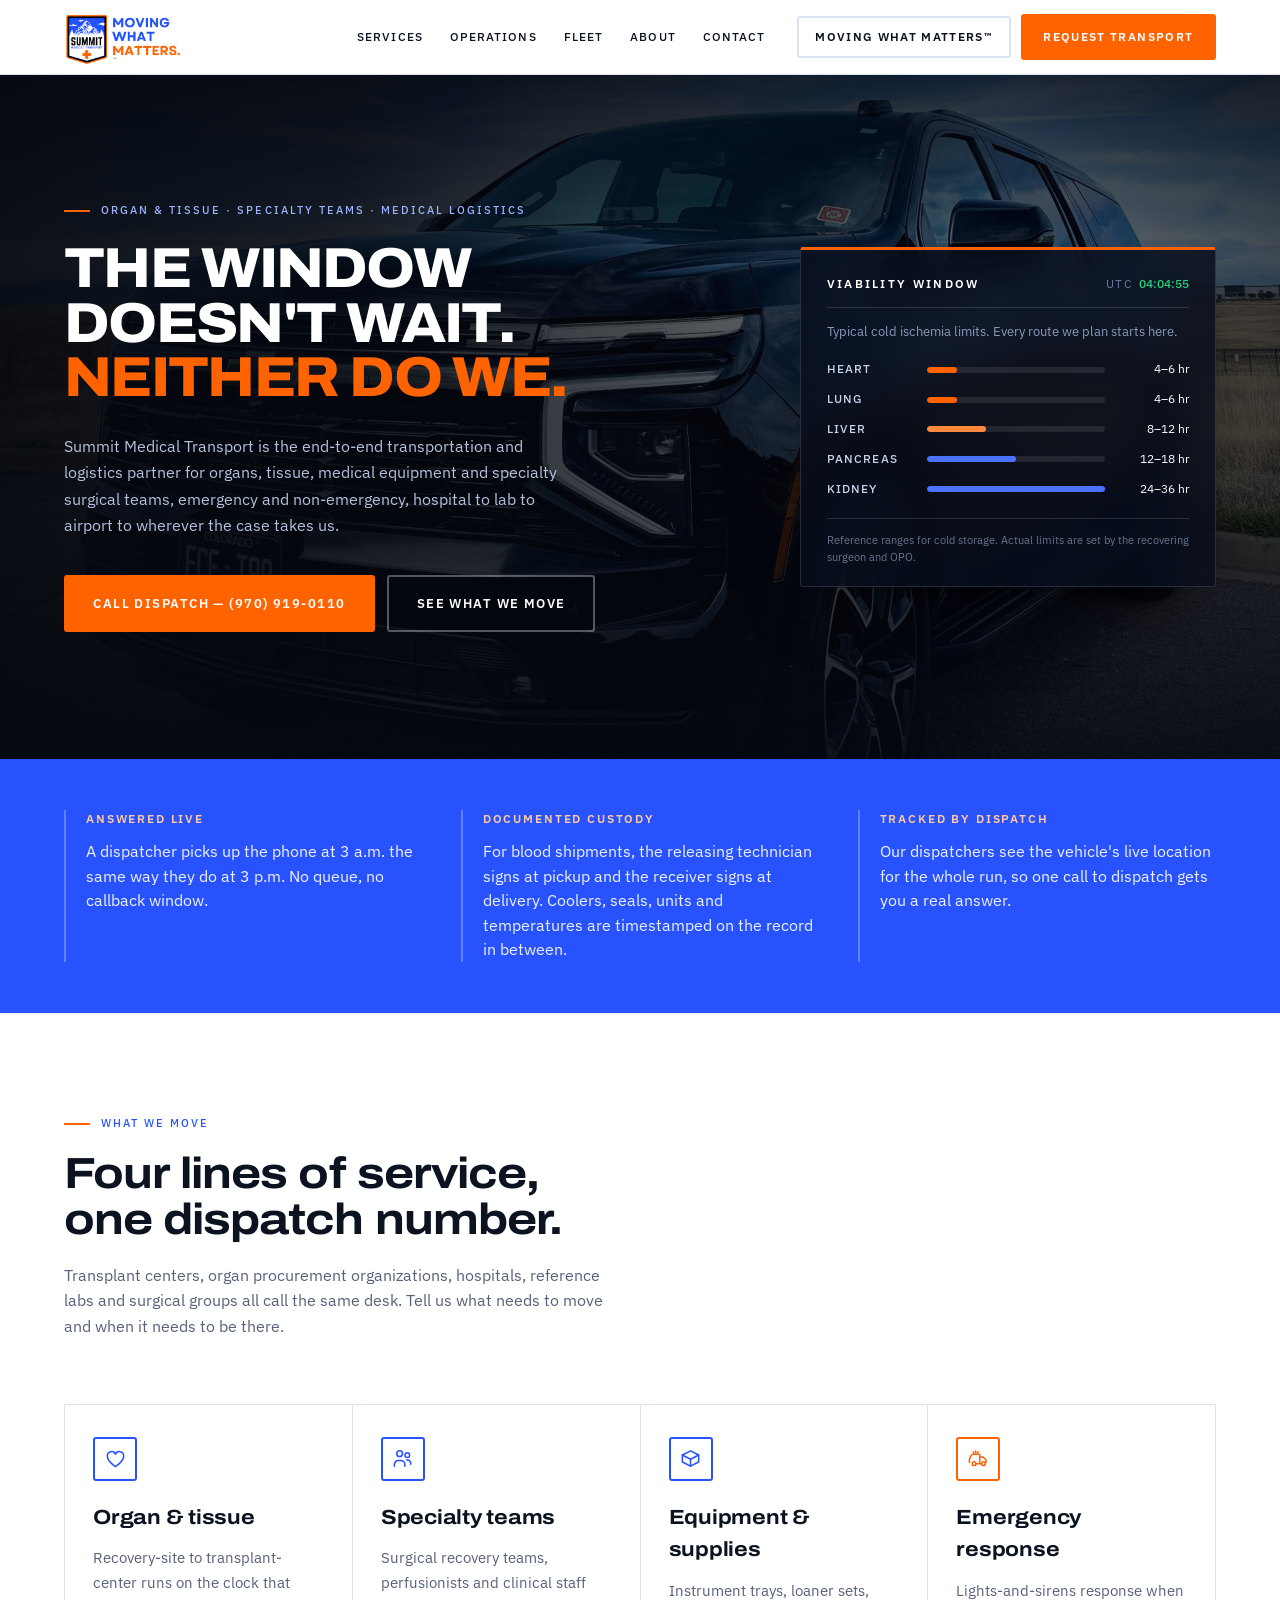
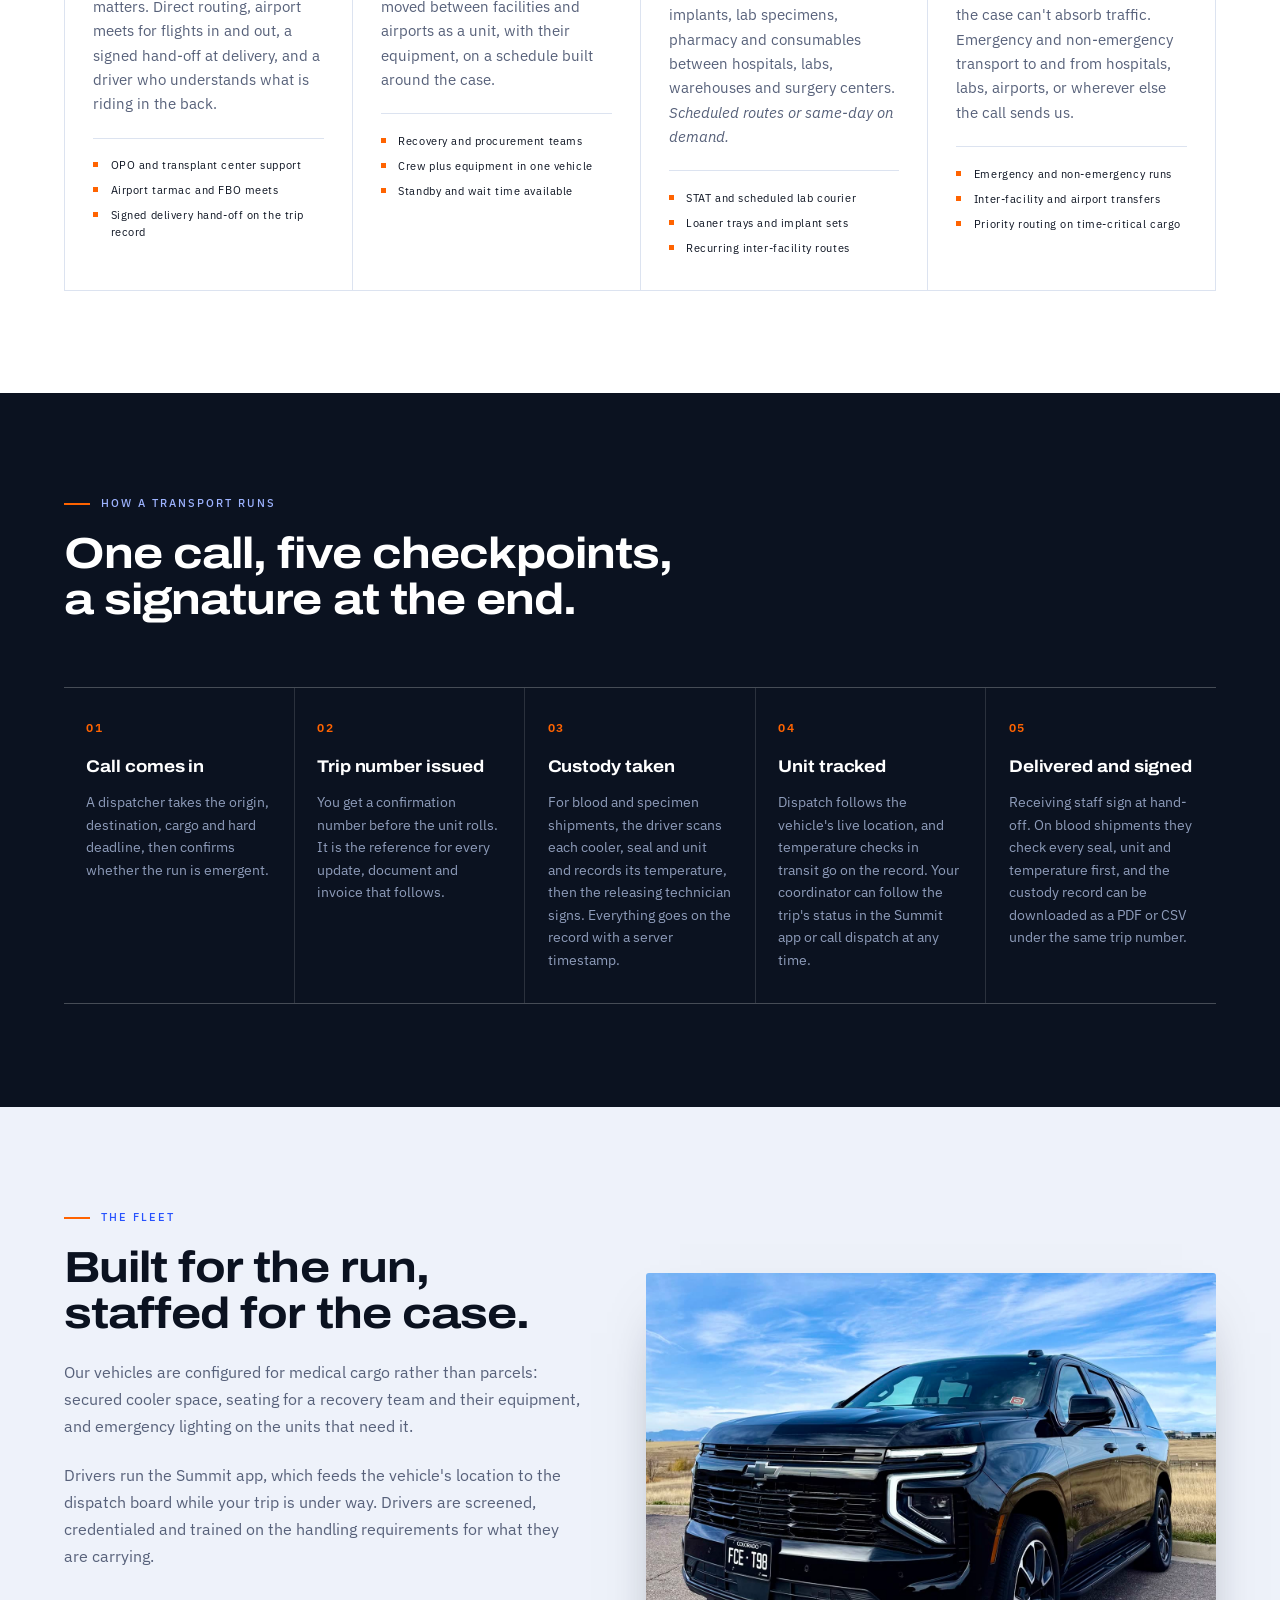
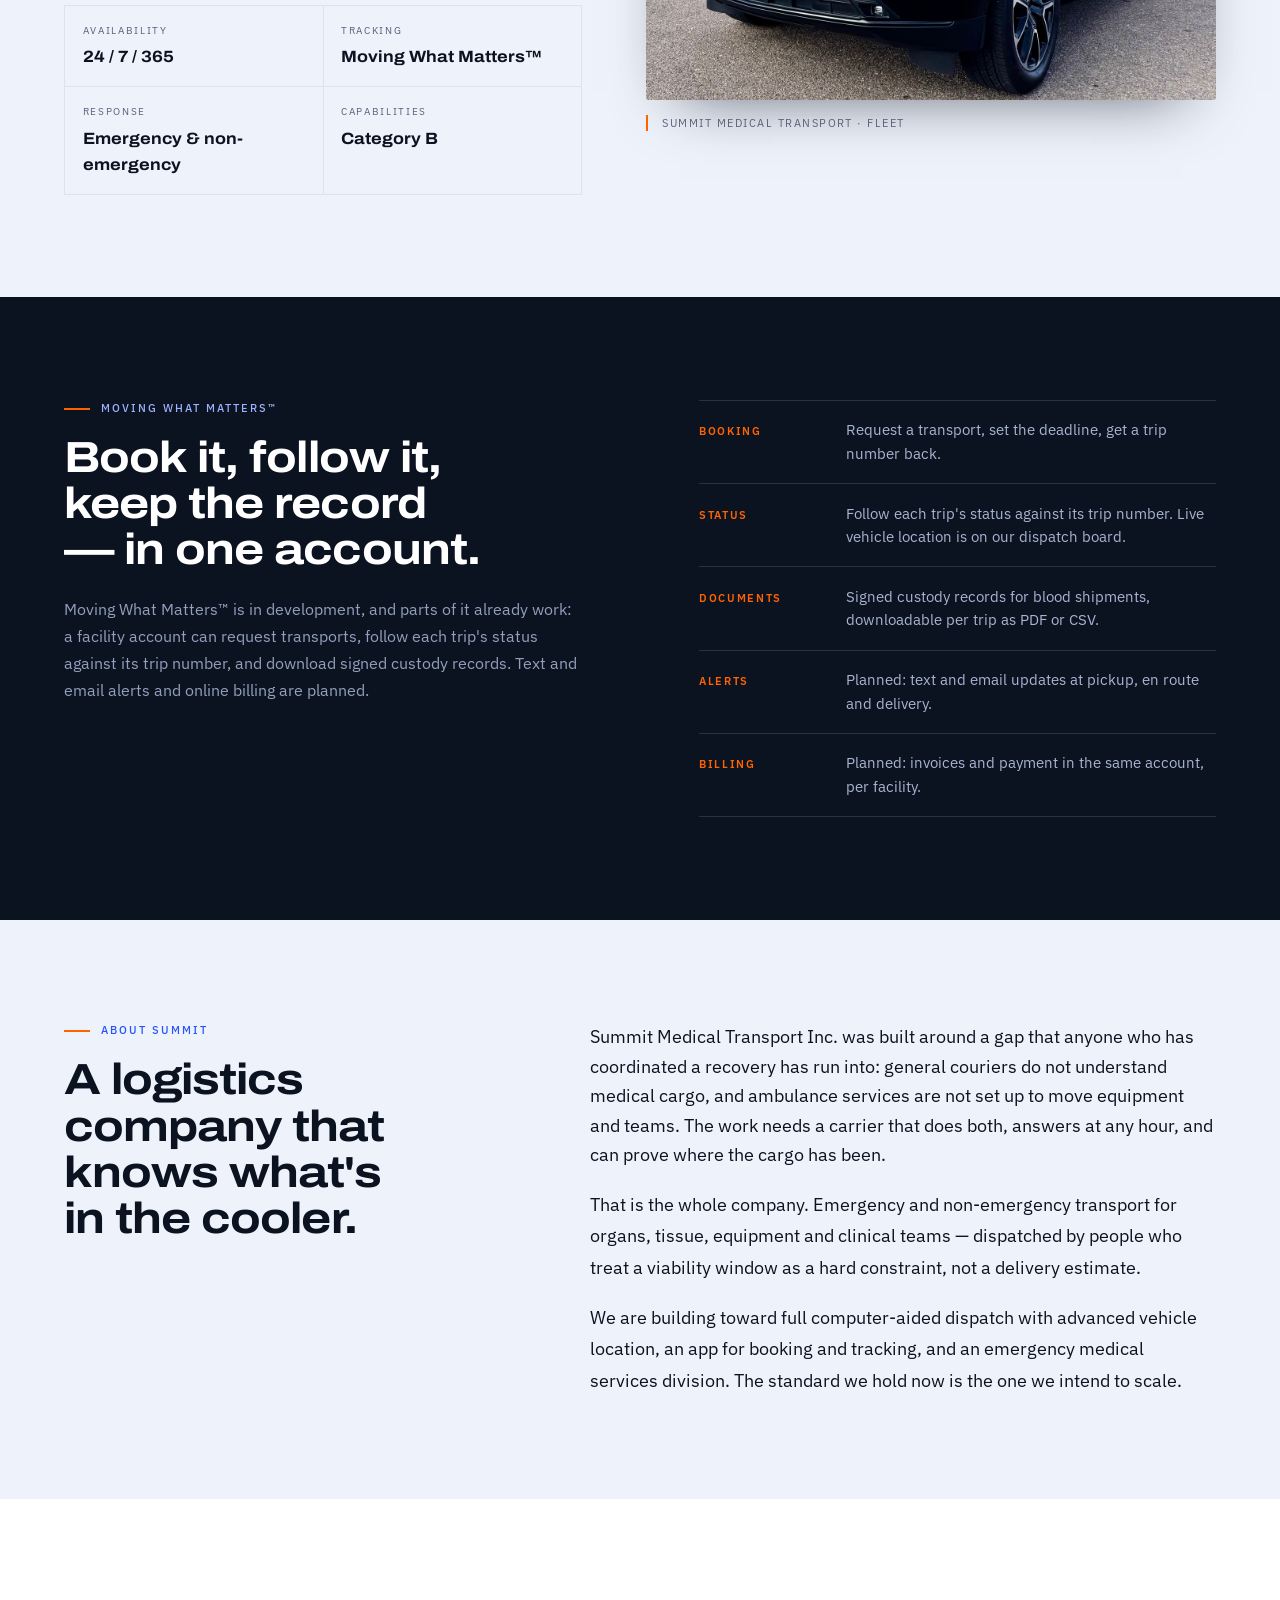
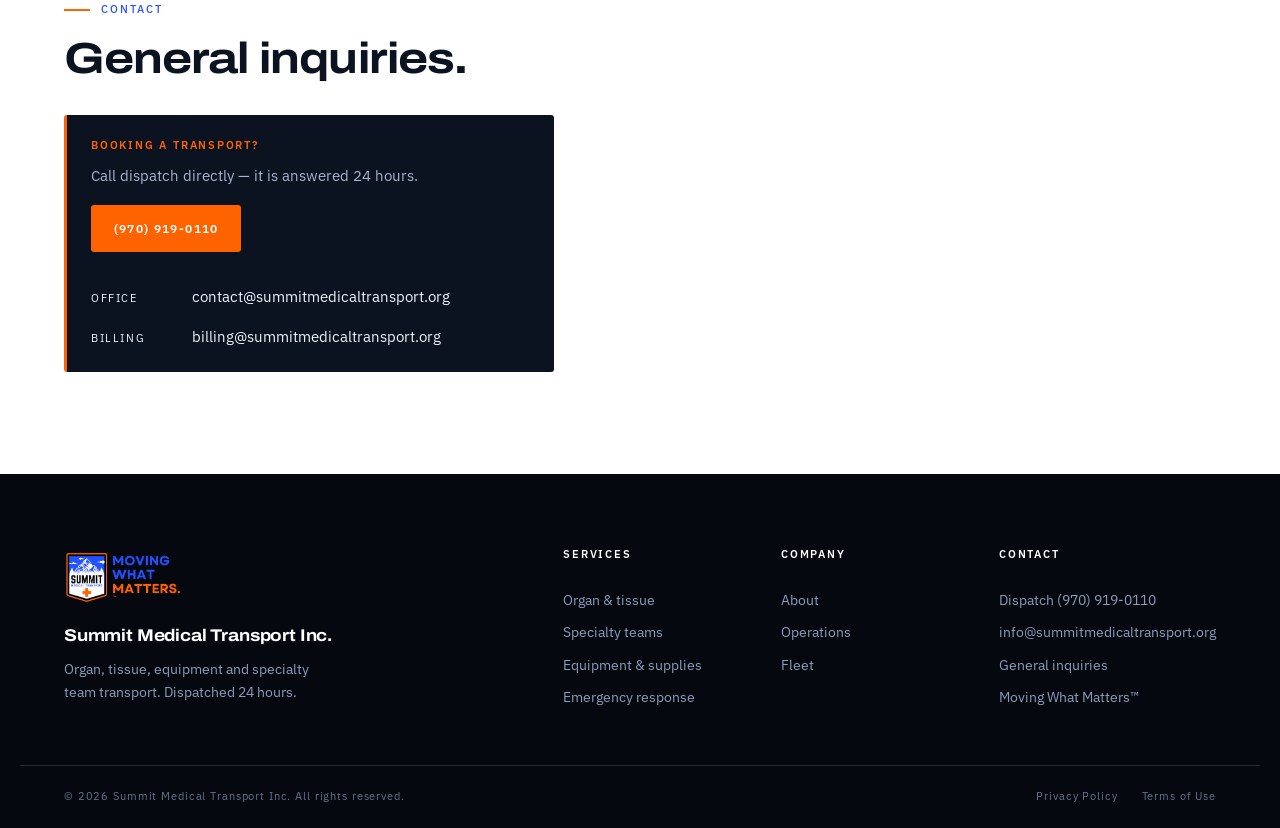
<file: index.html>
<!DOCTYPE html>
<html lang="en">
<head>
<meta charset="utf-8">
<meta name="viewport" content="width=device-width, initial-scale=1">
<title>Summit Medical Transport — Organ, Specialty Team &amp; Medical Logistics</title>
<meta name="description" content="Summit Medical Transport moves organs, tissue, medical equipment and specialty surgical teams between hospitals, labs and airports. Emergency and non-emergency transport, dispatched 24/7.">
<meta name="theme-color" content="#05080F">
<link rel="canonical" href="https://summitmedicaltransport.org/">

<meta property="og:type" content="website">
<meta property="og:url" content="https://summitmedicaltransport.org/">
<meta property="og:title" content="Summit Medical Transport">
<meta property="og:description" content="Organ, tissue, equipment and specialty team transport. Emergency and non-emergency. Dispatched 24/7.">
<meta property="og:image" content="https://summitmedicaltransport.org/assets/img/og-card.jpg">
<meta property="og:image:width" content="1200">
<meta property="og:image:height" content="630">
<meta name="twitter:card" content="summary_large_image">

<link rel="icon" href="assets/img/favicon.png" type="image/png">
<link rel="apple-touch-icon" href="assets/img/apple-touch-icon.png">

<link rel="preconnect" href="https://fonts.googleapis.com">
<link rel="preconnect" href="https://fonts.gstatic.com" crossorigin>
<link href="https://fonts.googleapis.com/css2?family=Archivo:wdth,wght@100..125,400..800&family=IBM+Plex+Mono:wght@400;500;600&family=IBM+Plex+Sans:wght@400;500;600&display=swap" rel="stylesheet">
<link rel="stylesheet" href="assets/css/styles.css">

<script type="application/ld+json">
{
  "@context": "https://schema.org",
  "@type": "MovingCompany",
  "name": "Summit Medical Transport Inc.",
  "url": "https://summitmedicaltransport.org/",
  "logo": "https://summitmedicaltransport.org/assets/img/summit-logo-512.png",
  "description": "End-to-end organ, medical equipment and specialty team transportation and logistics. Emergency and non-emergency medical transport.",
  "telephone": "+1-970-919-0110",
  "email": "dispatch@summitmedicaltransport.org",
  "areaServed": "Denver, CO",
  "openingHoursSpecification": {
    "@type": "OpeningHoursSpecification",
    "dayOfWeek": ["Monday","Tuesday","Wednesday","Thursday","Friday","Saturday","Sunday"],
    "opens": "00:00",
    "closes": "23:59"
  }
}
</script>
</head>
<body>
<a class="skip" href="#main">Skip to content</a>

<!-- ══ BANNER ════════════════════════════════════════════════════════ -->
<header class="banner" id="banner">
  <div class="wrap banner__in">
    <a class="brand" href="#top" aria-label="Summit Medical Transport, home">
      <img class="brand__mark" src="assets/img/MOVING_WHAT_MATTERS_small.png" alt="" width="1563" height="763">
    </a>

    <nav class="nav" id="nav" aria-label="Primary">
      <a href="#services">Services</a>
      <a href="#operations">Operations</a>
      <a href="#fleet">Fleet</a>
      <a href="#about">About</a>
      <!-- <a href="#careers">Careers</a> -->
      <a href="#contact">Contact</a>
    </nav>

    <div class="banner__act">
      <a class="btn btn--ghost" href="#portal">Moving What Matters&trade;</a>
      <a class="btn btn--signal" href="tel:+19709190110">Request Transport</a>
    </div>

    <button class="burger" id="burger" aria-expanded="false" aria-controls="nav" aria-label="Open menu">
      <span></span><span></span><span></span>
    </button>
  </div>
</header>

<main id="main">
<span id="top"></span>

<!-- ══ HERO ══════════════════════════════════════════════════════════ -->
<section class="hero">
  <!--
    HERO MEDIA
    To swap in fleet video later, replace this <img> with:

    <video class="hero__media" autoplay muted loop playsinline poster="assets/img/fleet-hero.jpg">
      <source src="assets/video/fleet.mp4" type="video/mp4">
    </video>

    Keep the .hero__scrim div below it — it holds the text contrast.
  -->
  <img class="hero__media" src="assets/img/fleet-hero.jpg" alt="" width="1920" height="1200" fetchpriority="high">
  <div class="hero__scrim" aria-hidden="true"></div>

  <div class="wrap hero__in">
    <div class="hero__copy">
      <p class="eyebrow eyebrow--onDark">Organ &amp; tissue · Specialty teams · Medical logistics</p>
      <h1 class="hero__h1">The window<br>doesn't&nbsp;wait.<br><em>Neither&nbsp;do&nbsp;we.</em></h1>
      <p class="hero__lede">
        Summit Medical Transport is the end-to-end transportation and logistics
        partner for organs, tissue, medical equipment and specialty surgical
        teams, emergency and non-emergency, hospital to lab to airport to
        wherever the case takes us.
      </p>
      <div class="hero__cta">
        <a class="btn btn--signal btn--lg" href="tel:+19709190110">Call dispatch — (970) 919-0110</a>
        <a class="btn btn--outline btn--lg" href="#services">See what we move</a>
      </div>
    </div>

    <!-- ══ SIGNATURE: VIABILITY BOARD ══ -->
    <aside class="board" aria-labelledby="board-h">
      <header class="board__head">
        <h2 class="board__title" id="board-h">Viability window</h2>
        <p class="board__clock"><span class="board__clockLabel">UTC</span><span id="utc" class="board__clockVal">--:--:--</span></p>
      </header>
      <p class="board__note">Typical cold ischemia limits. Every route we plan starts here.</p>
      <ul class="board__list">
        <li class="board__row" style="--pct:17%; --tone:var(--signal)">
          <span class="board__organ">Heart</span>
          <span class="board__track"><i class="board__fill"></i></span>
          <span class="board__val">4–6 hr</span>
        </li>
        <li class="board__row" style="--pct:17%; --tone:var(--signal)">
          <span class="board__organ">Lung</span>
          <span class="board__track"><i class="board__fill"></i></span>
          <span class="board__val">4–6 hr</span>
        </li>
        <li class="board__row" style="--pct:33%; --tone:var(--signal-soft)">
          <span class="board__organ">Liver</span>
          <span class="board__track"><i class="board__fill"></i></span>
          <span class="board__val">8–12 hr</span>
        </li>
        <li class="board__row" style="--pct:50%; --tone:var(--summit-lift)">
          <span class="board__organ">Pancreas</span>
          <span class="board__track"><i class="board__fill"></i></span>
          <span class="board__val">12–18 hr</span>
        </li>
        <li class="board__row" style="--pct:100%; --tone:var(--summit-lift)">
          <span class="board__organ">Kidney</span>
          <span class="board__track"><i class="board__fill"></i></span>
          <span class="board__val">24–36 hr</span>
        </li>
      </ul>
      <p class="board__foot">Reference ranges for cold storage. Actual limits are set by the recovering surgeon and OPO.</p>
    </aside>
  </div>
</section>

<!-- ══ PROMISE STRIP ═════════════════════════════════════════════════ -->
<section class="strip" aria-label="How we operate">
  <div class="wrap strip__in">
    <div class="strip__item">
      <p class="strip__k">Answered live</p>
      <p class="strip__v">A dispatcher picks up the phone at 3&nbsp;a.m. the same way they do at 3&nbsp;p.m. No queue, no callback window.</p>
    </div>
    <div class="strip__item">
      <p class="strip__k">Documented custody</p>
      <p class="strip__v">For blood shipments, the releasing technician signs at pickup and the receiver signs at delivery. Coolers, seals, units and temperatures are timestamped on the record in between.</p>
    </div>
    <div class="strip__item">
      <p class="strip__k">Tracked by dispatch</p>
      <p class="strip__v">Our dispatchers see the vehicle's live location for the whole run, so one call to dispatch gets you a real answer.</p>
    </div>
  </div>
</section>

<!-- ══ SERVICES ══════════════════════════════════════════════════════ -->
<section class="sec sec--paper" id="services">
  <div class="wrap">
    <header class="sechead">
      <p class="eyebrow">What we move</p>
      <h2 class="sechead__h">Four lines of service, one dispatch number.</h2>
      <p class="sechead__p">
        Transplant centers, organ procurement organizations, hospitals, reference
        labs and surgical groups all call the same desk. Tell us what needs to
        move and when it needs to be there.
      </p>
    </header>

    <div class="cards">
      <article class="card">
        <span class="card__ico" aria-hidden="true">
          <svg viewBox="0 0 24 24" fill="none" stroke="currentColor" stroke-width="1.6" stroke-linecap="round" stroke-linejoin="round">
            <path d="M12 20.5S3.5 15.2 3.5 9.4A4.4 4.4 0 0 1 12 7.6a4.4 4.4 0 0 1 8.5 1.8c0 5.8-8.5 11.1-8.5 11.1Z"/>
          </svg>
        </span>
        <h3 class="card__h">Organ &amp; tissue</h3>
        <p class="card__p">
          Recovery-site to transplant-center runs on the clock that matters.
          Direct routing, airport meets for flights in and out, a signed hand-off
          at delivery, and a driver who understands what is riding in the back.
        </p>
        <ul class="card__ul">
          <li>OPO and transplant center support</li>
          <li>Airport tarmac and FBO meets</li>
          <li>Signed delivery hand-off on the trip record</li>
        </ul>
      </article>

      <article class="card">
        <span class="card__ico" aria-hidden="true">
          <svg viewBox="0 0 24 24" fill="none" stroke="currentColor" stroke-width="1.6" stroke-linecap="round" stroke-linejoin="round">
            <circle cx="9" cy="7" r="3"/><circle cx="17" cy="8.5" r="2.4"/>
            <path d="M3.5 20v-1.6A4.4 4.4 0 0 1 7.9 14h2.2a4.4 4.4 0 0 1 4.4 4.4V20"/>
            <path d="M16.4 13.6h.9a3.2 3.2 0 0 1 3.2 3.2V18"/>
          </svg>
        </span>
        <h3 class="card__h">Specialty teams</h3>
        <p class="card__p">
          Surgical recovery teams, perfusionists and clinical staff moved between
          facilities and airports as a unit, with their equipment, on a schedule
          built around the case.
        </p>
        <ul class="card__ul">
          <li>Recovery and procurement teams</li>
          <li>Crew plus equipment in one vehicle</li>
          <li>Standby and wait time available</li>
        </ul>
      </article>

      <article class="card">
        <span class="card__ico" aria-hidden="true">
          <svg viewBox="0 0 24 24" fill="none" stroke="currentColor" stroke-width="1.6" stroke-linecap="round" stroke-linejoin="round">
            <path d="M3.5 8.4 12 4l8.5 4.4v7.2L12 20l-8.5-4.4Z"/>
            <path d="M3.5 8.4 12 12.8l8.5-4.4M12 12.8V20"/>
          </svg>
        </span>
        <h3 class="card__h">Equipment &amp; supplies</h3>
        <p class="card__p">
          Instrument trays, loaner sets, implants, lab specimens, pharmacy and
          consumables between hospitals, labs, warehouses and surgery centers.
          <i>Scheduled routes or same-day on demand.</i>
        </p>
        <ul class="card__ul">
          <li>STAT and scheduled lab courier</li>
          <li>Loaner trays and implant sets</li>
          <li>Recurring inter-facility routes</li>
        </ul>
      </article>

      <article class="card card--signal">
        <span class="card__ico" aria-hidden="true">
          <svg viewBox="0 0 24 24" fill="none" stroke="currentColor" stroke-width="1.6" stroke-linecap="round" stroke-linejoin="round">
            <path d="M2.5 16.2v-3.4l1.9-4.1A2 2 0 0 1 6.2 7.5h7.1v8.7"/>
            <path d="M13.3 10.4h3.6l2.9 3.1v2.7"/>
            <circle cx="7.4" cy="17.4" r="1.9"/><circle cx="17.2" cy="17.4" r="1.9"/>
            <path d="M9.3 17.4h5.9M9 4.3v1.6M6.4 5.1l.8 1.4M11.6 5.1l-.8 1.4"/>
          </svg>
        </span>
        <h3 class="card__h">Emergency response</h3>
        <p class="card__p">
          Lights-and-sirens response when the case can't absorb traffic. Emergency
          and non-emergency transport to and from hospitals, labs, airports, or
          wherever else the call sends us.
        </p>
        <ul class="card__ul">
          <li>Emergency and non-emergency runs</li>
          <li>Inter-facility and airport transfers</li>
          <li>Priority routing on time-critical cargo</li>
        </ul>
      </article>
    </div>
  </div>
</section>

<!-- ══ OPERATIONS ════════════════════════════════════════════════════ -->
<section class="sec sec--ink" id="operations">
  <div class="wrap">
    <header class="sechead sechead--onDark">
      <p class="eyebrow eyebrow--onDark">How a transport runs</p>
      <h2 class="sechead__h">One call, five checkpoints, a signature at the end.</h2>
      <!-- <p class="sechead__p">
        This is the sequence behind every trip number we issue. It is the same
        whether you are moving a kidney at 2&nbsp;a.m. or a tray of instruments on
        a standing Tuesday route.
      </p> -->
    </header>

    <ol class="steps">
      <li class="step">
        <p class="step__n">01</p>
        <h3 class="step__h">Call comes in</h3>
        <p class="step__p">A dispatcher takes the origin, destination, cargo and hard deadline, then confirms whether the run is emergent.</p>
      </li>
      <li class="step">
        <p class="step__n">02</p>
        <h3 class="step__h">Trip number issued</h3>
        <p class="step__p">You get a confirmation number before the unit rolls. It is the reference for every update, document and invoice that follows.</p>
      </li>
      <li class="step">
        <p class="step__n">03</p>
        <h3 class="step__h">Custody taken</h3>
        <p class="step__p">For blood and specimen shipments, the driver scans each cooler, seal and unit and records its temperature, then the releasing technician signs. Everything goes on the record with a server timestamp.</p>
      </li>
      <li class="step">
        <p class="step__n">04</p>
        <h3 class="step__h">Unit tracked</h3>
        <p class="step__p">Dispatch follows the vehicle's live location, and temperature checks in transit go on the record. Your coordinator can follow the trip's status in the Summit app or call dispatch at any time.</p>
      </li>
      <li class="step">
        <p class="step__n">05</p>
        <h3 class="step__h">Delivered and signed</h3>
        <p class="step__p">Receiving staff sign at hand-off. On blood shipments they check every seal, unit and temperature first, and the custody record can be downloaded as a PDF or CSV under the same trip number.</p>
      </li>
    </ol>
  </div>
</section>

<!-- ══ FLEET ═════════════════════════════════════════════════════════ -->
<section class="sec sec--frost" id="fleet">
  <div class="wrap fleet__grid">
    <div class="fleet__copy">
      <p class="eyebrow">The fleet</p>
      <h2 class="sechead__h">Built for the run, staffed for the case.</h2>
      <p class="fleet__p">
        Our vehicles are configured for medical cargo rather than parcels:
        secured cooler space, seating for a recovery team and their equipment, and
        emergency lighting on the units that need it.
      </p>
      <p class="fleet__p">
        Drivers run the Summit app, which feeds the vehicle's location to the
        dispatch board while your trip is under way. Drivers are screened, credentialed
        and trained on the handling requirements for what they are carrying.
      </p>
      <dl class="fleet__specs">
        <div><dt>Availability</dt><dd>24 / 7 / 365</dd></div>
        <div><dt>Tracking</dt><dd>Moving What Matters&trade;</dd></div>
        <div><dt>Response</dt><dd>Emergency &amp; non-emergency</dd></div>
        <div><dt>Capabilities</dt><dd>Category B</dd></div>
      </dl>
    </div>

    <figure class="fleet__shot">
      <img class="shot__img" src="assets/img/fleet-01.jpg" alt="A Summit Medical Transport Chevrolet Suburban parked on open ground with the Front Range in the distance" width="1440" height="1080" loading="lazy">
      <figcaption class="shot__cap">Summit Medical Transport · fleet</figcaption>
    </figure>
  </div>
</section>

<!-- ══ PORTAL ════════════════════════════════════════════════════════ -->
<section class="sec sec--ink" id="portal">
  <div class="wrap portal__grid">
    <div class="portal__copy">
      <p class="eyebrow eyebrow--onDark">Moving What Matters&trade;</p>
      <h2 class="sechead__h">Book it, follow it, keep the record — in one account.</h2>
      <p class="portal__p">
        Moving What Matters&trade; is in development, and parts of it already
        work: a facility account can request transports, follow each trip's
        status against its trip number, and download signed custody records.
        Text and email alerts and online billing are planned.
      </p>
      <!-- <form class="portal__form" id="portal-form" novalidate>
        <label class="portal__label" for="portal-email">Get told when it opens</label>
        <div class="portal__row">
          <input class="portal__input" id="portal-email" name="email" type="email" autocomplete="email" placeholder="you@hospital.org" required>
          <button class="btn btn--signal" type="submit">Notify me</button>
        </div>
        <p class="portal__msg" id="portal-msg" role="status"></p>
      </form> -->
    </div>

    <ul class="portal__list">
      <li class="portal__item"><span class="portal__tag">Booking</span>Request a transport, set the deadline, get a trip number back.</li>
      <li class="portal__item"><span class="portal__tag">Status</span>Follow each trip's status against its trip number. Live vehicle location is on our dispatch board.</li>
      <li class="portal__item"><span class="portal__tag">Documents</span>Signed custody records for blood shipments, downloadable per trip as PDF or CSV.</li>
      <li class="portal__item"><span class="portal__tag">Alerts</span>Planned: text and email updates at pickup, en route and delivery.</li>
      <li class="portal__item"><span class="portal__tag">Billing</span>Planned: invoices and payment in the same account, per facility.</li>
    </ul>
  </div>
</section>

<!-- ══ ABOUT ═════════════════════════════════════════════════════════ -->
<section class="sec sec--frost" id="about">
  <div class="wrap about__grid">
    <div class="about__lead">
      <p class="eyebrow">About Summit</p>
      <h2 class="sechead__h">A logistics company that knows what's in the cooler.</h2>
    </div>
    <div class="about__body">
      <p>
        Summit Medical Transport Inc. was built around a gap that anyone who has
        coordinated a recovery has run into: general couriers do not understand
        medical cargo, and ambulance services are not set up to move equipment
        and teams. The work needs a carrier that does both, answers at any hour,
        and can prove where the cargo has been.
      </p>
      <p>
        That is the whole company. Emergency and non-emergency transport for
        organs, tissue, equipment and clinical teams — dispatched by people who
        treat a viability window as a hard constraint, not a delivery estimate.
      </p>
      <p>
        We are building toward full computer-aided dispatch with advanced vehicle
        location, an app for booking and tracking, and an emergency
        medical services division. The standard we hold now is the one we intend
        to scale.
      </p>
    </div>
  </div>
</section>

<!-- ══ CAREERS ═══════════════════════════════════════════════════════ -->
<!-- <section class="sec sec--frost" id="careers">
  <div class="wrap">
    <header class="sechead">
      <p class="eyebrow">Careers</p>
      <h2 class="sechead__h">We hire for judgment at 3 a.m.</h2>
      <p class="sechead__p">
        The job is driving, but the standard is clinical. If you hold a clean
        record, take documentation seriously and want work that matters at the
        other end of the trip, we want to hear from you.
      </p>
    </header>

    <ul class="jobs">
      <li class="job">
        <div class="job__main">
          <h3 class="job__h">Medical Transport Driver</h3>
          <p class="job__meta"><span>Full-time</span><span>Denver, CO</span><span>Day &amp; night rotations</span></p>
          <p class="job__p">Organ, tissue, equipment and specimen runs. Clean driving record, background check and drug screen required. EVOC or emergency driving experience preferred.</p>
        </div>
        <a class="btn btn--outlineDark" href="mailto:careers@summitmedicaltransport.org?subject=Medical%20Transport%20Driver">Apply</a>
      </li>
      <li class="job">
        <div class="job__main">
          <h3 class="job__h">Dispatcher</h3>
          <p class="job__meta"><span>Full-time</span><span>Denver, CO</span><span>12-hour shifts</span></p>
          <p class="job__p">Take the call, build the run, keep the board honest. Prior EMS, 911 or medical logistics dispatch experience strongly preferred. CAD experience a plus.</p>
        </div>
        <a class="btn btn--outlineDark" href="mailto:careers@summitmedicaltransport.org?subject=Dispatcher">Apply</a>
      </li>
      <li class="job job--open">
        <div class="job__main">
          <h3 class="job__h">Don't see your role?</h3>
          <p class="job__p">We add positions as we add coverage. Send a résumé and tell us what you do — we keep them on file and we do call back.</p>
        </div>
        <a class="btn btn--outlineDark" href="mailto:careers@summitmedicaltransport.org?subject=General%20application">Send résumé</a>
      </li>
    </ul>
  </div>
</section> -->

<!-- ══ CONTACT ═══════════════════════════════════════════════════════ -->
<section class="sec sec--paper" id="contact">
  <div class="wrap contact__grid">
    <div class="contact__copy">
      <p class="eyebrow">Contact</p>
      <h2 class="sechead__h">General inquiries.</h2>
      <!-- <p class="contact__p">
        This form goes to the office, not the dispatch desk. Use it for
        partnerships, accounts, billing questions and vendor inquiries.
      </p> -->
      <div class="contact__urgent">
        <p class="contact__urgentK">Booking a transport?</p>
        <p class="contact__urgentV">Call dispatch directly — it is answered 24 hours.</p>
        <a class="btn btn--signal" href="tel:+19709190110">(970) 919-0110</a>
      <dl class="contact__meta">
        <div><dt>Office</dt><dd><a href="mailto:contact@summitmedicaltransport.org">contact@summitmedicaltransport.org</a></dd></div>
        <!-- <div><dt>Careers</dt><dd><a href="mailto:careers@summitmedicaltransport.org">careers@summitmedicaltransport.org</a></dd></div> -->
        <div><dt>Billing</dt><dd><a href="mailto:billing@summitmedicaltransport.org">billing@summitmedicaltransport.org</a></dd></div>
      </dl>
      </div>
    </div>

    <!--
      FORM ENDPOINT
      This form does not send anywhere yet. Set the action attribute to your
      handler (Formspree, Basin, your own API, etc.) and delete the
      data-demo attribute to turn off the local-only confirmation.
    -->
    <!-- <form class="cform" id="contact-form" method="post" action="" data-demo novalidate>
      <div class="cform__grid">
        <p class="field">
          <label for="cf-name">Name</label>
          <input id="cf-name" name="name" type="text" autocomplete="name" required>
        </p>
        <p class="field">
          <label for="cf-org">Organization</label>
          <input id="cf-org" name="organization" type="text" autocomplete="organization">
        </p>
        <p class="field">
          <label for="cf-email">Email</label>
          <input id="cf-email" name="email" type="email" autocomplete="email" required>
        </p>
        <p class="field">
          <label for="cf-phone">Phone</label>
          <input id="cf-phone" name="phone" type="tel" autocomplete="tel">
        </p>
        <p class="field field--full">
          <label for="cf-topic">Reason for contact</label>
          <select id="cf-topic" name="topic">
            <option>New account or partnership</option>
            <option>Billing or invoicing</option>
            <option>Vendor inquiry</option>
            <option>Media</option>
            <option>Something else</option>
          </select>
        </p>
        <p class="field field--full">
          <label for="cf-msg">Message</label>
          <textarea id="cf-msg" name="message" rows="5" required></textarea>
        </p>
      </div>
      <div class="cform__foot">
        <button class="btn btn--summit btn--lg" type="submit">Send inquiry</button>
        <p class="cform__msg" id="cform-msg" role="status"></p>
      </div>
    </form> -->
  </div>
</section>
</main>

<!-- ══ FOOTER ════════════════════════════════════════════════════════ -->
<footer class="foot">
  <div class="wrap foot__in">
    <div class="foot__brand">
      <img class="foot__mark" src="assets/img/MOVING_WHAT_MATTERS_small.png" alt="" width="1563" height="763">
      <p class="foot__legal">Summit Medical Transport Inc.</p>
      <p class="foot__tag">Organ, tissue, equipment and specialty team transport. Dispatched 24 hours.</p>
    </div>

    <nav class="foot__nav" aria-label="Footer">
      <div class="foot__col">
        <h2 class="foot__h">Services</h2>
        <a href="#services">Organ &amp; tissue</a>
        <a href="#services">Specialty teams</a>
        <a href="#services">Equipment &amp; supplies</a>
        <a href="#services">Emergency response</a>
      </div>
      <div class="foot__col">
        <h2 class="foot__h">Company</h2>
        <a href="#about">About</a>
        <a href="#operations">Operations</a>
        <a href="#fleet">Fleet</a>
        <!-- <a href="#careers">Careers</a> -->
      </div>
      <div class="foot__col">
        <h2 class="foot__h">Contact</h2>
        <a href="tel:+19709190110">Dispatch (970) 919-0110</a>
        <a href="mailto:info@summitmedicaltransport.org">info@summitmedicaltransport.org</a>
        <a href="#contact">General inquiries</a>
        <a href="#portal">Moving What Matters&trade;</a>
      </div>
    </nav>
  </div>

  <div class="wrap foot__base">
    <p class="foot__copy">© <span id="yr">2026</span> Summit Medical Transport Inc. All rights reserved.</p>
    <p class="foot__links">
      <a href="privacy.html">Privacy Policy</a>
      <a href="terms.html">Terms of Use</a>
    </p>
  </div>
</footer>

<script src="assets/js/main.js" defer></script>
</body>
</html>
</file>
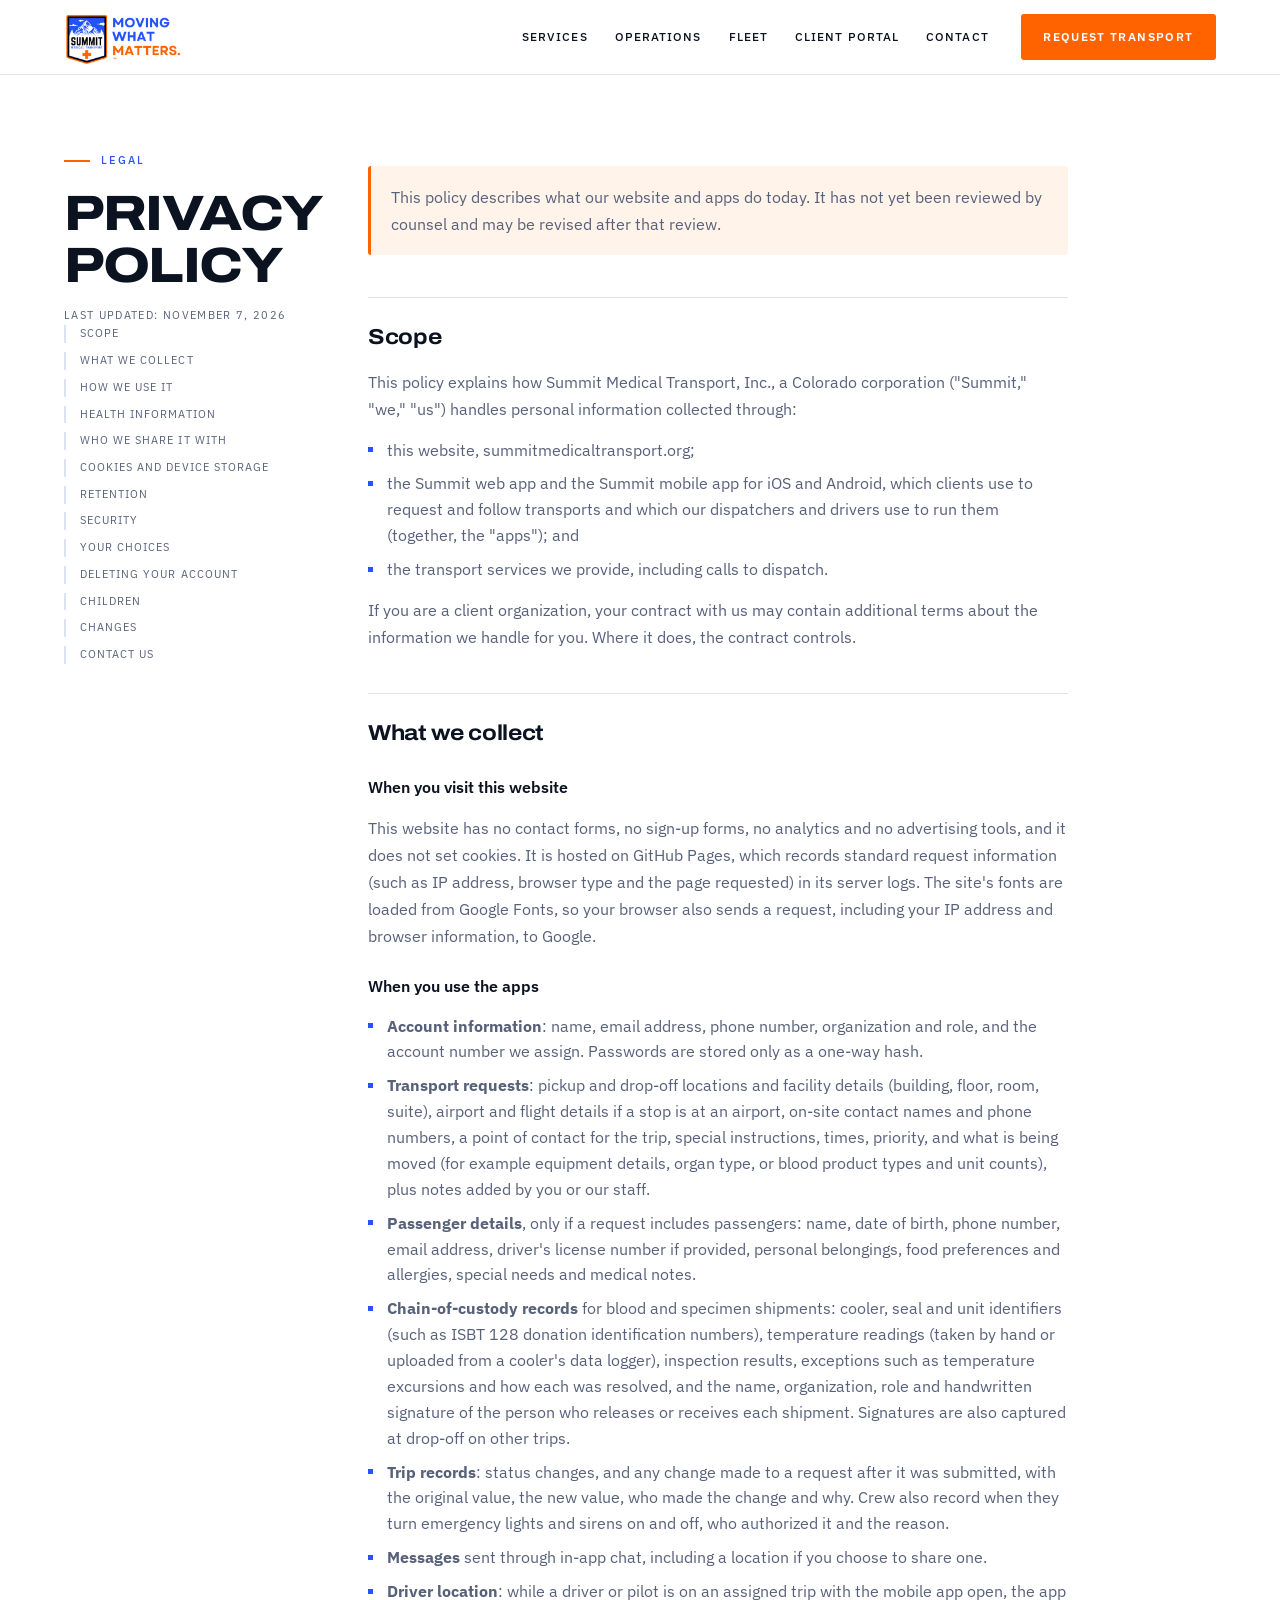
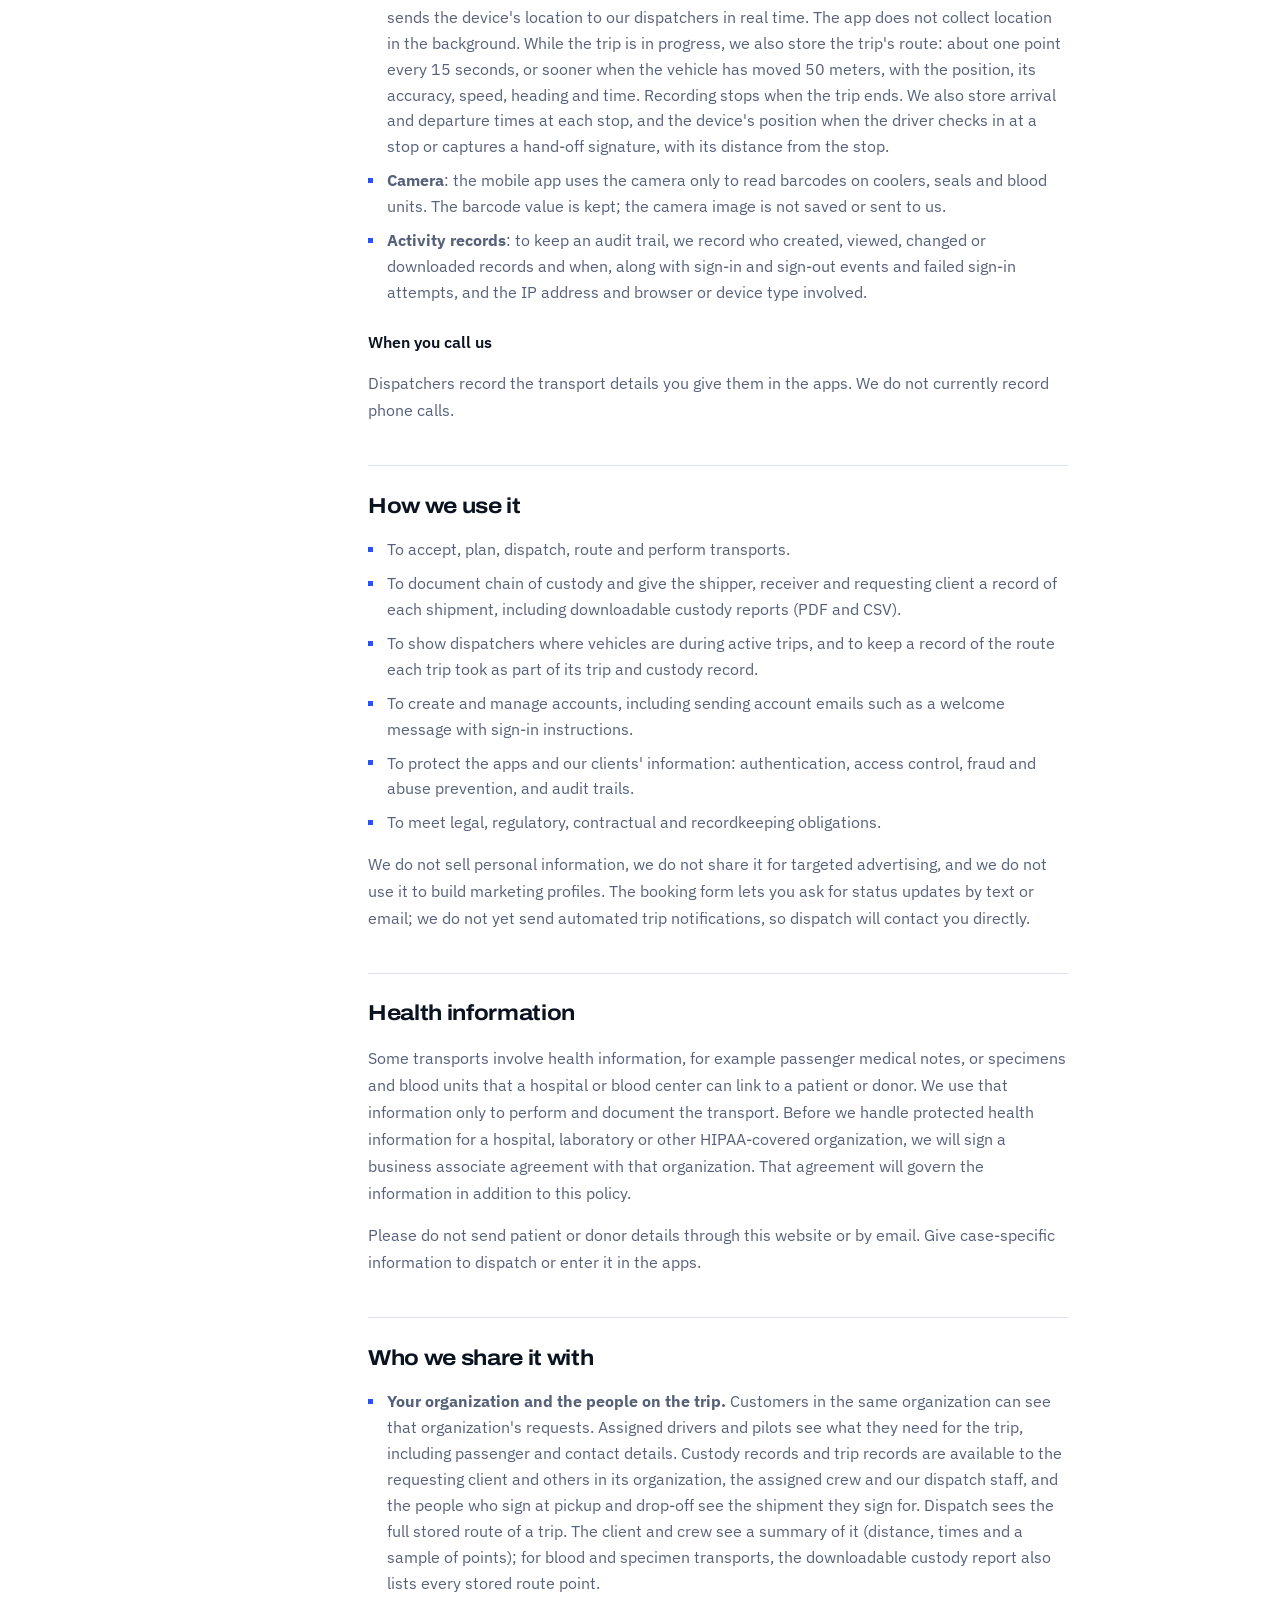
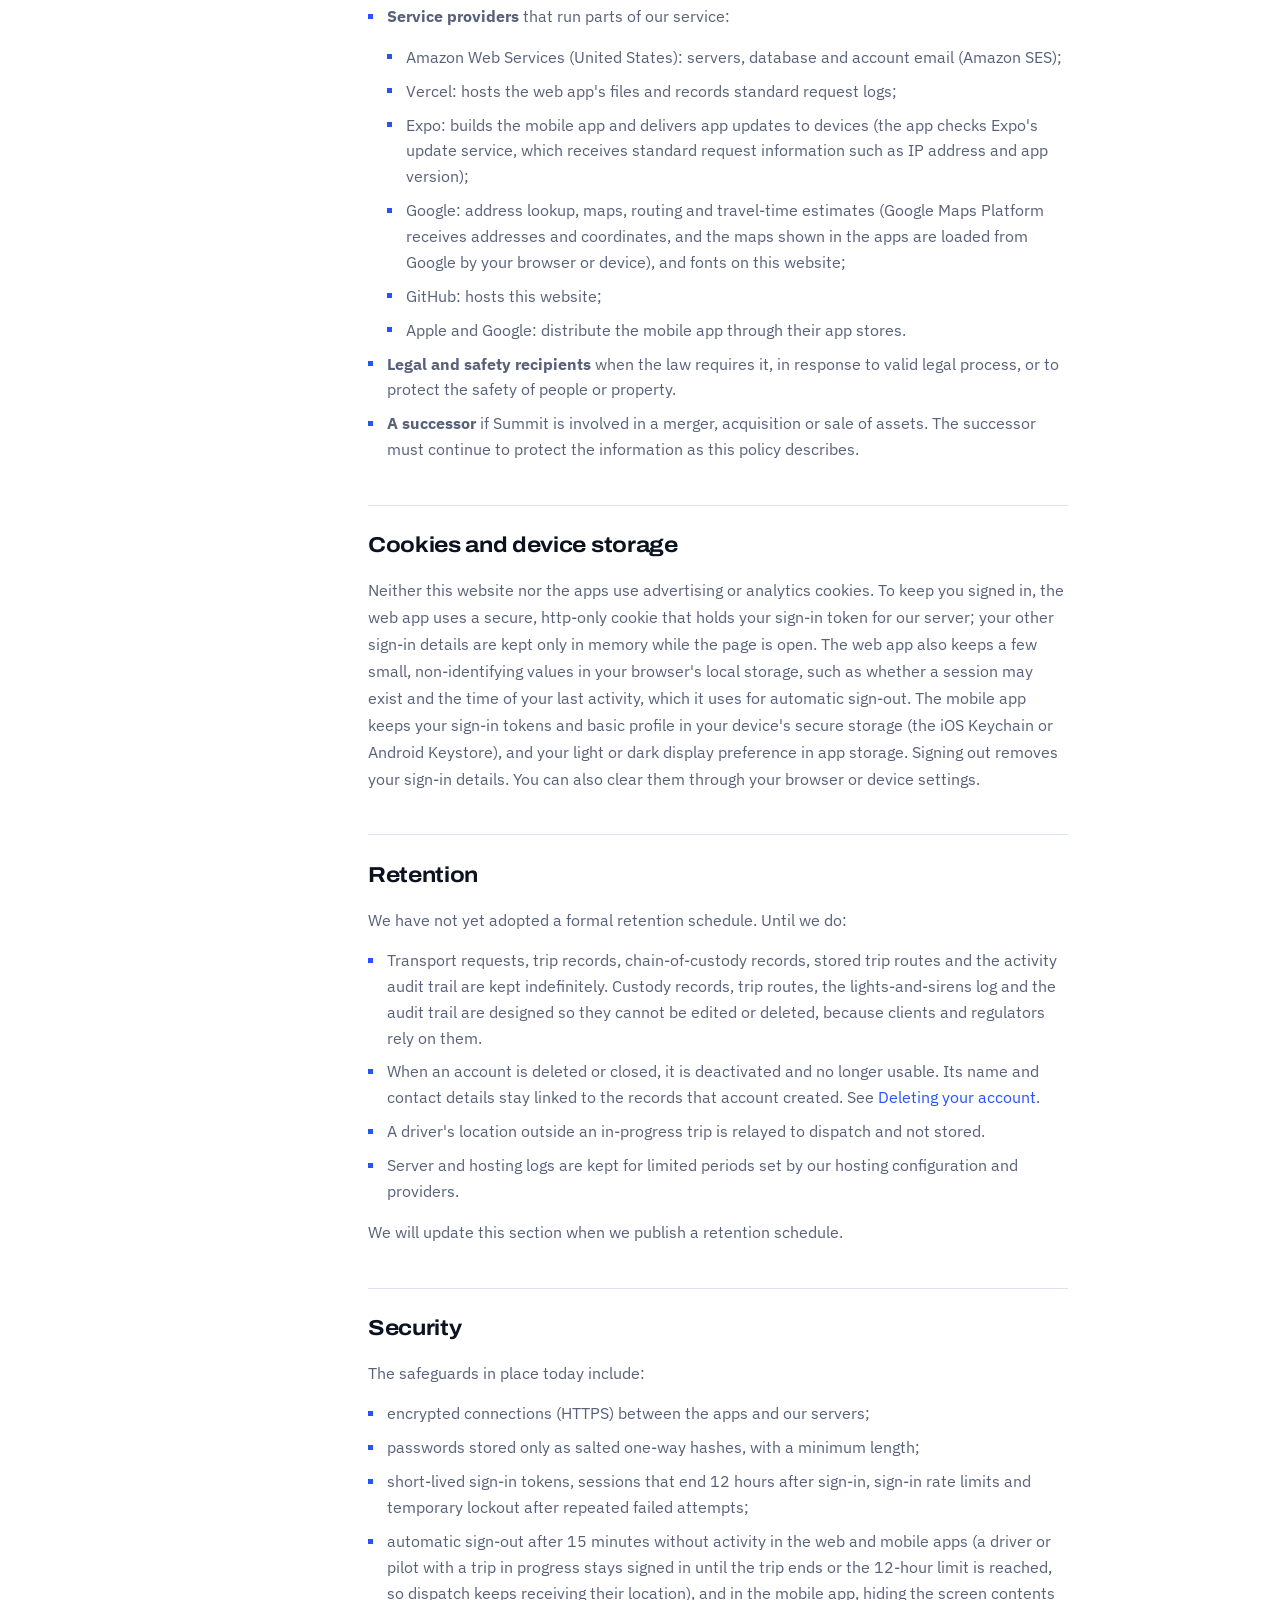
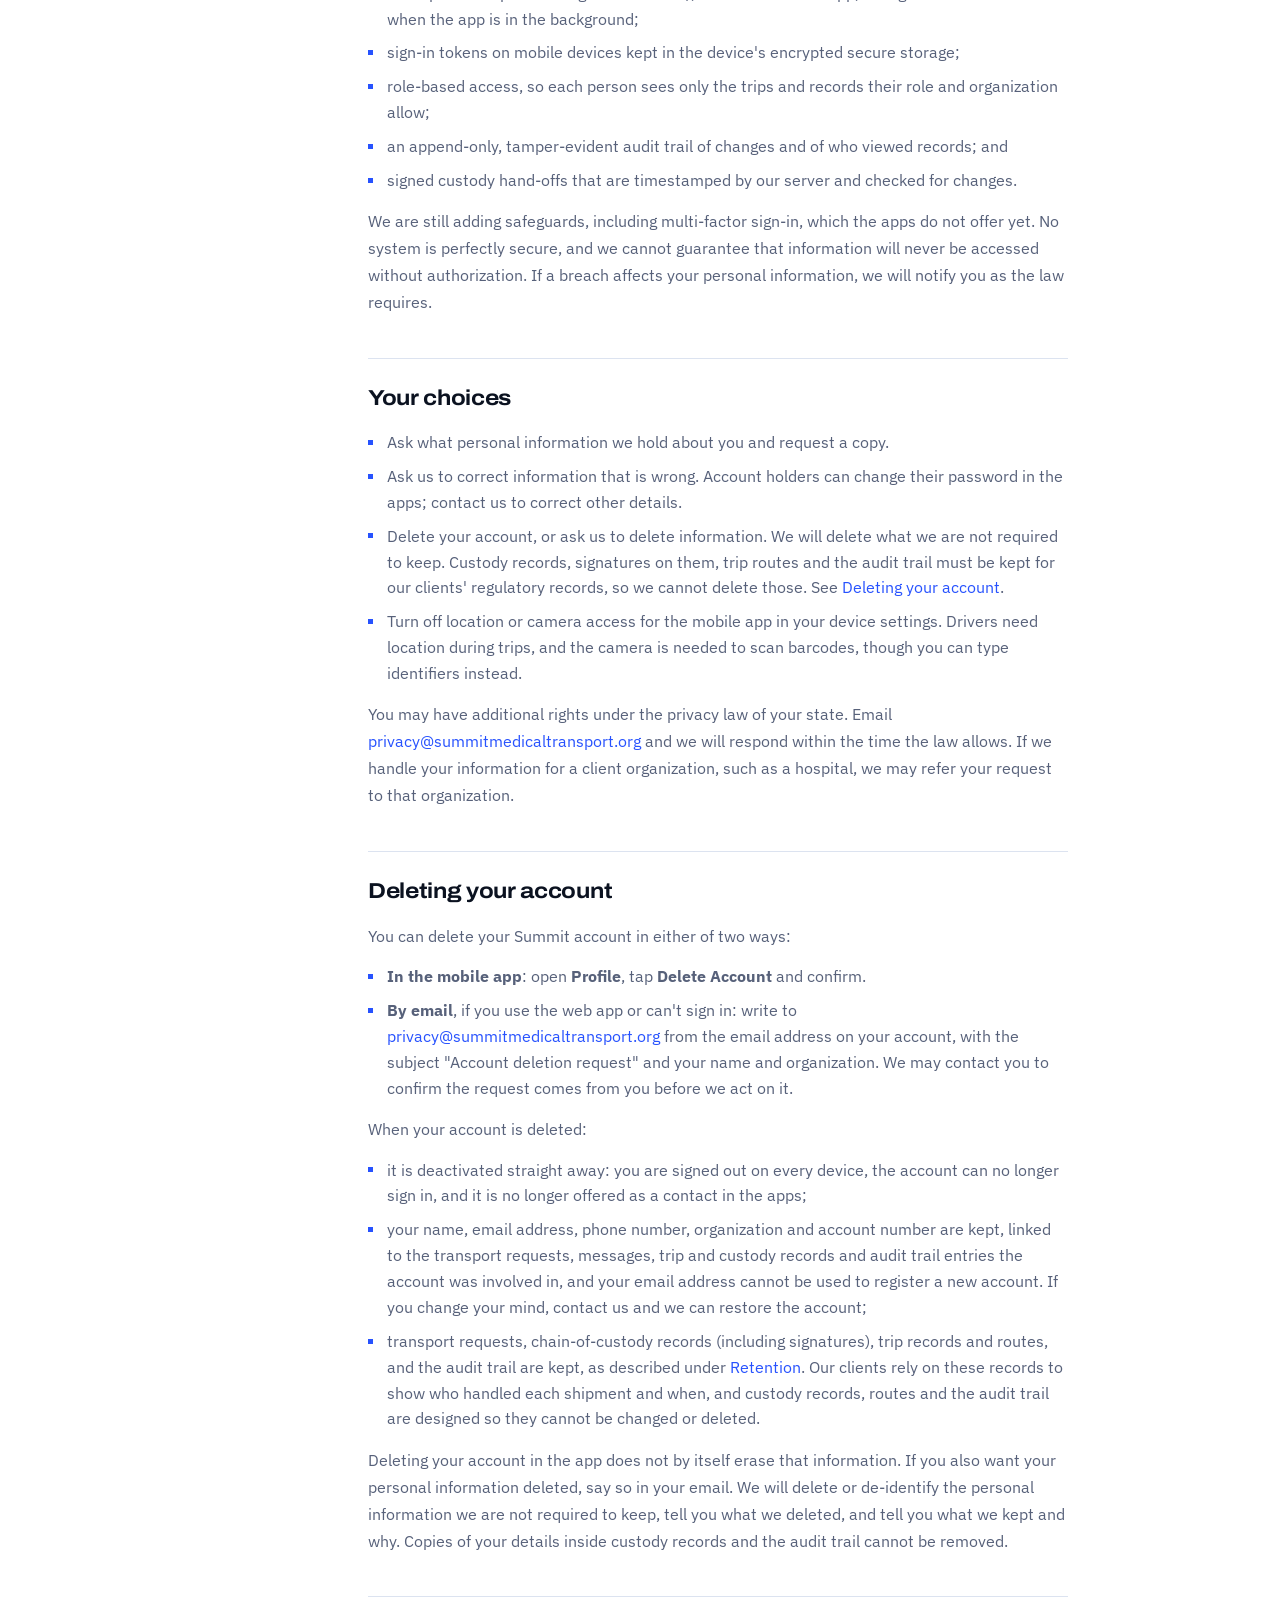
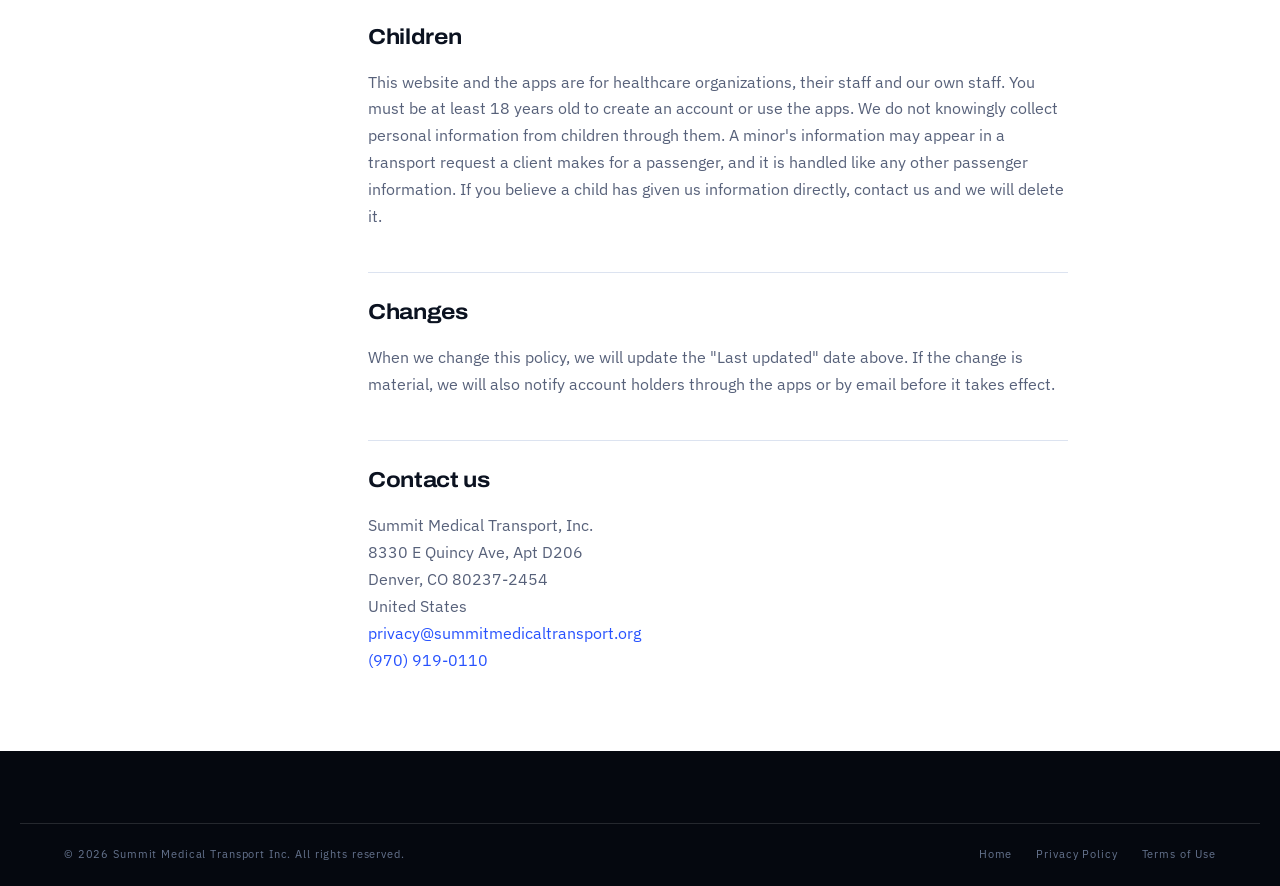
<file: privacy.html>
<!DOCTYPE html>
<html lang="en">
<head>
<meta charset="utf-8">
<meta name="viewport" content="width=device-width, initial-scale=1">
<title>Privacy Policy — Summit Medical Transport</title>
<meta name="description" content="How Summit Medical Transport Inc. collects, uses and protects information through summitmedicaltransport.org and the Summit web and mobile apps.">
<meta name="theme-color" content="#05080F">
<link rel="canonical" href="https://summitmedicaltransport.org/privacy.html">
<link rel="icon" href="assets/img/favicon.png" type="image/png">
<link rel="apple-touch-icon" href="assets/img/apple-touch-icon.png">
<link rel="preconnect" href="https://fonts.googleapis.com">
<link rel="preconnect" href="https://fonts.gstatic.com" crossorigin>
<link href="https://fonts.googleapis.com/css2?family=Archivo:wdth,wght@100..125,400..800&family=IBM+Plex+Mono:wght@400;500;600&family=IBM+Plex+Sans:wght@400;500;600&display=swap" rel="stylesheet">
<link rel="stylesheet" href="assets/css/styles.css">
</head>
<body>
<a class="skip" href="#main">Skip to content</a>

<header class="banner">
  <div class="wrap banner__in">
    <a class="brand" href="index.html" aria-label="Summit Medical Transport, home">
      <img class="brand__mark" src="assets/img/MOVING_WHAT_MATTERS_small.png" alt="" width="1563" height="763">
    </a>
    <nav class="nav" id="nav" aria-label="Primary">
      <a href="index.html#services">Services</a>
      <a href="index.html#operations">Operations</a>
      <a href="index.html#fleet">Fleet</a>
      <a href="index.html#portal">Client Portal</a>
      <!-- <a href="index.html#careers">Careers</a> -->
      <a href="index.html#contact">Contact</a>
    </nav>
    <div class="banner__act">
      <a class="btn btn--signal" href="tel:+19709190110">Request Transport</a>
    </div>
    <button class="burger" id="burger" aria-expanded="false" aria-controls="nav" aria-label="Open menu">
      <span></span><span></span><span></span>
    </button>
  </div>
</header>

<main id="main" class="legal">
  <div class="wrap legal__grid">
    <aside>
      <p class="eyebrow">Legal</p>
      <h1 class="legal__h1">Privacy<br>Policy</h1>
      <p class="legal__updated">Last updated: November 7, 2026</p>
      <nav class="legal__toc" aria-label="On this page">
        <a href="#scope">Scope</a>
        <a href="#collect">What we collect</a>
        <a href="#use">How we use it</a>
        <a href="#phi">Health information</a>
        <a href="#share">Who we share it with</a>
        <a href="#cookies">Cookies and device storage</a>
        <a href="#retention">Retention</a>
        <a href="#security">Security</a>
        <a href="#rights">Your choices</a>
        <a href="#delete-account">Deleting your account</a>
        <a href="#children">Children</a>
        <a href="#changes">Changes</a>
        <a href="#reach">Contact us</a>
      </nav>
    </aside>

    <div class="legal__body">
      <p class="legal__note">
        This policy describes what our website and apps do today. It has not yet
        been reviewed by counsel and may be revised after that review.
      </p>

      <h2 id="scope">Scope</h2>
      <p>
        This policy explains how Summit Medical Transport, Inc., a Colorado
        corporation ("Summit," "we,"
        "us") handles personal information collected through:
      </p>
      <ul>
        <li>this website, summitmedicaltransport.org;</li>
        <li>the Summit web app and the Summit mobile app for iOS and Android, which
          clients use to request and follow transports and which our dispatchers and
          drivers use to run them (together, the "apps"); and</li>
        <li>the transport services we provide, including calls to dispatch.</li>
      </ul>
      <p>
        If you are a client organization, your contract with us may contain
        additional terms about the information we handle for you. Where it does,
        the contract controls.
      </p>

      <h2 id="collect">What we collect</h2>

      <h3>When you visit this website</h3>
      <p>
        This website has no contact forms, no sign-up forms, no analytics and no
        advertising tools, and it does not set cookies. It is hosted on GitHub
        Pages, which records standard request information (such as IP address,
        browser type and the page requested) in its server logs. The site's fonts
        are loaded from Google Fonts, so your browser also sends a request,
        including your IP address and browser information, to Google.
      </p>

      <h3>When you use the apps</h3>
      <ul>
        <li><strong>Account information</strong>: name, email address, phone number,
          organization and role, and the account number we assign. Passwords are
          stored only as a one-way hash.</li>
        <li><strong>Transport requests</strong>: pickup and drop-off locations and
          facility details (building, floor, room, suite), airport and flight
          details if a stop is at an airport, on-site contact names and phone
          numbers, a point of contact for the trip, special instructions, times,
          priority, and what is being moved (for example equipment details, organ
          type, or blood product types and unit counts), plus notes added by you or
          our staff.</li>
        <li><strong>Passenger details</strong>, only if a request includes
          passengers: name, date of birth, phone number, email address,
          driver's license number if provided, personal belongings, food
          preferences and allergies, special needs and medical notes.</li>
        <li><strong>Chain-of-custody records</strong> for blood and specimen
          shipments: cooler, seal and unit identifiers (such as ISBT&nbsp;128
          donation identification numbers), temperature readings (taken by hand or
          uploaded from a cooler's data logger), inspection results, exceptions
          such as temperature excursions and how each was resolved, and the name,
          organization, role and handwritten signature of the person who releases
          or receives each shipment. Signatures are also captured at drop-off on
          other trips.</li>
        <li><strong>Trip records</strong>: status changes, and any change made to a
          request after it was submitted, with the original value, the new value,
          who made the change and why. Crew also record when they turn emergency
          lights and sirens on and off, who authorized it and the reason.</li>
        <li><strong>Messages</strong> sent through in-app chat, including a location
          if you choose to share one.</li>
        <li><strong>Driver location</strong>: while a driver or pilot is on an assigned
          trip with the mobile app open, the app sends the device's location to our
          dispatchers in real time. The app does not collect location in the
          background. While the trip is in progress, we also store the trip's route:
          about one point every 15 seconds, or sooner when the vehicle has moved
          50 meters, with the position, its accuracy, speed, heading and time.
          Recording stops when the trip ends. We also store arrival and departure
          times at each stop, and the device's position when the driver checks in
          at a stop or captures a hand-off signature, with its distance from the
          stop.</li>
        <li><strong>Camera</strong>: the mobile app uses the camera only to read
          barcodes on coolers, seals and blood units. The barcode value is kept; the
          camera image is not saved or sent to us.</li>
        <li><strong>Activity records</strong>: to keep an audit trail, we record who
          created, viewed, changed or downloaded records and when, along with sign-in
          and sign-out events and failed sign-in attempts, and the IP address and
          browser or device type involved.</li>
      </ul>

      <h3>When you call us</h3>
      <p>
        Dispatchers record the transport details you give them in the apps. We do
        not currently record phone calls.
      </p>

      <h2 id="use">How we use it</h2>
      <ul>
        <li>To accept, plan, dispatch, route and perform transports.</li>
        <li>To document chain of custody and give the shipper, receiver and
          requesting client a record of each shipment, including downloadable custody
          reports (PDF and CSV).</li>
        <li>To show dispatchers where vehicles are during active trips, and to keep a
          record of the route each trip took as part of its trip and custody
          record.</li>
        <li>To create and manage accounts, including sending account emails such as
          a welcome message with sign-in instructions.</li>
        <li>To protect the apps and our clients' information: authentication, access
          control, fraud and abuse prevention, and audit trails.</li>
        <li>To meet legal, regulatory, contractual and recordkeeping obligations.</li>
      </ul>
      <p>
        We do not sell personal information, we do not share it for targeted
        advertising, and we do not use it to build marketing profiles. The booking
        form lets you ask for status updates by text or email; we do not yet send
        automated trip notifications, so dispatch will contact you directly.
      </p>

      <h2 id="phi">Health information</h2>
      <p>
        Some transports involve health information, for example passenger medical
        notes, or specimens and blood units that a hospital or blood center can link
        to a patient or donor. We use that information only to perform and document
        the transport. Before we handle protected health information for a hospital,
        laboratory or other HIPAA-covered organization, we will sign a business
        associate agreement with that organization. That agreement will govern the
        information in addition to this policy.
      </p>
      <p>
        Please do not send patient or donor details through this website or by
        email. Give case-specific information to dispatch or enter it in the
        apps.
      </p>

      <h2 id="share">Who we share it with</h2>
      <ul>
        <li><strong>Your organization and the people on the trip.</strong> Customers
          in the same organization can see that organization's requests. Assigned
          drivers and pilots see what they need for the trip, including passenger and
          contact details. Custody records and trip records are available to the
          requesting client and others in its organization, the assigned crew and
          our dispatch staff, and the people who sign at pickup and drop-off see the
          shipment they sign for. Dispatch sees the full stored route of a trip.
          The client and crew see a summary of it (distance, times and a sample of
          points); for blood and specimen transports, the downloadable custody
          report also lists every stored route point.</li>
        <li><strong>Service providers</strong> that run parts of our service:
          <ul>
            <li>Amazon Web Services (United States): servers, database and account
              email (Amazon SES);</li>
            <li>Vercel: hosts the web app's files and records standard request
              logs;</li>
            <li>Expo: builds the mobile app and delivers app updates to devices (the
              app checks Expo's update service, which receives standard request
              information such as IP address and app version);</li>
            <li>Google: address lookup, maps, routing and travel-time estimates
              (Google Maps Platform receives addresses and coordinates, and the maps
              shown in the apps are loaded from Google by your browser or device),
              and fonts on this website;</li>
            <li>GitHub: hosts this website;</li>
            <li>Apple and Google: distribute the mobile app through their app
              stores.</li>
          </ul>
        </li>
        <li><strong>Legal and safety recipients</strong> when the law requires it, in
          response to valid legal process, or to protect the safety of people or
          property.</li>
        <li><strong>A successor</strong> if Summit is involved in a merger,
          acquisition or sale of assets. The successor must continue to protect the
          information as this policy describes.</li>
      </ul>

      <h2 id="cookies">Cookies and device storage</h2>
      <p>
        Neither this website nor the apps use advertising or analytics cookies. To
        keep you signed in, the web app uses a secure, http-only cookie that holds
        your sign-in token for our server; your other sign-in details are kept only
        in memory while the page is open. The web app also keeps a few small,
        non-identifying values in your browser's local storage, such as whether a
        session may exist and the time of your last activity, which it uses for
        automatic sign-out. The mobile app keeps your sign-in tokens and basic
        profile in your device's secure storage (the iOS Keychain or Android
        Keystore), and your light or dark display preference in app storage.
        Signing out removes your sign-in details. You can also clear them through
        your browser or device settings.
      </p>

      <h2 id="retention">Retention</h2>
      <p>
        We have not yet adopted a formal retention schedule. Until we do:
      </p>
      <ul>
        <li>Transport requests, trip records, chain-of-custody records, stored trip
          routes and the activity audit trail are kept indefinitely. Custody records,
          trip routes, the lights-and-sirens log and the audit trail are designed so
          they cannot be edited or deleted, because clients and regulators rely on
          them.</li>
        <li>When an account is deleted or closed, it is deactivated and no longer
          usable. Its name and contact details stay linked to the records that
          account created. See <a href="#delete-account">Deleting your
          account</a>.</li>
        <li>A driver's location outside an in-progress trip is relayed to dispatch
          and not stored.</li>
        <li>Server and hosting logs are kept for limited periods set by our hosting
          configuration and providers.</li>
      </ul>
      <p>
        We will update this section when we publish a retention schedule.
      </p>

      <h2 id="security">Security</h2>
      <p>The safeguards in place today include:</p>
      <ul>
        <li>encrypted connections (HTTPS) between the apps and our servers;</li>
        <li>passwords stored only as salted one-way hashes, with a minimum
          length;</li>
        <li>short-lived sign-in tokens, sessions that end 12 hours after sign-in,
          sign-in rate limits and temporary lockout after repeated failed
          attempts;</li>
        <li>automatic sign-out after 15 minutes without activity in the web and
          mobile apps (a driver or pilot with a trip in progress stays signed in
          until the trip ends or the 12-hour limit is reached, so dispatch keeps
          receiving their location), and in the mobile app, hiding the screen
          contents when the app is in the background;</li>
        <li>sign-in tokens on mobile devices kept in the device's encrypted secure
          storage;</li>
        <li>role-based access, so each person sees only the trips and records their
          role and organization allow;</li>
        <li>an append-only, tamper-evident audit trail of changes and of who viewed
          records; and</li>
        <li>signed custody hand-offs that are timestamped by our server and checked
          for changes.</li>
      </ul>
      <p>
        We are still adding safeguards, including multi-factor sign-in, which the
        apps do not offer yet. No system is perfectly secure,
        and we cannot guarantee that information will never be accessed without
        authorization. If a breach affects your personal information, we will notify
        you as the law requires.
      </p>

      <h2 id="rights">Your choices</h2>
      <ul>
        <li>Ask what personal information we hold about you and request a copy.</li>
        <li>Ask us to correct information that is wrong. Account holders can change
          their password in the apps; contact us to correct other details.</li>
        <li>Delete your account, or ask us to delete information. We will delete what
          we are not required to keep. Custody records, signatures on them, trip
          routes and the audit trail must be kept for our clients' regulatory
          records, so we cannot delete those. See <a href="#delete-account">Deleting
          your account</a>.</li>
        <li>Turn off location or camera access for the mobile app in your device
          settings. Drivers need location during trips, and the camera is needed to
          scan barcodes, though you can type identifiers instead.</li>
      </ul>
      <p>
        You may have additional rights under the privacy law of your state. Email
        <a href="mailto:privacy@summitmedicaltransport.org">privacy@summitmedicaltransport.org</a>
        and we will respond within the time the law allows. If we handle your
        information for a client organization, such as a hospital, we may refer
        your request to that organization.
      </p>

      <h2 id="delete-account">Deleting your account</h2>
      <p>You can delete your Summit account in either of two ways:</p>
      <ul>
        <li><strong>In the mobile app</strong>: open <strong>Profile</strong>, tap
          <strong>Delete Account</strong> and confirm.</li>
        <li><strong>By email</strong>, if you use the web app or can't sign in:
          write to
          <a href="mailto:privacy@summitmedicaltransport.org?subject=Account%20deletion%20request">privacy@summitmedicaltransport.org</a>
          from the email address on your account, with the subject "Account deletion
          request" and your name and organization. We may contact you to confirm the
          request comes from you before we act on it.</li>
      </ul>
      <p>When your account is deleted:</p>
      <ul>
        <li>it is deactivated straight away: you are signed out on every device, the
          account can no longer sign in, and it is no longer offered as a contact in
          the apps;</li>
        <li>your name, email address, phone number, organization and account number
          are kept, linked to the transport requests, messages, trip and custody
          records and audit trail entries the account was involved in, and your
          email address cannot be used to register a new account. If you change your
          mind, contact us and we can restore the account;</li>
        <li>transport requests, chain-of-custody records (including signatures),
          trip records and routes, and the audit trail are kept, as described under
          <a href="#retention">Retention</a>. Our clients rely on these records to
          show who handled each shipment and when, and custody records, routes and
          the audit trail are designed so they cannot be changed or deleted.</li>
      </ul>
      <p>
        Deleting your account in the app does not by itself erase that information.
        If you also want your personal information deleted, say so in your email.
        We will delete or de-identify the personal information we are not required
        to keep, tell you what we deleted, and tell you what we kept and why. Copies
        of your details inside custody records and the audit trail cannot be
        removed.
      </p>

      <h2 id="children">Children</h2>
      <p>
        This website and the apps are for healthcare organizations, their staff and
        our own staff. You must be at least 18 years old to create an account or
        use the apps. We do not knowingly collect personal information from
        children through them. A minor's information may appear in a
        transport request a client makes for a passenger, and it is handled like any
        other passenger information. If you believe a child has given us
        information directly, contact us and we will delete it.
      </p>

      <h2 id="changes">Changes</h2>
      <p>
        When we change this policy, we will update the "Last updated" date above.
        If the change is material, we will also notify account holders through the
        apps or by email before it takes effect.
      </p>

      <h2 id="reach">Contact us</h2>
      <p>
        Summit Medical Transport, Inc.<br>
        8330 E Quincy Ave, Apt D206<br>
        Denver, CO 80237-2454<br>
        United States<br>
        <a href="mailto:privacy@summitmedicaltransport.org">privacy@summitmedicaltransport.org</a><br>
        <a href="tel:+19709190110">(970) 919-0110</a>
      </p>
    </div>
  </div>
</main>

<footer class="foot">
  <div class="wrap foot__base">
    <p class="foot__copy">© <span id="yr">2026</span> Summit Medical Transport Inc. All rights reserved.</p>
    <p class="foot__links">
      <a href="index.html">Home</a>
      <a href="privacy.html">Privacy Policy</a>
      <a href="terms.html">Terms of Use</a>
    </p>
  </div>
</footer>

<script src="assets/js/main.js" defer></script>
</body>
</html>
</file>
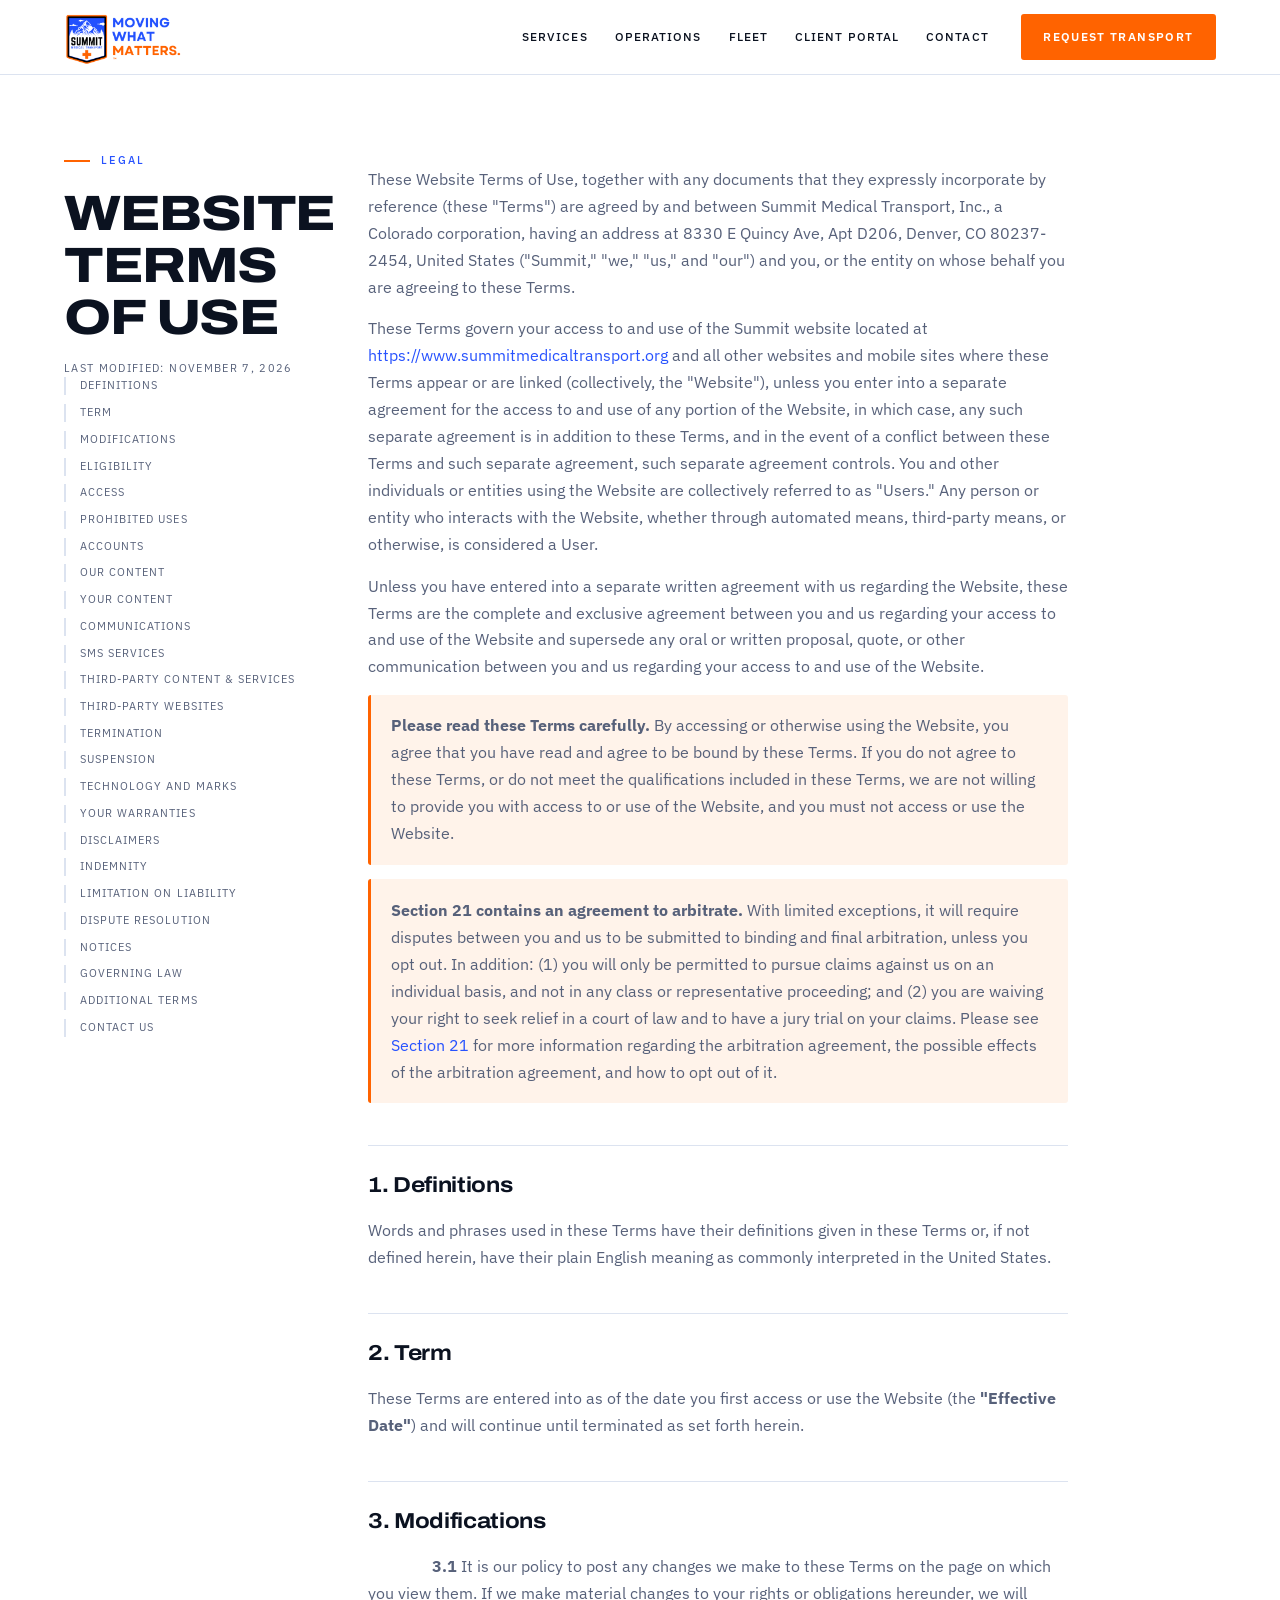
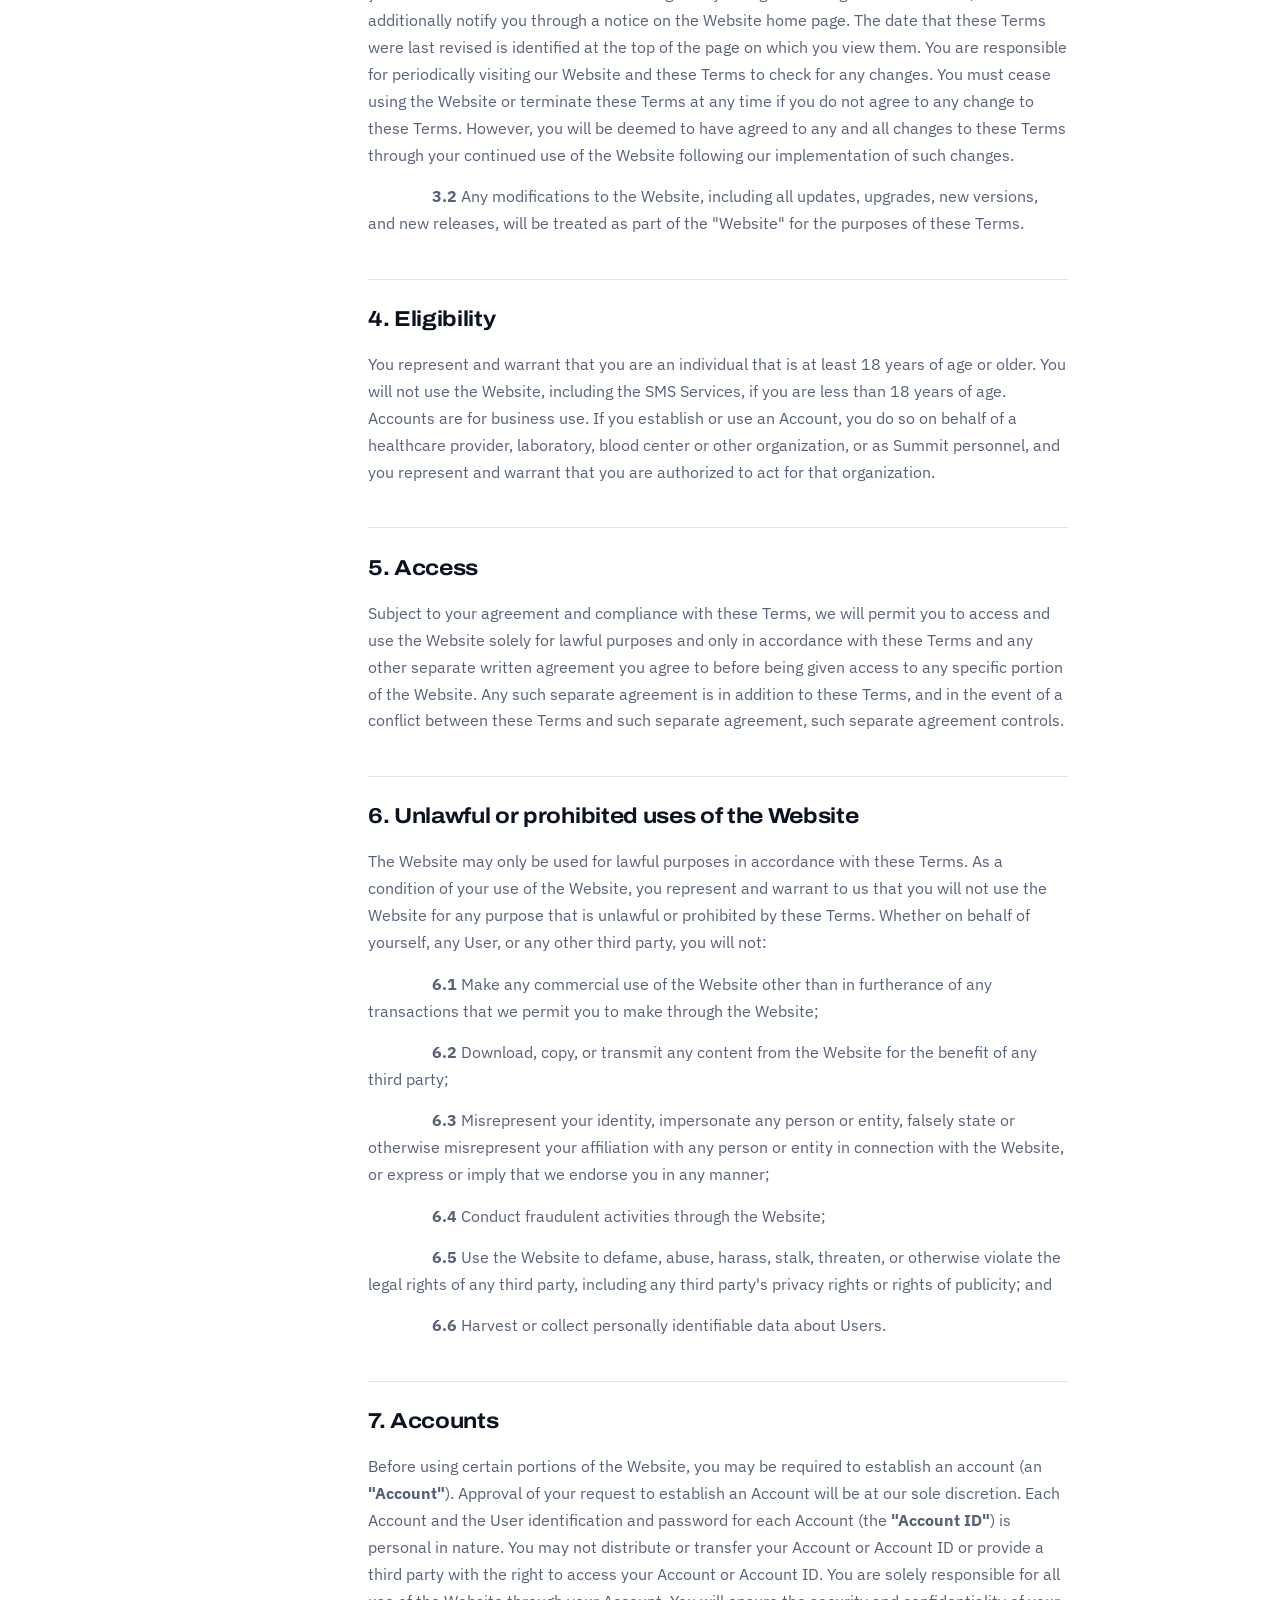
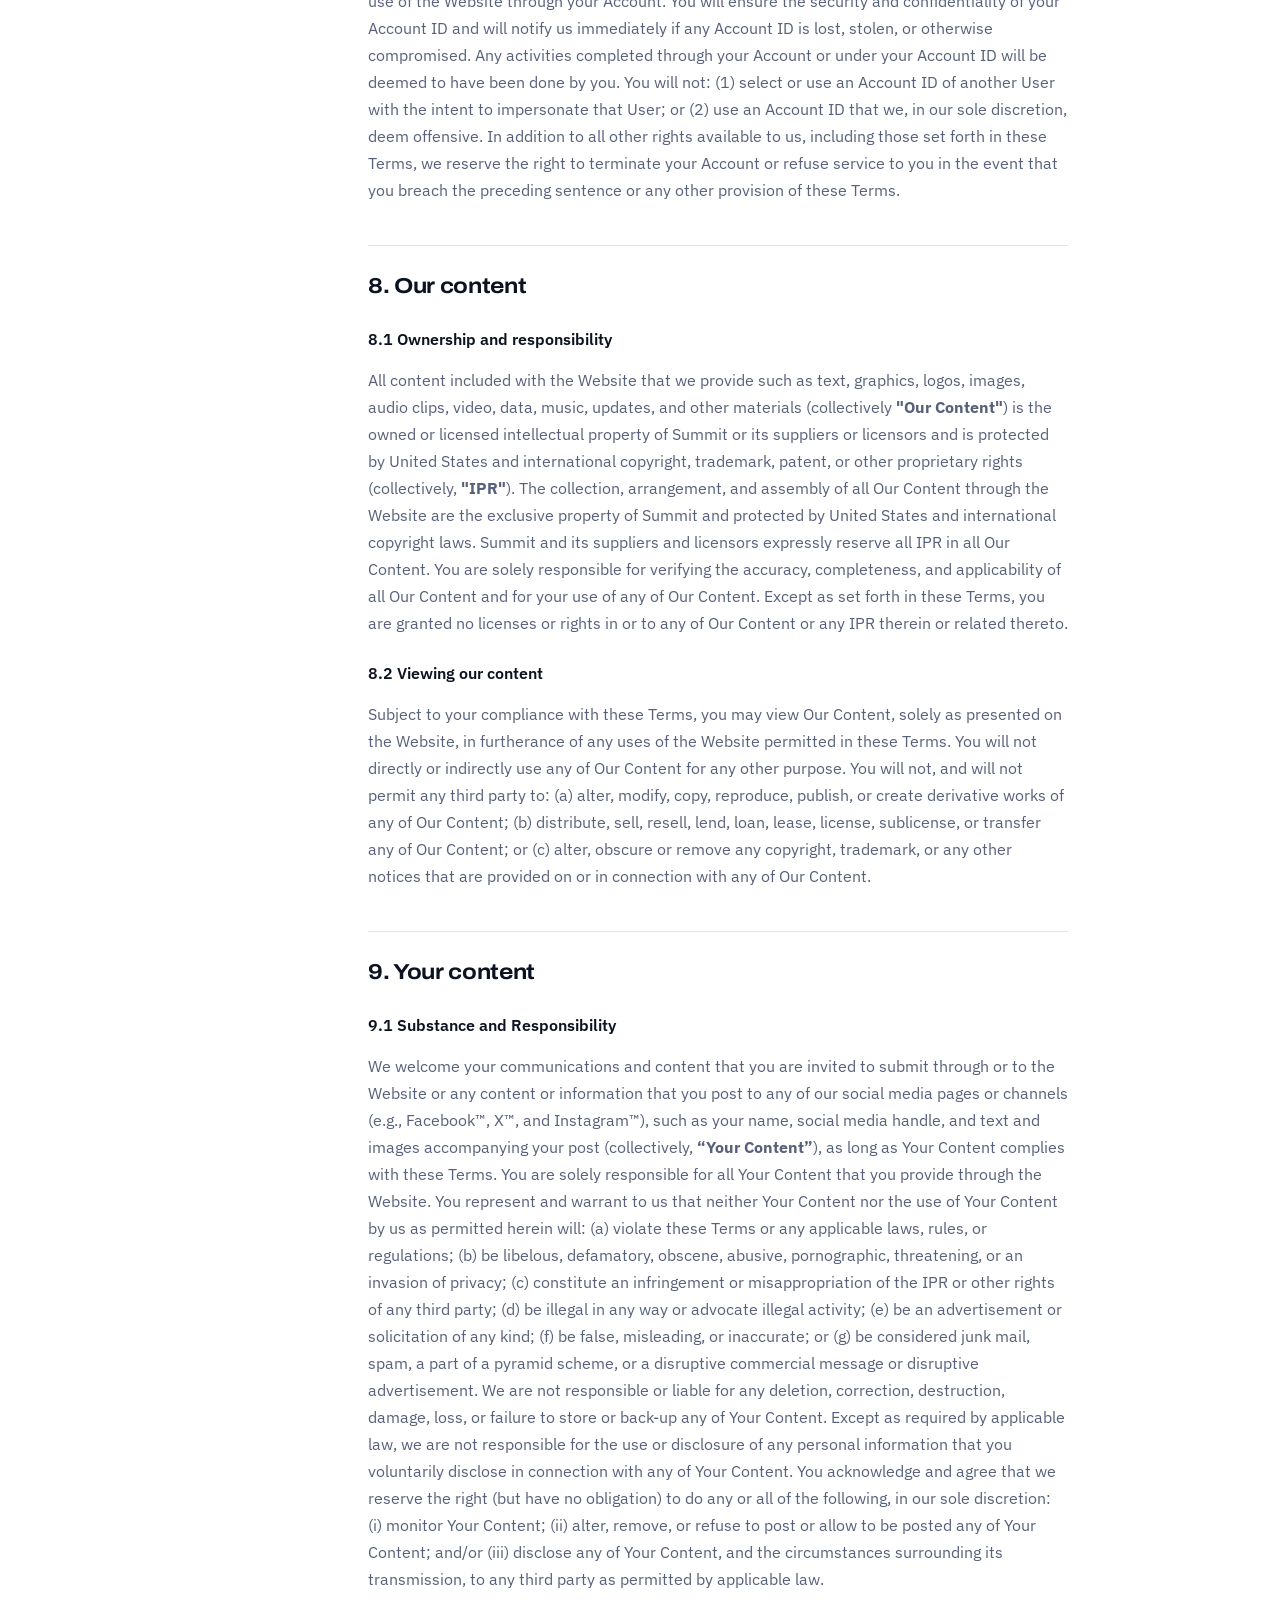
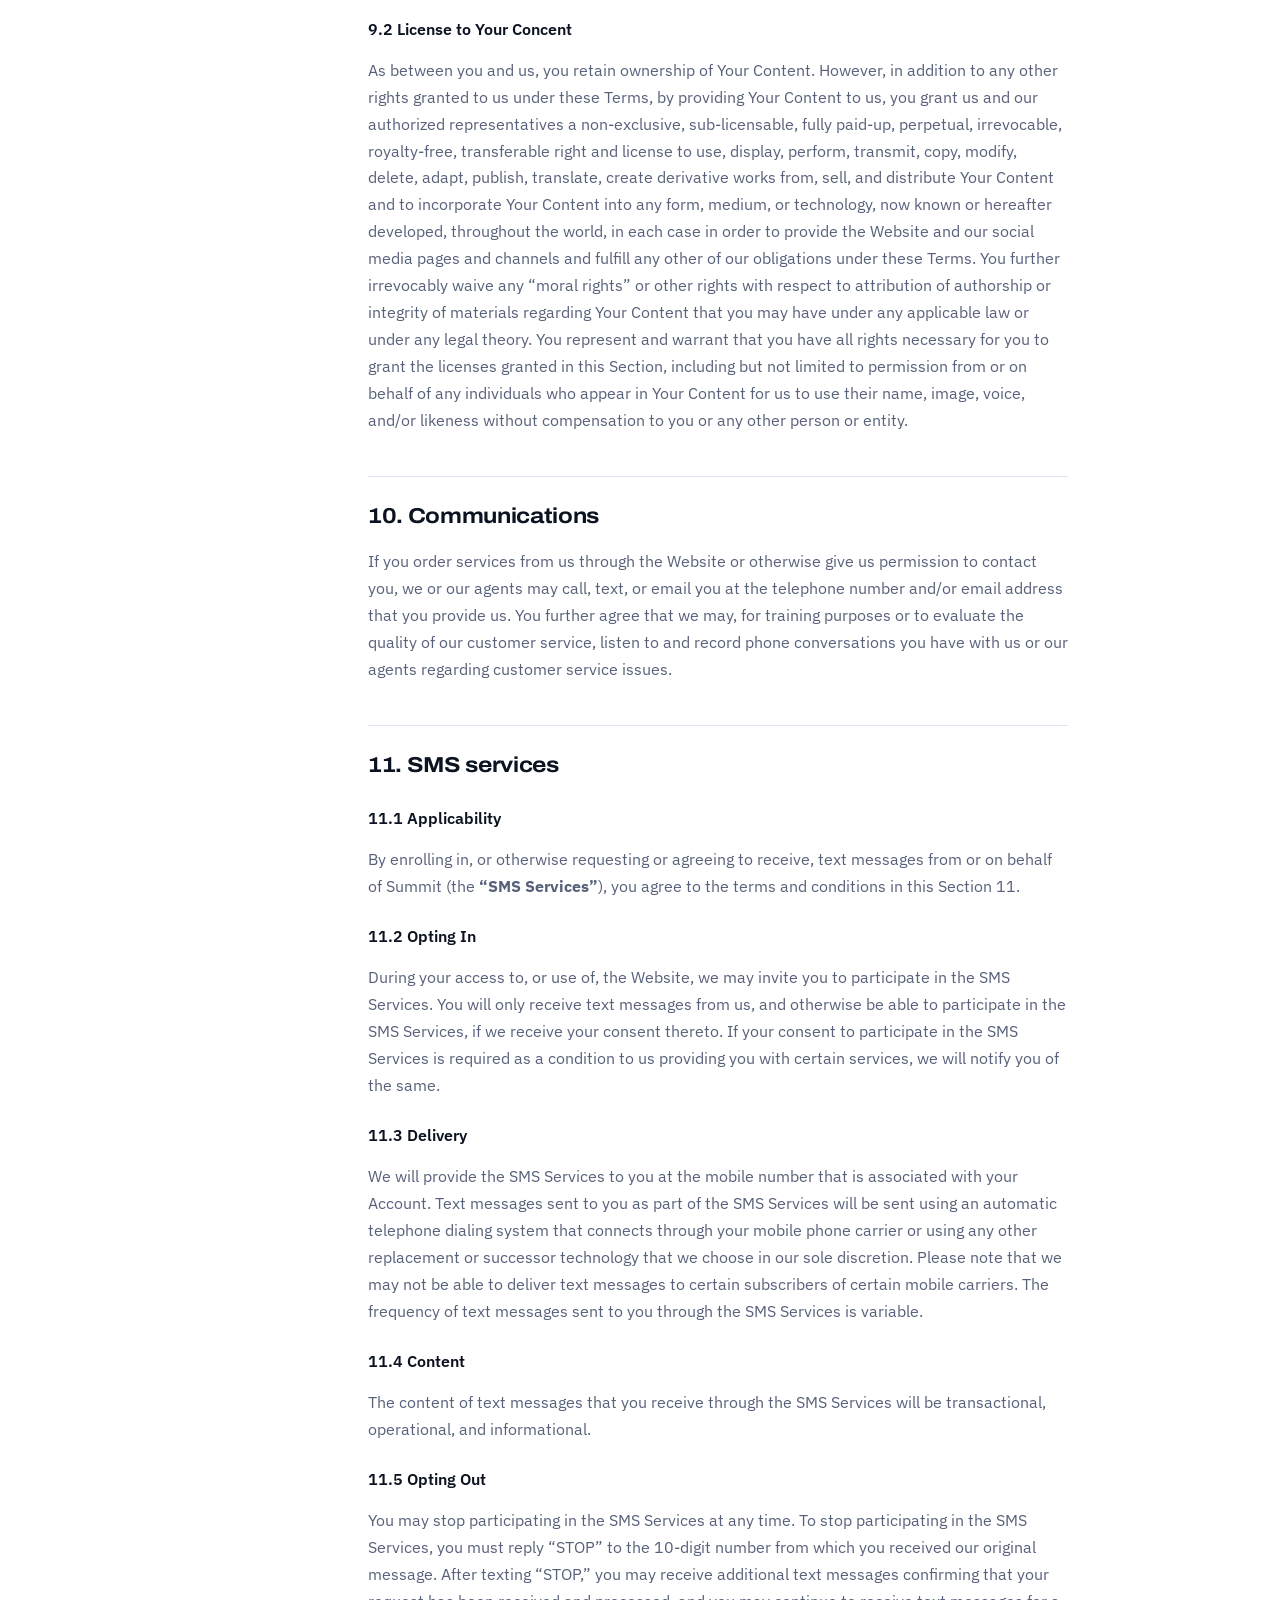
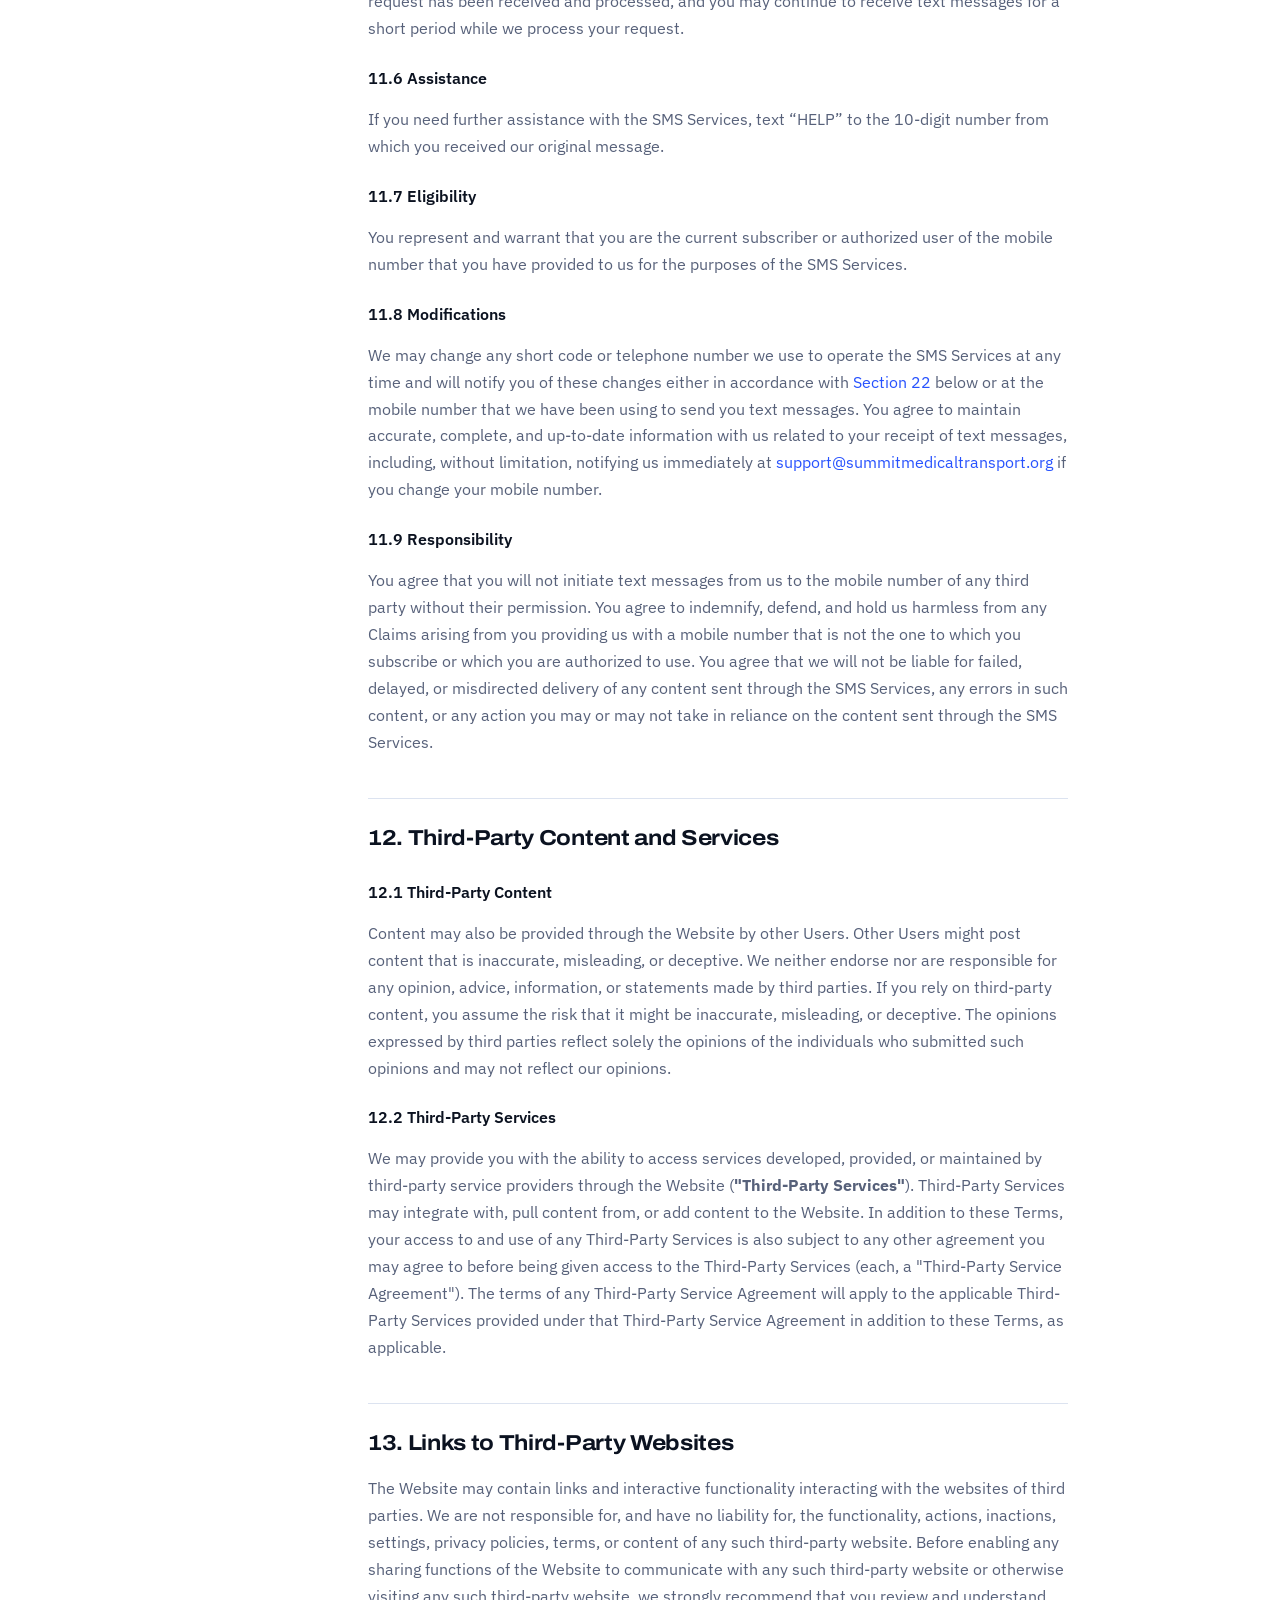
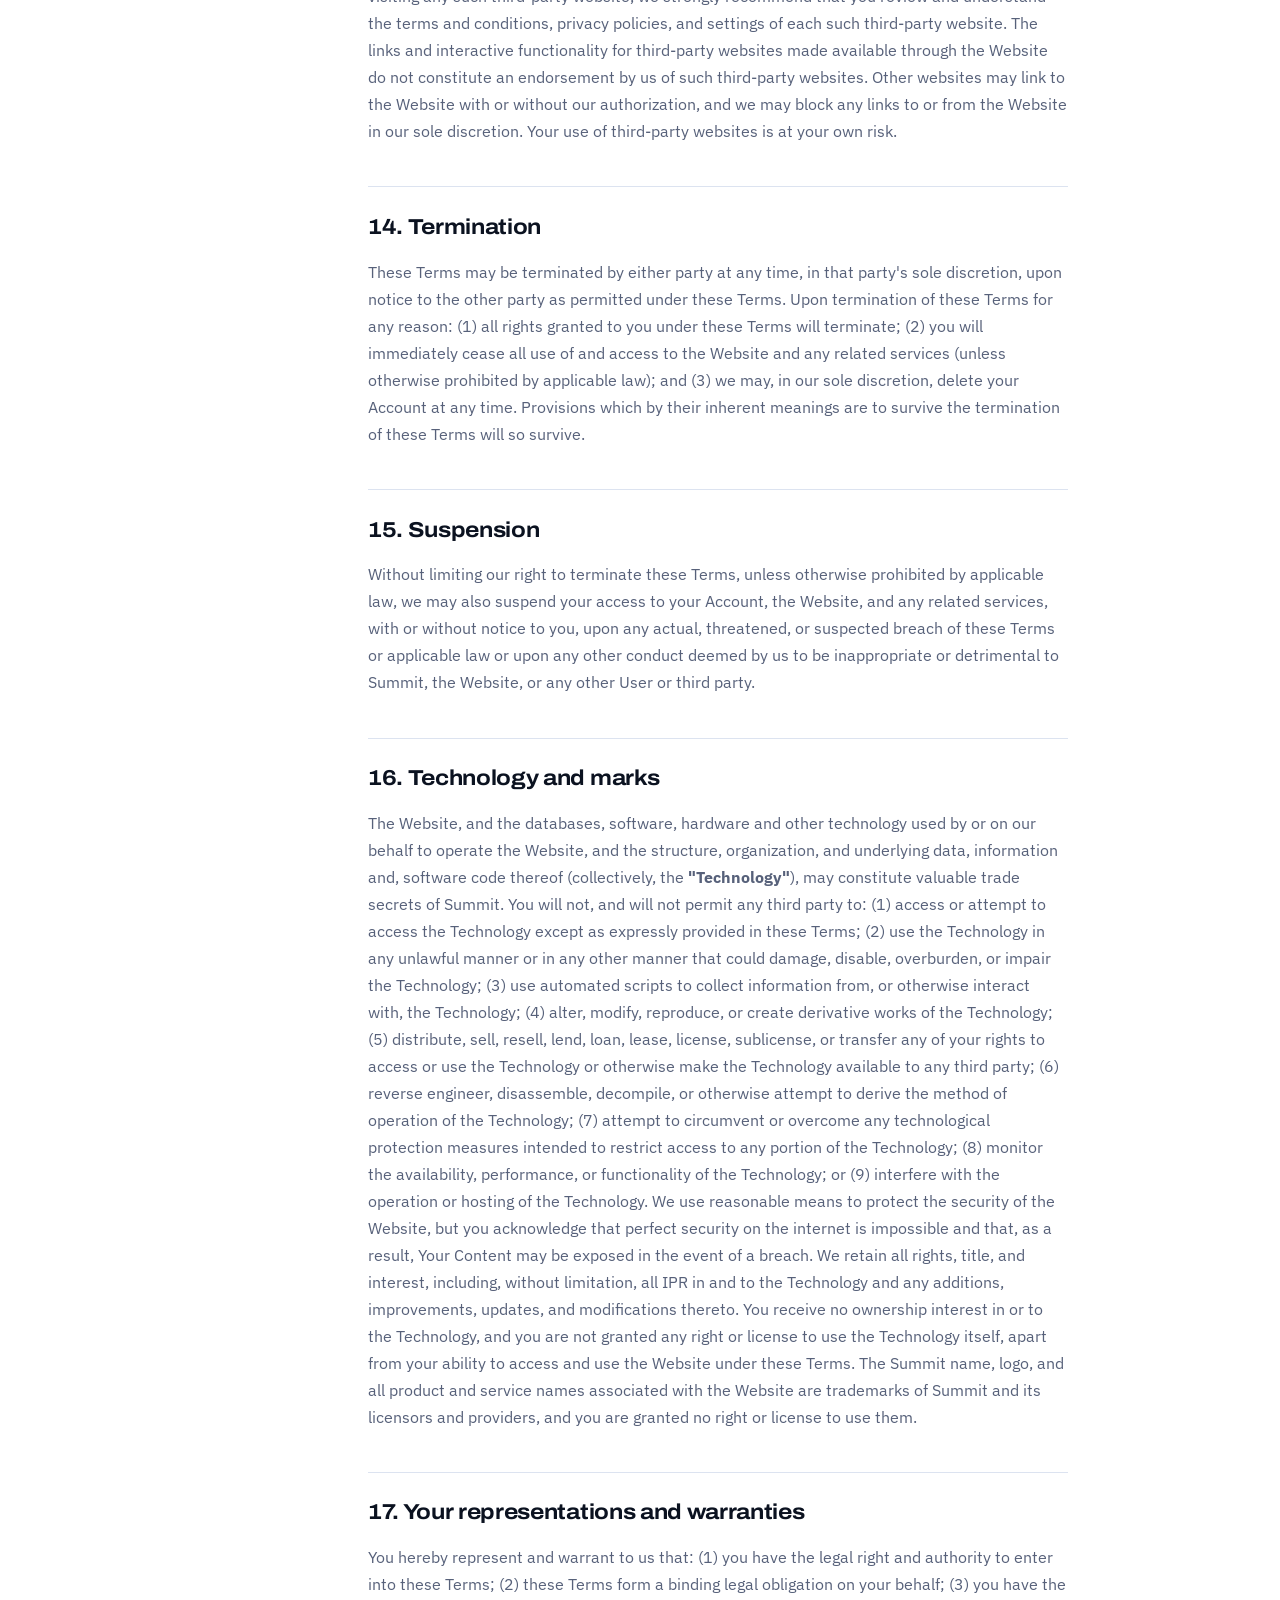
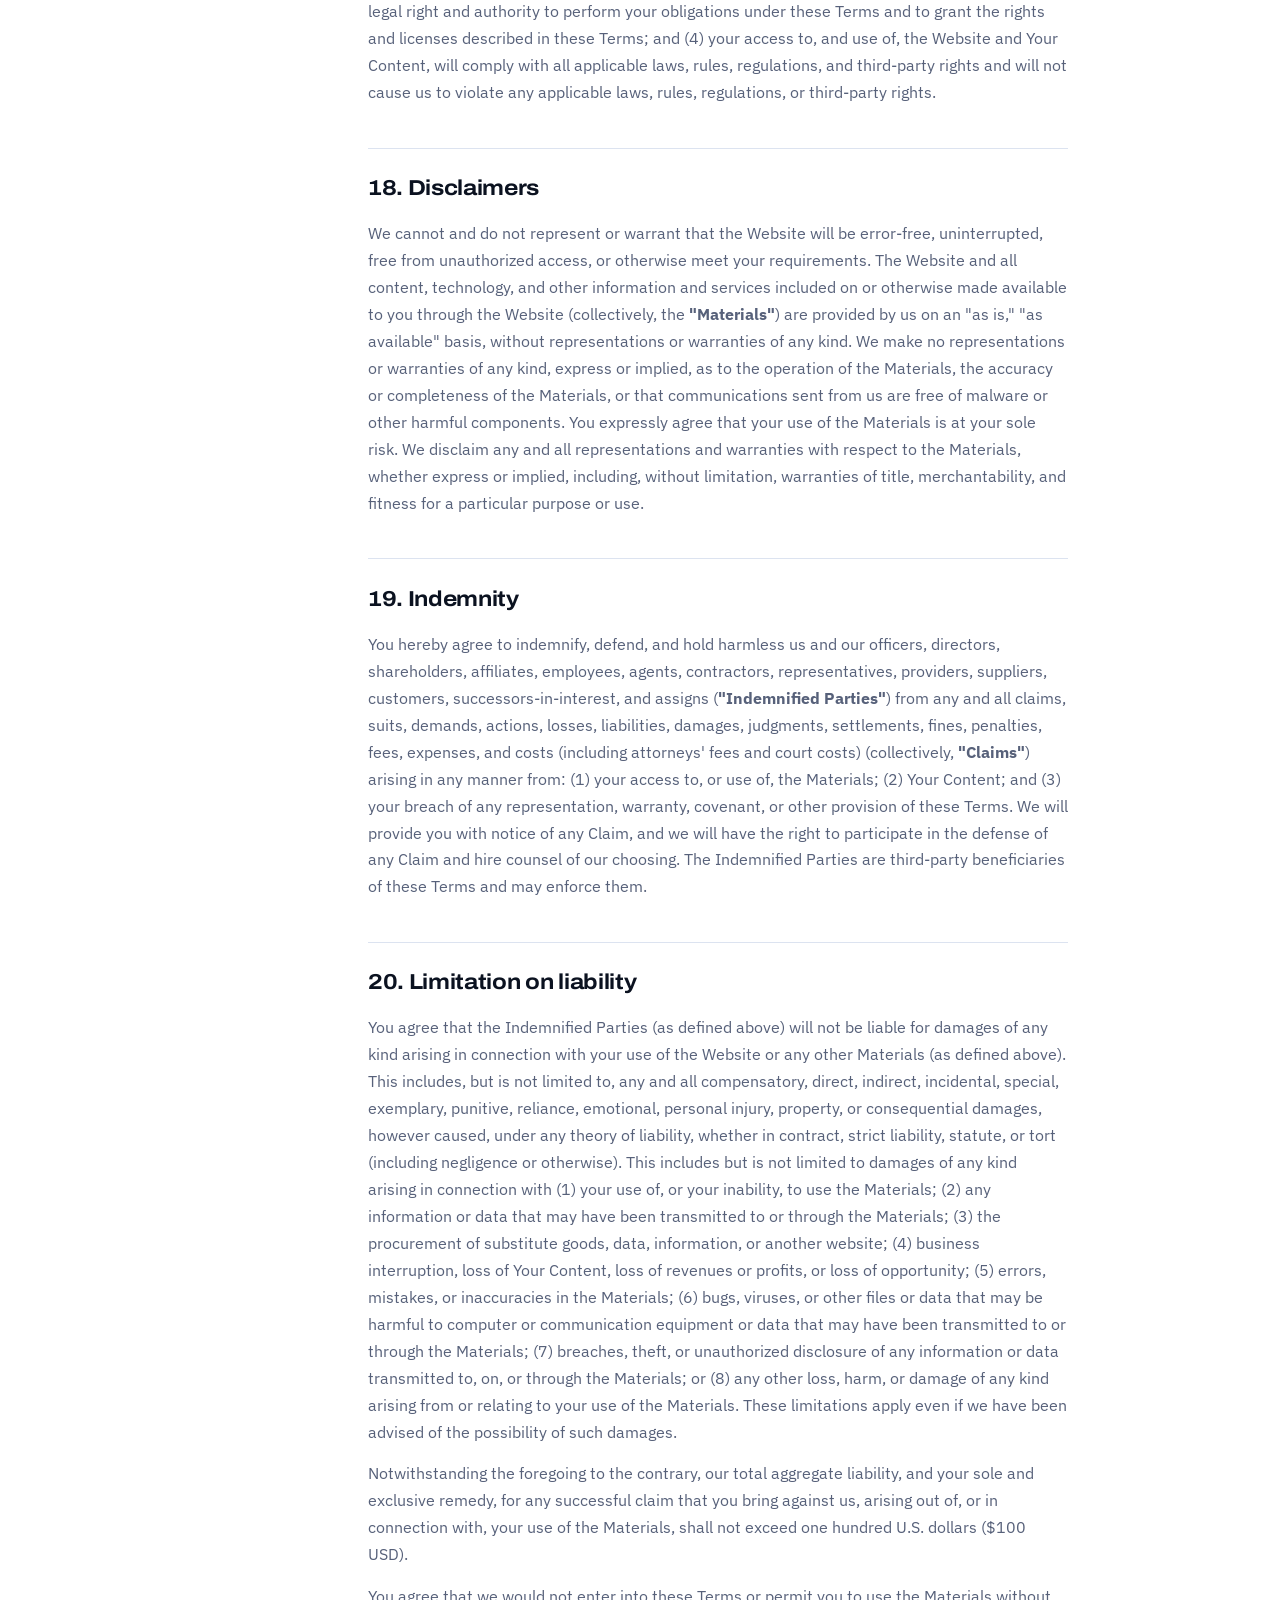
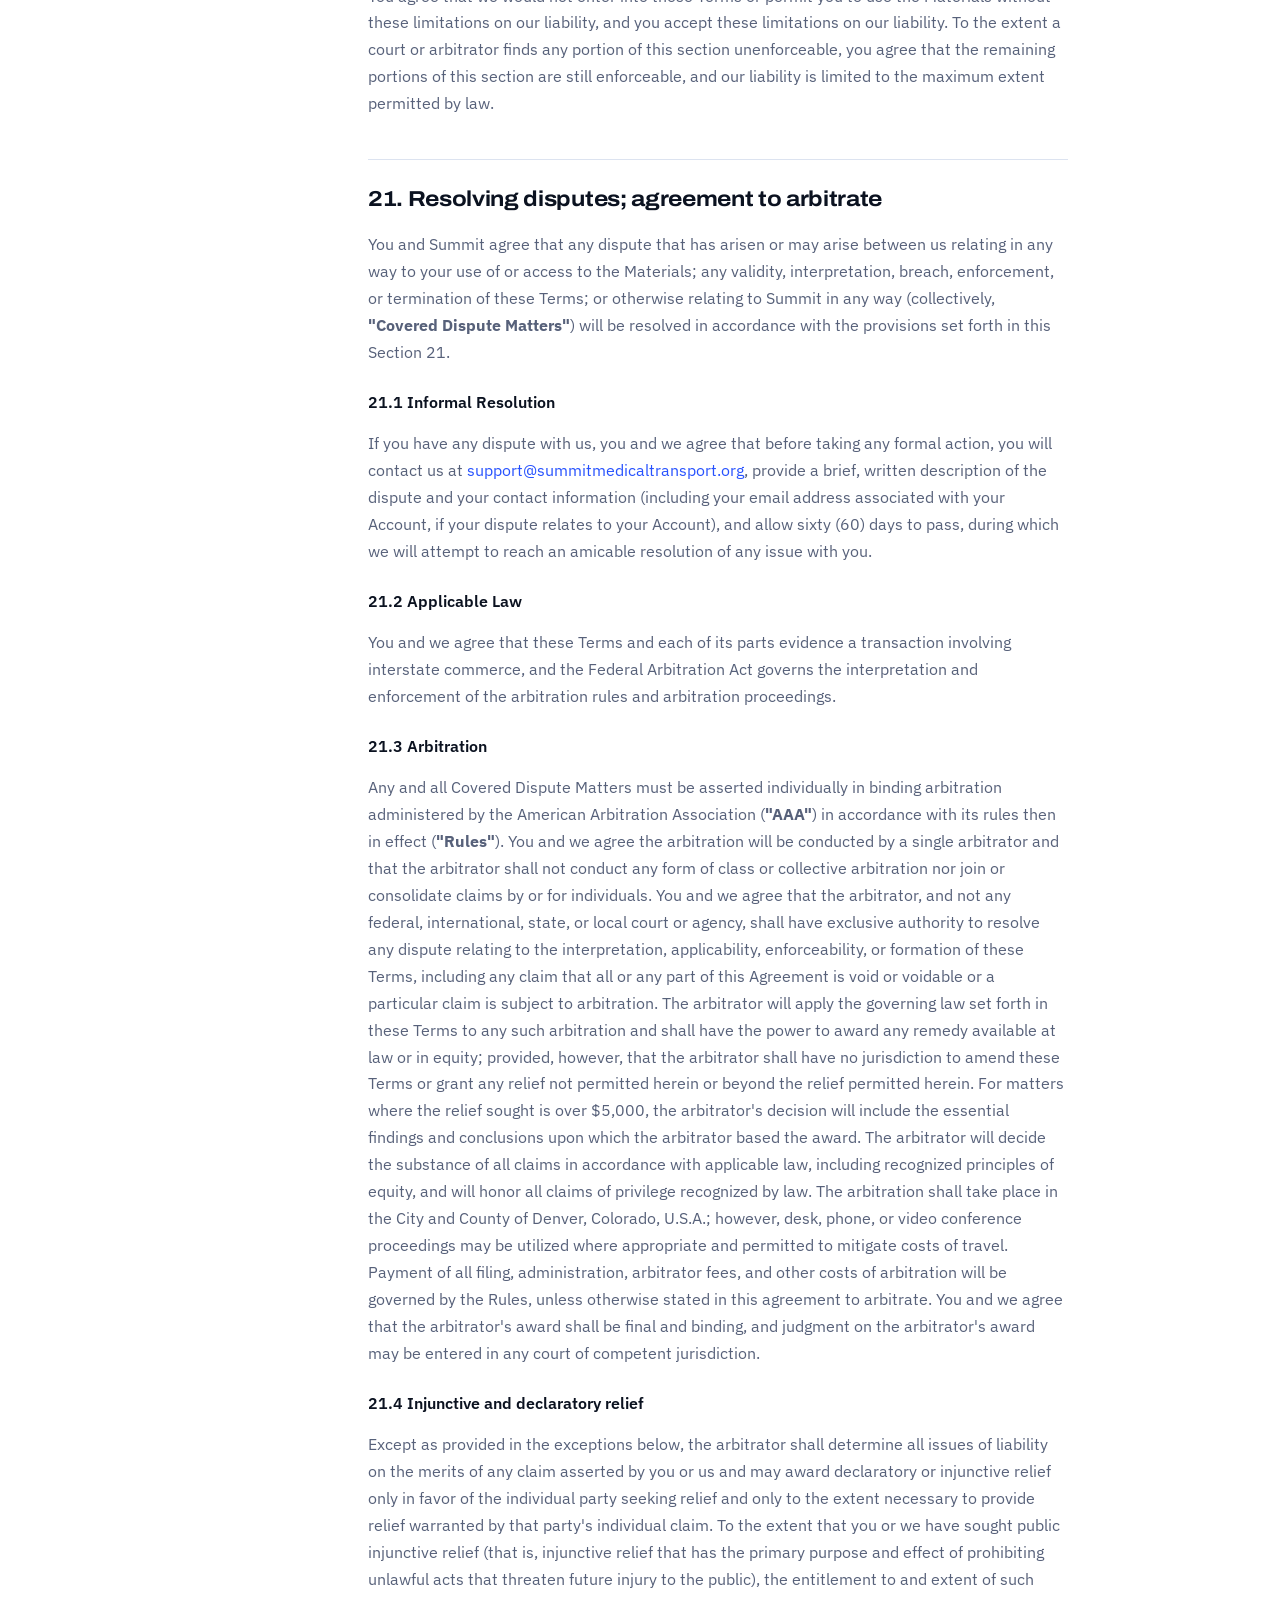
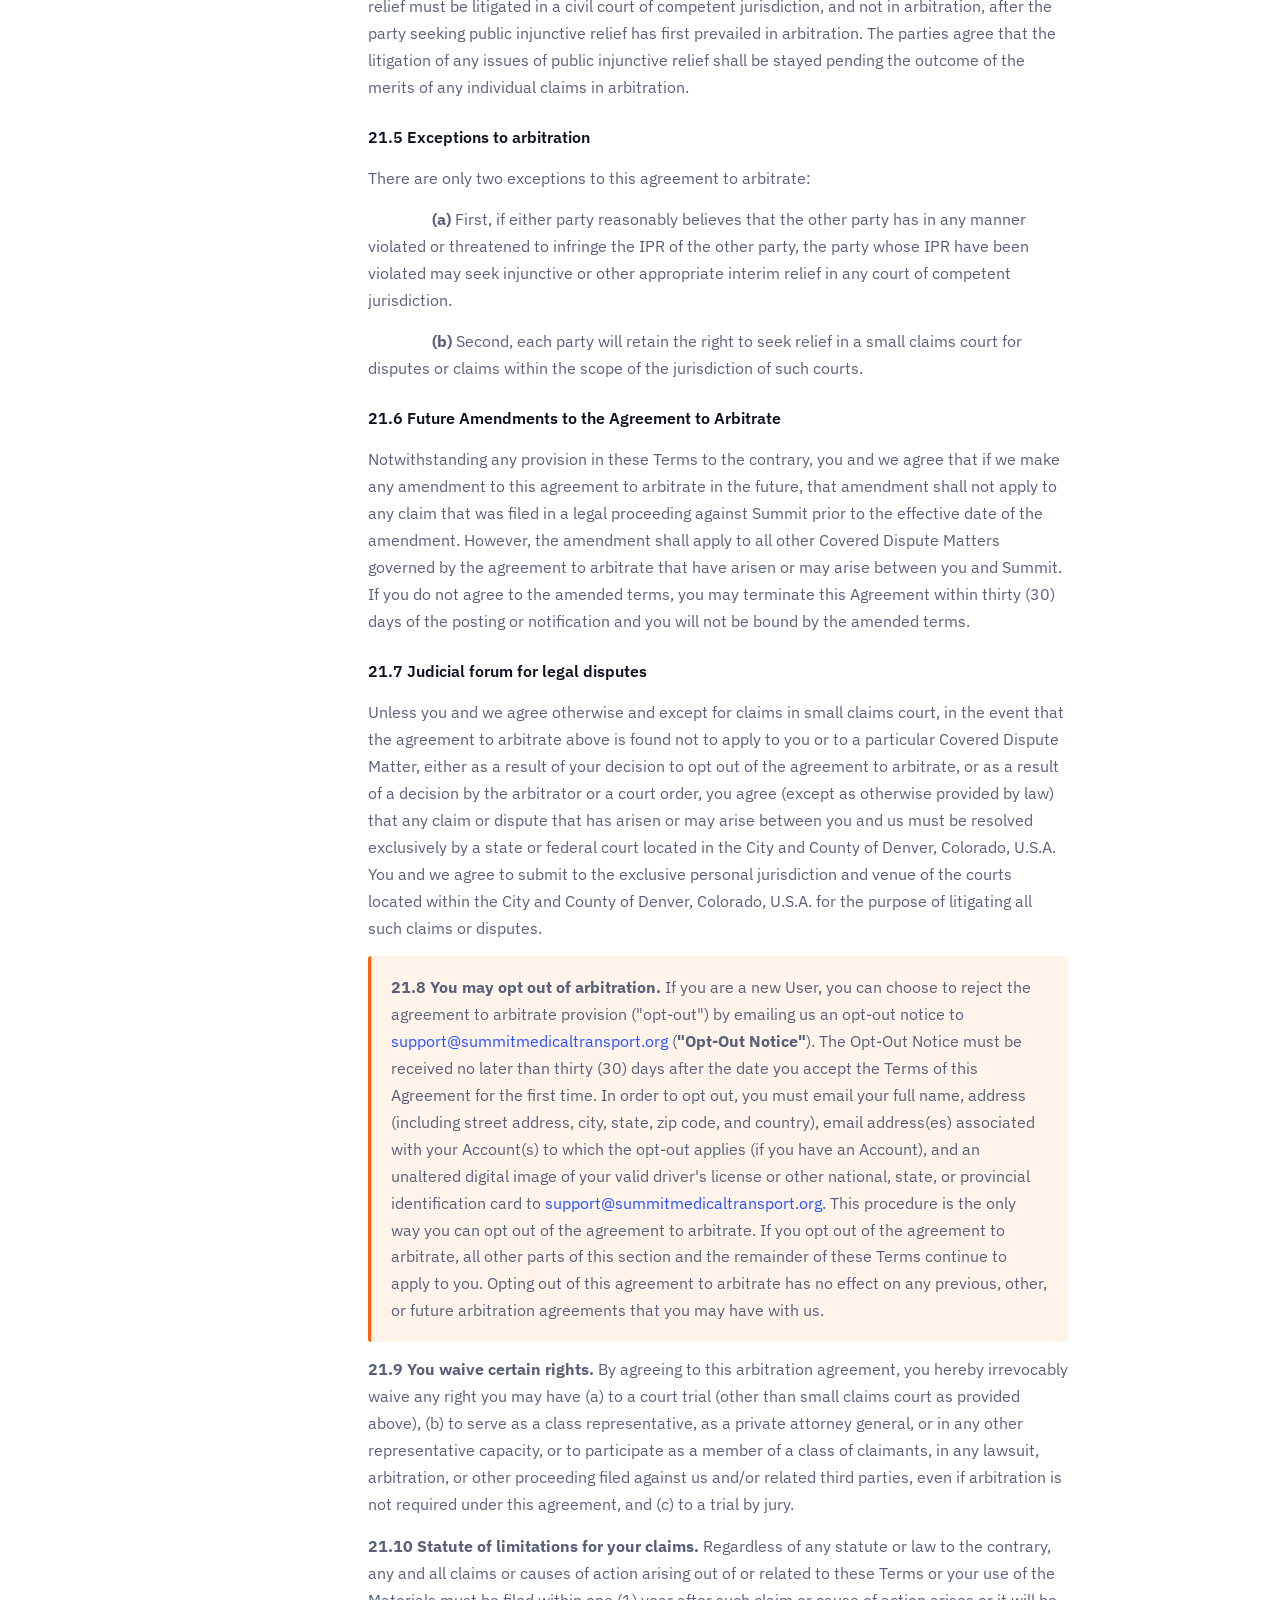
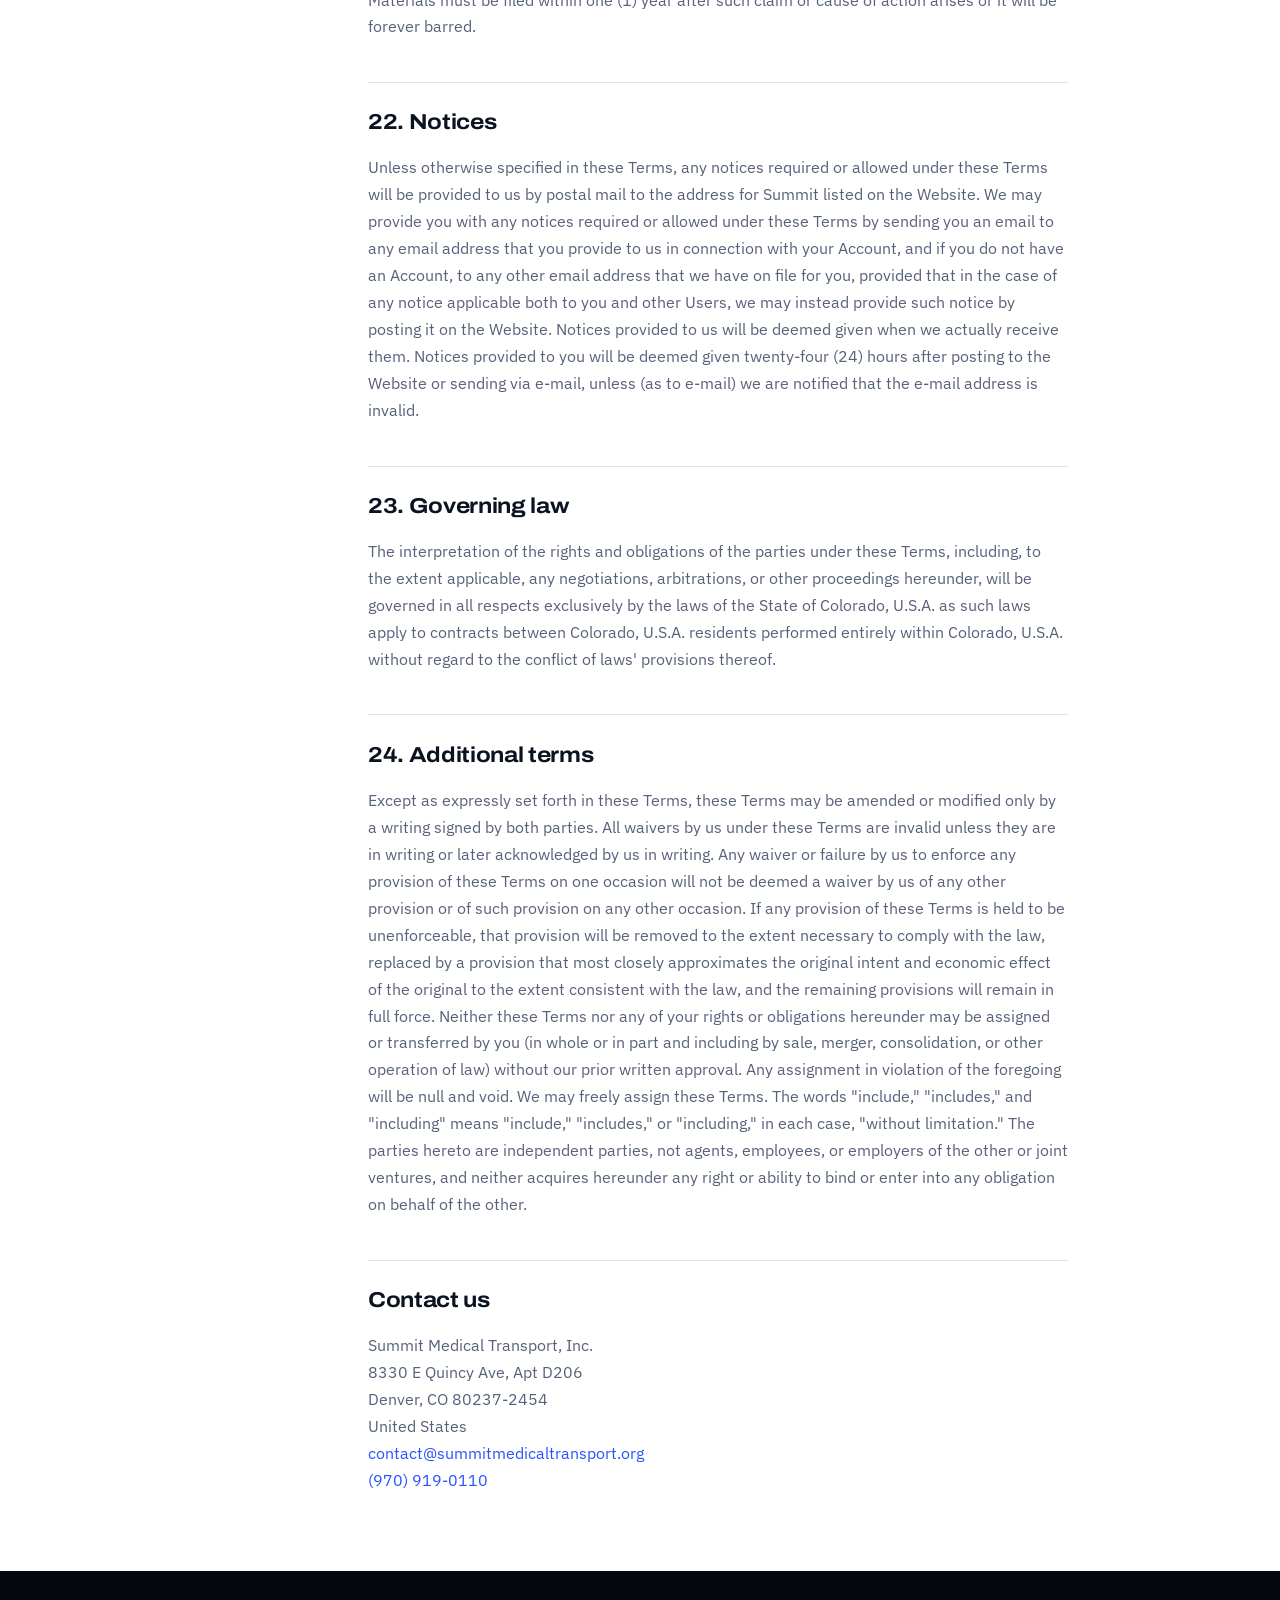
<file: terms.html>
<!DOCTYPE html>
<html lang="en">
<head>
<meta charset="utf-8">
<meta name="viewport" content="width=device-width, initial-scale=1">
<title>Website Terms of Use — Summit Medical Transport</title>
<meta name="description" content="Website Terms of Use governing access to and use of summitmedicaltransport.org, provided by Summit Medical Transport, Inc.">
<meta name="theme-color" content="#05080F">
<meta name="robots" content="noindex">
<link rel="icon" href="assets/img/favicon.png" type="image/png">
<link rel="apple-touch-icon" href="assets/img/apple-touch-icon.png">
<link rel="preconnect" href="https://fonts.googleapis.com">
<link rel="preconnect" href="https://fonts.gstatic.com" crossorigin>
<link href="https://fonts.googleapis.com/css2?family=Archivo:wdth,wght@100..125,400..800&family=IBM+Plex+Mono:wght@400;500;600&family=IBM+Plex+Sans:wght@400;500;600&display=swap" rel="stylesheet">
<link rel="stylesheet" href="assets/css/styles.css">
</head>
<body>
<a class="skip" href="#main">Skip to content</a>

<header class="banner">
  <div class="wrap banner__in">
    <a class="brand" href="index.html" aria-label="Summit Medical Transport, home">
      <img class="brand__mark" src="assets/img/MOVING_WHAT_MATTERS_small.png" alt="" width="1563" height="763">
    </a>
    <nav class="nav" id="nav" aria-label="Primary">
      <a href="index.html#services">Services</a>
      <a href="index.html#operations">Operations</a>
      <a href="index.html#fleet">Fleet</a>
      <a href="index.html#portal">Client Portal</a>
      <!-- <a href="index.html#careers">Careers</a> -->
      <a href="index.html#contact">Contact</a>
    </nav>
    <div class="banner__act">
      <a class="btn btn--signal" href="tel:+19709190110">Request Transport</a>
    </div>
    <button class="burger" id="burger" aria-expanded="false" aria-controls="nav" aria-label="Open menu">
      <span></span><span></span><span></span>
    </button>
  </div>
</header>

<main id="main" class="legal">
  <div class="wrap legal__grid">
    <aside>
      <p class="eyebrow">Legal</p>
      <h1 class="legal__h1">Website Terms<br>of Use</h1>
      <p class="legal__updated">Last modified: November 7, 2026</p>
      <nav class="legal__toc" aria-label="On this page">
        <a href="#definitions">Definitions</a>
        <a href="#term">Term</a>
        <a href="#modifications">Modifications</a>
        <a href="#eligibility">Eligibility</a>
        <a href="#access">Access</a>
        <a href="#prohibited">Prohibited uses</a>
        <a href="#accounts">Accounts</a>
        <a href="#our-content">Our content</a>
        <a href="#your-content">Your content</a>
        <a href="#communications">Communications</a>
        <a href="#sms-services">SMS Services</a>
        <a href="#third-party">Third-party content &amp; services</a>
        <a href="#links">Third-party websites</a>
        <a href="#termination">Termination</a>
        <a href="#suspension">Suspension</a>
        <a href="#technology">Technology and marks</a>
        <a href="#representations">Your warranties</a>
        <a href="#disclaimers">Disclaimers</a>
        <a href="#indemnity">Indemnity</a>
        <a href="#liability">Limitation on liability</a>
        <a href="#arbitration">Dispute resolution</a>
        <a href="#notices">Notices</a>
        <a href="#law">Governing law</a>
        <a href="#additional">Additional terms</a>
        <a href="#reach">Contact us</a>
      </nav>
    </aside>

    <div class="legal__body">
      <p>
        These Website Terms of Use, together with any documents that they
        expressly incorporate by reference (these "Terms") are agreed by and
        between Summit Medical Transport, Inc., a Colorado
        corporation, having an address at 8330 E Quincy Ave, Apt D206, Denver, CO 80237-2454,
        United States ("Summit," "we," "us," and "our") and you, or the entity on
        whose behalf you are agreeing to these Terms.
      </p>
      <p>
        These Terms govern your access to and use of the Summit website
        located at <a href="https://www.summitmedicaltransport.org">https://www.summitmedicaltransport.org</a>
        and all other websites and mobile sites where these Terms appear or
        are linked (collectively, the "Website"), unless you enter into a
        separate agreement for the access to and use of any portion of the
        Website, in which case, any such separate agreement is in addition to
        these Terms, and in the event of a conflict between these Terms and
        such separate agreement, such separate agreement controls. You and
        other individuals or entities using the Website are collectively
        referred to as "Users." Any person or entity who interacts with the
        Website, whether through automated means, third-party means, or
        otherwise, is considered a User.
      </p>
      <p>
        Unless you have entered into a separate written agreement with us
        regarding the Website, these Terms are the complete and exclusive
        agreement between you and us regarding your access to and use of the
        Website and supersede any oral or written proposal, quote, or other
        communication between you and us regarding your access to and use of
        the Website.
      </p>
      <p class="legal__note">
        <strong>Please read these Terms carefully.</strong> By accessing or
        otherwise using the Website, you agree that you have read and agree
        to be bound by these Terms. If you do not agree to these Terms, or do
        not meet the qualifications included in these Terms, we are not
        willing to provide you with access to or use of the Website, and you
        must not access or use the Website.
      </p>
      <p class="legal__note">
        <strong>Section 21 contains an agreement to arbitrate.</strong> With
        limited exceptions, it will require disputes between you and us to be
        submitted to binding and final arbitration, unless you opt out. In
        addition: (1) you will only be permitted to pursue claims against us
        on an individual basis, and not in any class or representative
        proceeding; and (2) you are waiving your right to seek relief in a
        court of law and to have a jury trial on your claims. Please see
        <a href="#arbitration">Section 21</a> for more information regarding
        the arbitration agreement, the possible effects of the arbitration
        agreement, and how to opt out of it.
      </p>

      <h2 id="definitions">1. Definitions</h2>
      <p>
        Words and phrases used in these Terms have their definitions given in
        these Terms or, if not defined herein, have their plain English
        meaning as commonly interpreted in the United States.
      </p>

      <h2 id="term">2. Term</h2>
      <p>
        These Terms are entered into as of the date you first access or use
        the Website (the <strong>"Effective Date"</strong>) and will continue until terminated
        as set forth herein.
      </p>

      <h2 id="modifications">3. Modifications</h2>
      <p>
        &emsp;&emsp;&emsp;&emsp;<strong>3.1</strong> It is our policy to post any changes we make to these Terms on the
        page on which you view them. If we make material changes to your
        rights or obligations hereunder, we will additionally notify you
        through a notice on the Website home page. The date that these Terms
        were last revised is identified at the top of the page on which you
        view them. You are responsible for periodically visiting our Website
        and these Terms to check for any changes. You must cease using the
        Website or terminate these Terms at any time if you do not agree to
        any change to these Terms. However, you will be deemed to have agreed
        to any and all changes to these Terms through your continued use of
        the Website following our implementation of such changes.
      </p>
      <p>
        &emsp;&emsp;&emsp;&emsp;<strong>3.2</strong> Any modifications to the Website, including all updates, upgrades,
        new versions, and new releases, will be treated as part of the
        "Website" for the purposes of these Terms.
      </p>

      <h2 id="eligibility">4. Eligibility</h2>
      <p>
        You represent and warrant that you are an individual that is at
        least 18 years of age or older. You will not use the Website,
        including the SMS Services, if you are less than 18 years of age.
        Accounts are for business use. If you establish or use an Account,
        you do so on behalf of a healthcare provider, laboratory, blood
        center or other organization, or as Summit personnel, and you
        represent and warrant that you are authorized to act for that
        organization.
      </p>

      <h2 id="access">5. Access</h2>
      <p>
        Subject to your agreement and compliance with these Terms, we will
        permit you to access and use the Website solely for lawful purposes
        and only in accordance with these Terms and any other separate
        written agreement you agree to before being given access to any
        specific portion of the Website. Any such separate agreement is in
        addition to these Terms, and in the event of a conflict between
        these Terms and such separate agreement, such separate agreement
        controls.
      </p>

      <h2 id="prohibited">6. Unlawful or prohibited uses of the Website</h2>
      <p>
        The Website may only be used for lawful purposes in accordance with
        these Terms. As a condition of your use of the Website, you represent
        and warrant to us that you will not use the Website for any purpose
        that is unlawful or prohibited by these Terms. Whether on behalf of
        yourself, any User, or any other third party, you will not:
      </p>
        <p>&emsp;&emsp;&emsp;&emsp;<strong>6.1</strong> Make any commercial use of the Website other than in furtherance of any transactions that we permit you to make through the Website;</p>
        <p>&emsp;&emsp;&emsp;&emsp;<strong>6.2</strong> Download, copy, or transmit any content from the Website for the benefit of any third party;</p>
        <p>&emsp;&emsp;&emsp;&emsp;<strong>6.3</strong> Misrepresent your identity, impersonate any person or entity, falsely state or otherwise misrepresent your affiliation with any person or entity in connection with the Website, or express or imply that we endorse you in any manner;</p>
        <p>&emsp;&emsp;&emsp;&emsp;<strong>6.4</strong> Conduct fraudulent activities through the Website;</p>
        <p>&emsp;&emsp;&emsp;&emsp;<strong>6.5</strong> Use the Website to defame, abuse, harass, stalk, threaten, or otherwise violate the legal rights of any third party, including any third party's privacy rights or rights of publicity; and</p>
        <p>&emsp;&emsp;&emsp;&emsp;<strong>6.6</strong> Harvest or collect personally identifiable data about Users.</p>

      <h2 id="accounts">7. Accounts</h2>
      <p>
        Before using certain portions of the Website, you may be required to
        establish an account (an <strong>"Account"</strong>). Approval of your request to
        establish an Account will be at our sole discretion. Each Account and
        the User identification and password for each Account (the <strong>"Account
        ID"</strong>) is personal in nature. You may not distribute or transfer your
        Account or Account ID or provide a third party with the right to
        access your Account or Account ID. You are solely responsible for all
        use of the Website through your Account. You will ensure the security
        and confidentiality of your Account ID and will notify us immediately
        if any Account ID is lost, stolen, or otherwise compromised. Any
        activities completed through your Account or under your Account ID
        will be deemed to have been done by you. You will not: (1) select or
        use an Account ID of another User with the intent to impersonate that
        User; or (2) use an Account ID that we, in our sole discretion, deem
        offensive. In addition to all other rights available to us, including
        those set forth in these Terms, we reserve the right to terminate
        your Account or refuse service to you in the event that you breach
        the preceding sentence or any other provision of these Terms.
      </p>

      <h2 id="our-content">8. Our content</h2>
      <h3>8.1 Ownership and responsibility</h3>
      <p>
        All content included with the Website that we provide such as text,
        graphics, logos, images, audio clips, video, data, music, updates,
        and other materials (collectively <strong>"Our Content"</strong>) is the owned or
        licensed intellectual property of Summit or its suppliers or
        licensors and is protected by United States and international
        copyright, trademark, patent, or other proprietary rights
        (collectively, <strong>"IPR"</strong>). The collection, arrangement, and assembly of
        all Our Content through the Website are the exclusive property of
        Summit and protected by United States and international copyright
        laws. Summit and its suppliers and licensors expressly reserve all
        IPR in all Our Content. You are solely responsible for verifying the
        accuracy, completeness, and applicability of all Our Content and for
        your use of any of Our Content. Except as set forth in these Terms,
        you are granted no licenses or rights in or to any of Our Content or
        any IPR therein or related thereto.
      </p>
      <h3>8.2 Viewing our content</h3>
      <p>
        Subject to your compliance with these Terms, you may view Our
        Content, solely as presented on the Website, in furtherance of any
        uses of the Website permitted in these Terms. You will not directly
        or indirectly use any of Our Content for any other purpose. You will
        not, and will not permit any third party to: (a) alter, modify, copy,
        reproduce, publish, or create derivative works of any of Our Content;
        (b) distribute, sell, resell, lend, loan, lease, license, sublicense,
        or transfer any of Our Content; or (c) alter, obscure or remove any
        copyright, trademark, or any other notices that are provided on or in
        connection with any of Our Content.
      </p>

      <h2 id="your-content">9. Your content</h2>

      <h3>9.1 Substance and Responsibility</h3>
      <p>
        We welcome your communications and content that you are invited to submit 
        through or to the Website or any content or information that you post to 
        any of our social media pages or channels (e.g., Facebook™, X™, and Instagram™), 
        such as your name, social media handle, and text and images accompanying your post 
        (collectively, <strong>“Your Content”</strong>), as long as Your Content 
        complies with these Terms. You are solely responsible for all Your Content 
        that you provide through the Website. You represent and warrant to us that neither 
        Your Content nor the use of Your Content by us as permitted herein will: (a) 
        violate these Terms or any applicable laws, rules, or regulations; (b) be libelous, 
        defamatory, obscene, abusive, pornographic, threatening, or an invasion of privacy; 
        (c) constitute an infringement or misappropriation of the IPR or other rights of any 
        third party; (d) be illegal in any way or advocate illegal activity; (e) be an 
        advertisement or solicitation of any kind; (f) be false, misleading, or inaccurate; 
        or (g) be considered junk mail, spam, a part of a pyramid scheme, or a disruptive 
        commercial message or disruptive advertisement. We are not responsible or liable 
        for any deletion, correction, destruction, damage, loss, or failure to store or 
        back-up any of Your Content. Except as required by applicable law, we are not 
        responsible for the use or disclosure of any personal information that you voluntarily 
        disclose in connection with any of Your Content. You acknowledge and agree that we 
        reserve the right (but have no obligation) to do any or all of the following, in our 
        sole discretion: (i) monitor Your Content; (ii) alter, remove, or refuse to post or 
        allow to be posted any of Your Content; and/or (iii) disclose any of Your Content, 
        and the circumstances surrounding its transmission, to any third party as permitted 
        by applicable law.  
      </p>

      <h3>9.2 License to Your Concent</h3>
      <p>
        As between you and us, you retain ownership of Your Content. However, in addition to 
        any other rights granted to us under these Terms, by providing Your Content to us, 
        you grant us and our authorized representatives a non-exclusive, sub-licensable, 
        fully paid-up, perpetual, irrevocable, royalty-free, transferable right and license 
        to use, display, perform, transmit, copy, modify, delete, adapt, publish, translate, 
        create derivative works from, sell, and distribute Your Content and to incorporate Your 
        Content into any form, medium, or technology, now known or hereafter developed, throughout 
        the world, in each case in order to provide the Website and our social media pages and 
        channels and fulfill any other of our obligations under these Terms. You further irrevocably 
        waive any “moral rights” or other rights with respect to attribution of authorship or integrity 
        of materials regarding Your Content that you may have under any applicable law or under any legal 
        theory. You represent and warrant that you have all rights necessary for you to grant the licenses 
        granted in this Section, including but not limited to permission from or on behalf of any individuals 
        who appear in Your Content for us to use their name, image, voice, and/or likeness without 
        compensation to you or any other person or entity.
      </p>

      <h2 id="communications">10. Communications</h2>
      <p>
        If you order services from us through the Website or otherwise give
        us permission to contact you, we or our agents may call, text, or
        email you at the telephone number and/or email address that you
        provide us. You further agree that we may, for training purposes or
        to evaluate the quality of our customer service, listen to and
        record phone conversations you have with us or our agents regarding
        customer service issues.
      </p>

      <h2 id="sms-services">11. SMS services</h2>
      <h3>11.1 Applicability</h3>
      <p>
        By enrolling in, or otherwise requesting or agreeing to receive, 
        text messages from or on behalf of Summit (the <strong>“SMS Services”</strong>), 
        you agree to the terms and conditions in this Section 11.
      </p>
      <h3>11.2 Opting In</h3>
      <p>
        During your access to, or use of, the Website, we may invite you to 
        participate in the SMS Services. You will only receive text messages 
        from us, and otherwise be able to participate in the SMS Services, 
        if we receive your consent thereto. If your consent to participate 
        in the SMS Services is required as a condition to us providing you 
        with certain services, we will notify you of the same. 
      </p>
      <h3>11.3 Delivery</h3>
      <p>
        We will provide the SMS Services to you at the mobile number 
        that is associated with your Account. Text messages sent to you 
        as part of the SMS Services will be sent using an automatic 
        telephone dialing system that connects through your mobile phone 
        carrier or using any other replacement or successor technology 
        that we choose in our sole discretion. Please note that we may 
        not be able to deliver text messages to certain subscribers of 
        certain mobile carriers. The frequency of text messages sent to 
        you through the SMS Services is variable.  
      </p>
      <h3>11.4 Content</h3>
      <p>
        The content of text messages that you receive through the SMS 
        Services will be transactional, operational, and informational.
      </p>
      <h3>11.5 Opting Out</h3>
      <p>
        You may stop participating in the SMS Services at any time. 
        To stop participating in the SMS Services, you must reply “STOP” 
        to the 10-digit number from which you received our original 
        message. After texting “STOP,” you may receive additional 
        text messages confirming that your request has been received 
        and processed, and you may continue to receive text messages 
        for a short period while we process your request. 
      </p>
      <h3>11.6 Assistance</h3>
      <p>
        If you need further assistance with the SMS Services, text 
        “HELP” to the 10-digit number from which you received our original message. 
      </p>
      <h3>11.7 Eligibility</h3>
      <p>
        You represent and warrant that you are the current subscriber 
        or authorized user of the mobile number that you have provided to 
        us for the purposes of the SMS Services.
      </p>
      <h3>11.8 Modifications</h3>
      <p>
        We may change any short code or telephone number we use to 
        operate the SMS Services at any time and will notify you of 
        these changes either in accordance with <a href="#notices">Section 22</a> below or 
        at the mobile number that we have been using to send you text 
        messages. You agree to maintain accurate, complete, and 
        up-to-date information with us related to your receipt of text 
        messages, including, without limitation, notifying us immediately 
        at <a href="mailto:support@summitmedicaltransport.org">support@summitmedicaltransport.org</a> 
        if you change your mobile number. 
      </p>
      <h3>11.9 Responsibility</h3>
      <p>
        You agree that you will not initiate text messages from us to 
        the mobile number of any third party without their permission. 
        You agree to indemnify, defend, and hold us harmless from any 
        Claims arising from you providing us with a mobile number that 
        is not the one to which you subscribe or which you are authorized 
        to use. You agree that we will not be liable for failed, delayed, 
        or misdirected delivery of any content sent through the SMS Services, 
        any errors in such content, or any action you may or may not take in 
        reliance on the content sent through the SMS Services.
      </p>

      <h2 id="third-party">12. Third-Party Content and Services</h2>
      <h3>12.1 Third-Party Content</h3>
      <p>
        Content may also be provided through the Website by other Users.
        Other Users might post content that is inaccurate, misleading, or
        deceptive. We neither endorse nor are responsible for any opinion,
        advice, information, or statements made by third parties. If you
        rely on third-party content, you assume the risk that it might be
        inaccurate, misleading, or deceptive. The opinions expressed by third
        parties reflect solely the opinions of the individuals who submitted
        such opinions and may not reflect our opinions.
      </p>
      <h3>12.2 Third-Party Services</h3>
      <p>
        We may provide you with the ability to access services developed,
        provided, or maintained by third-party service providers through the
        Website (<strong>"Third-Party Services"</strong>). Third-Party Services may integrate
        with, pull content from, or add content to the Website. In addition
        to these Terms, your access to and use of any Third-Party Services is
        also subject to any other agreement you may agree to before being
        given access to the Third-Party Services (each, a "Third-Party
        Service Agreement"). The terms of any Third-Party Service Agreement
        will apply to the applicable Third-Party Services provided under that
        Third-Party Service Agreement in addition to these Terms, as
        applicable.
      </p>

      <h2 id="links">13. Links to Third-Party Websites</h2>
      <p>
        The Website may contain links and interactive functionality
        interacting with the websites of third parties. We are not
        responsible for, and have no liability for, the functionality,
        actions, inactions, settings, privacy policies, terms, or content of
        any such third-party website. Before enabling any sharing functions
        of the Website to communicate with any such third-party website or
        otherwise visiting any such third-party website, we strongly
        recommend that you review and understand the terms and conditions,
        privacy policies, and settings of each such third-party website. The
        links and interactive functionality for third-party websites made
        available through the Website do not constitute an endorsement by us
        of such third-party websites. Other websites may link to the Website
        with or without our authorization, and we may block any links to or
        from the Website in our sole discretion. Your use of third-party
        websites is at your own risk.
      </p>

      <h2 id="termination">14. Termination</h2>
      <p>
        These Terms may be terminated by either party at any time, in that
        party's sole discretion, upon notice to the other party as permitted
        under these Terms. Upon termination of these Terms for any reason:
        (1) all rights granted to you under these Terms will terminate; (2)
        you will immediately cease all use of and access to the Website and
        any related services (unless otherwise prohibited by applicable
        law); and (3) we may, in our sole discretion, delete your Account at
        any time. Provisions which by their inherent meanings are to survive
        the termination of these Terms will so survive.
      </p>

      <h2 id="suspension">15. Suspension</h2>
      <p>
        Without limiting our right to terminate these Terms, unless otherwise
        prohibited by applicable law, we may also suspend your access to your
        Account, the Website, and any related services, with or without
        notice to you, upon any actual, threatened, or suspected breach of
        these Terms or applicable law or upon any other conduct deemed by us
        to be inappropriate or detrimental to Summit, the Website, or any
        other User or third party.
      </p>

      <h2 id="technology">16. Technology and marks</h2>
      <p>
        The Website, and the databases, software, hardware and other
        technology used by or on our behalf to operate the Website, and the
        structure, organization, and underlying data, information and,
        software code thereof (collectively, the <strong>"Technology"</strong>), may
        constitute valuable trade secrets of Summit. You will not, and will
        not permit any third party to: (1) access or attempt to access the
        Technology except as expressly provided in these Terms; (2) use the
        Technology in any unlawful manner or in any other manner that could
        damage, disable, overburden, or impair the Technology; (3) use
        automated scripts to collect information from, or otherwise interact
        with, the Technology; (4) alter, modify, reproduce, or create
        derivative works of the Technology; (5) distribute, sell, resell,
        lend, loan, lease, license, sublicense, or transfer any of your
        rights to access or use the Technology or otherwise make the
        Technology available to any third party; (6) reverse engineer,
        disassemble, decompile, or otherwise attempt to derive the method of
        operation of the Technology; (7) attempt to circumvent or overcome
        any technological protection measures intended to restrict access to
        any portion of the Technology; (8) monitor the availability,
        performance, or functionality of the Technology; or (9) interfere
        with the operation or hosting of the Technology. We use reasonable
        means to protect the security of the Website, but you acknowledge
        that perfect security on the internet is impossible and that, as a
        result, Your Content may be exposed in the event of a breach. We
        retain all rights, title, and interest, including, without
        limitation, all IPR in and to the Technology and any additions,
        improvements, updates, and modifications thereto. You receive no
        ownership interest in or to the Technology, and you are not granted
        any right or license to use the Technology itself, apart from your
        ability to access and use the Website under these Terms. The Summit
        name, logo, and all product and service names associated with the
        Website are trademarks of Summit and its licensors and providers, and
        you are granted no right or license to use them.
      </p>

      <h2 id="representations">17. Your representations and warranties</h2>
      <p>
        You hereby represent and warrant to us that: (1) you have the legal
        right and authority to enter into these Terms; (2) these Terms form a
        binding legal obligation on your behalf; (3) you have the legal right
        and authority to perform your obligations under these Terms and to
        grant the rights and licenses described in these Terms; and (4) your
        access to, and use of, the Website and Your Content, will comply with
        all applicable laws, rules, regulations, and third-party rights and
        will not cause us to violate any applicable laws, rules, regulations,
        or third-party rights.
      </p>

      <h2 id="disclaimers">18. Disclaimers</h2>
      <p>
        We cannot and do not represent or warrant that the Website will be
        error-free, uninterrupted, free from unauthorized access, or
        otherwise meet your requirements. The Website and all content,
        technology, and other information and services included on or
        otherwise made available to you through the Website (collectively,
        the <strong>"Materials"</strong>) are provided by us on an "as is," "as available"
        basis, without representations or warranties of any kind. We make no
        representations or warranties of any kind, express or implied, as to
        the operation of the Materials, the accuracy or completeness of the
        Materials, or that communications sent from us are free of malware or
        other harmful components. You expressly agree that your use of the
        Materials is at your sole risk. We disclaim any and all
        representations and warranties with respect to the Materials,
        whether express or implied, including, without limitation,
        warranties of title, merchantability, and fitness for a particular
        purpose or use.
      </p>

      <h2 id="indemnity">19. Indemnity</h2>
      <p>
        You hereby agree to indemnify, defend, and hold harmless us and our
        officers, directors, shareholders, affiliates, employees, agents,
        contractors, representatives, providers, suppliers, customers,
        successors-in-interest, and assigns (<strong>"Indemnified Parties"</strong>) from any
        and all claims, suits, demands, actions, losses, liabilities,
        damages, judgments, settlements, fines, penalties, fees, expenses,
        and costs (including attorneys' fees and court costs) (collectively,
        <strong>"Claims"</strong>) arising in any manner from: (1) your access to, or use of,
        the Materials; (2) Your Content; and (3) your breach of any
        representation, warranty, covenant, or other provision of these
        Terms. We will provide you with notice of any Claim, and we will
        have the right to participate in the defense of any Claim and hire
        counsel of our choosing. The Indemnified Parties are third-party
        beneficiaries of these Terms and may enforce them.
      </p>

      <h2 id="liability">20. Limitation on liability</h2>
      <p>
        You agree that the Indemnified Parties (as defined above) will not
        be liable for damages of any kind arising in connection with your
        use of the Website or any other Materials (as defined above). This
        includes, but is not limited to, any and all compensatory, direct,
        indirect, incidental, special, exemplary, punitive, reliance,
        emotional, personal injury, property, or consequential damages,
        however caused, under any theory of liability, whether in contract,
        strict liability, statute, or tort (including negligence or
        otherwise). This includes but is not limited to damages of any kind
        arising in connection with (1) your use of, or your inability, to
        use the Materials; (2) any information or data that may have been
        transmitted to or through the Materials; (3) the procurement of
        substitute goods, data, information, or another website; (4)
        business interruption, loss of Your Content, loss of revenues or
        profits, or loss of opportunity; (5) errors, mistakes, or
        inaccuracies in the Materials; (6) bugs, viruses, or other files or
        data that may be harmful to computer or communication equipment or
        data that may have been transmitted to or through the Materials; (7)
        breaches, theft, or unauthorized disclosure of any information or
        data transmitted to, on, or through the Materials; or (8) any other
        loss, harm, or damage of any kind arising from or relating to your
        use of the Materials. These limitations apply even if we have been
        advised of the possibility of such damages.
      </p>
      <p>
        Notwithstanding the foregoing to the contrary, our total aggregate
        liability, and your sole and exclusive remedy, for any successful
        claim that you bring against us, arising out of, or in connection
        with, your use of the Materials, shall not exceed one hundred U.S.
        dollars ($100 USD).
      </p>
      <p>
        You agree that we would not enter into these Terms or permit you to
        use the Materials without these limitations on our liability, and
        you accept these limitations on our liability. To the extent a court
        or arbitrator finds any portion of this section unenforceable, you
        agree that the remaining portions of this section are still
        enforceable, and our liability is limited to the maximum extent
        permitted by law.
      </p>

      <h2 id="arbitration">21. Resolving disputes; agreement to arbitrate</h2>
      <p>
        You and Summit agree that any dispute that has arisen or may arise
        between us relating in any way to your use of or access to the
        Materials; any validity, interpretation, breach, enforcement, or
        termination of these Terms; or otherwise relating to Summit in any
        way (collectively, <strong>"Covered Dispute Matters"</strong>) will be resolved in
        accordance with the provisions set forth in this Section 21.
      </p>
      <h3>21.1 Informal Resolution</h3>
      <p>
        If you have any dispute with us, you and we agree that before taking
        any formal action, you will contact us at
        <a href="mailto:support@summitmedicaltransport.org">support@summitmedicaltransport.org</a>,
        provide a brief, written description of the dispute and your contact
        information (including your email address associated with your
        Account, if your dispute relates to your Account), and allow sixty
        (60) days to pass, during which we will attempt to reach an amicable
        resolution of any issue with you.
      </p>
      <h3>21.2 Applicable Law</h3>
      <p>
        You and we agree that these Terms and each of its parts evidence a
        transaction involving interstate commerce, and the Federal
        Arbitration Act governs the interpretation and enforcement of the
        arbitration rules and arbitration proceedings.
      </p>
      <h3>21.3 Arbitration</h3>
      <p>
        Any and all Covered Dispute Matters must be asserted individually in
        binding arbitration administered by the American Arbitration
        Association (<strong>"AAA"</strong>) in accordance with its rules then in effect
        (<strong>"Rules"</strong>). You and we agree the arbitration will be conducted by a
        single arbitrator and that the arbitrator shall not conduct any form
        of class or collective arbitration nor join or consolidate claims by
        or for individuals. You and we agree that the arbitrator, and not any
        federal, international, state, or local court or agency, shall have
        exclusive authority to resolve any dispute relating to the
        interpretation, applicability, enforceability, or formation of these
        Terms, including any claim that all or any part of this Agreement is
        void or voidable or a particular claim is subject to arbitration. The
        arbitrator will apply the governing law set forth in these Terms to
        any such arbitration and shall have the power to award any remedy
        available at law or in equity; provided, however, that the arbitrator
        shall have no jurisdiction to amend these Terms or grant any relief
        not permitted herein or beyond the relief permitted herein. For
        matters where the relief sought is over $5,000, the arbitrator's
        decision will include the essential findings and conclusions upon
        which the arbitrator based the award. The arbitrator will decide the
        substance of all claims in accordance with applicable law, including
        recognized principles of equity, and will honor all claims of
        privilege recognized by law. The arbitration shall take place in the
        City and County of Denver, Colorado, U.S.A.; however, desk, phone, or
        video conference proceedings may be utilized where appropriate and
        permitted to mitigate costs of travel. Payment of all filing,
        administration, arbitrator fees, and other costs of arbitration will
        be governed by the Rules, unless otherwise stated in this agreement
        to arbitrate. You and we agree that the arbitrator's award shall be
        final and binding, and judgment on the arbitrator's award may be
        entered in any court of competent jurisdiction.
      </p>
      <h3>21.4 Injunctive and declaratory relief</h3>
      <p>
        Except as provided in the exceptions below, the arbitrator shall
        determine all issues of liability on the merits of any claim
        asserted by you or us and may award declaratory or injunctive relief
        only in favor of the individual party seeking relief and only to the
        extent necessary to provide relief warranted by that party's
        individual claim. To the extent that you or we have sought public
        injunctive relief (that is, injunctive relief that has the primary
        purpose and effect of prohibiting unlawful acts that threaten future
        injury to the public), the entitlement to and extent of such relief
        must be litigated in a civil court of competent jurisdiction, and not
        in arbitration, after the party seeking public injunctive relief has
        first prevailed in arbitration. The parties agree that the
        litigation of any issues of public injunctive relief shall be stayed
        pending the outcome of the merits of any individual claims in
        arbitration.
      </p>
      <h3>21.5 Exceptions to arbitration</h3>
      <p>There are only two exceptions to this agreement to arbitrate:</p>
      <p>
        &emsp;&emsp;&emsp;&emsp;<strong>(a)</strong> First, if either party 
        reasonably believes that the other party has in any manner violated 
        or threatened to infringe the IPR of the other party, the party whose 
        IPR have been violated may seek injunctive or other appropriate 
        interim relief in any court of competent jurisdiction.
      </p>
      <p>
        &emsp;&emsp;&emsp;&emsp;<strong>(b)</strong> Second, each party 
        will retain the right to seek relief in a small claims court for 
        disputes or claims within the scope of the jurisdiction of such 
        courts.
      </p>
      <h3>21.6 Future Amendments to the Agreement to Arbitrate</h3>
      <p>
        Notwithstanding any provision in these Terms to the contrary, you and
        we agree that if we make any amendment to this agreement to
        arbitrate in the future, that amendment shall not apply to any claim
        that was filed in a legal proceeding against Summit prior to the
        effective date of the amendment. However, the amendment shall apply
        to all other Covered Dispute Matters governed by the agreement to
        arbitrate that have arisen or may arise between you and Summit. If
        you do not agree to the amended terms, you may terminate this
        Agreement within thirty (30) days of the posting or notification and
        you will not be bound by the amended terms.
      </p>
      <h3>21.7 Judicial forum for legal disputes</h3>
      <p>
        Unless you and we agree otherwise and except for claims in small
        claims court, in the event that the agreement to arbitrate above is
        found not to apply to you or to a particular Covered Dispute Matter,
        either as a result of your decision to opt out of the agreement to
        arbitrate, or as a result of a decision by the arbitrator or a court
        order, you agree (except as otherwise provided by law) that any
        claim or dispute that has arisen or may arise between you and us must
        be resolved exclusively by a state or federal court located in the
        City and County of Denver, Colorado, U.S.A. You and we agree to
        submit to the exclusive personal jurisdiction and venue of the courts
        located within the City and County of Denver, Colorado, U.S.A. for
        the purpose of litigating all such claims or disputes.
      </p>
      <p class="legal__note">
        <strong>21.8 You may opt out of arbitration.</strong> If you are a new
        User, you can choose to reject the agreement to arbitrate provision
        ("opt-out") by emailing us an opt-out notice to
        <a href="mailto:support@summitmedicaltransport.org">support@summitmedicaltransport.org</a>
        (<strong>"Opt-Out Notice"</strong>). The Opt-Out Notice must be received no later than
        thirty (30) days after the date you accept the Terms of this
        Agreement for the first time. In order to opt out, you must email
        your full name, address (including street address, city, state, zip
        code, and country), email address(es) associated with your
        Account(s) to which the opt-out applies (if you have an Account),
        and an unaltered digital image of your valid driver's license or
        other national, state, or provincial identification card to
        <a href="mailto:support@summitmedicaltransport.org">support@summitmedicaltransport.org</a>.
        This procedure is the only way you can opt out of the agreement to
        arbitrate. If you opt out of the agreement to arbitrate, all other
        parts of this section and the remainder of these Terms continue to
        apply to you. Opting out of this agreement to arbitrate has no
        effect on any previous, other, or future arbitration agreements that
        you may have with us.
      </p>
      <p>
        <strong>21.9 You waive certain rights.</strong> By agreeing to this
        arbitration agreement, you hereby irrevocably waive any right you may
        have (a) to a court trial (other than small claims court as provided
        above), (b) to serve as a class representative, as a private
        attorney general, or in any other representative capacity, or to
        participate as a member of a class of claimants, in any lawsuit,
        arbitration, or other proceeding filed against us and/or related
        third parties, even if arbitration is not required under this
        agreement, and (c) to a trial by jury.
      </p>
      <p>
        <strong>21.10 Statute of limitations for your claims.</strong> Regardless
        of any statute or law to the contrary, any and all claims or causes
        of action arising out of or related to these Terms or your use of
        the Materials must be filed within one (1) year after such claim or
        cause of action arises or it will be forever barred.
      </p>

      <h2 id="notices">22. Notices</h2>
      <p>
        Unless otherwise specified in these Terms, any notices required or
        allowed under these Terms will be provided to us by postal mail to
        the address for Summit listed on the Website. We may provide you
        with any notices required or allowed under these Terms by sending
        you an email to any email address that you provide to us in
        connection with your Account, and if you do not have an Account, to
        any other email address that we have on file for you, provided that
        in the case of any notice applicable both to you and other Users, we
        may instead provide such notice by posting it on the Website.
        Notices provided to us will be deemed given when we actually receive
        them. Notices provided to you will be deemed given twenty-four (24)
        hours after posting to the Website or sending via e-mail, unless (as
        to e-mail) we are notified that the e-mail address is invalid.
      </p>

      <h2 id="law">23. Governing law</h2>
      <p>
        The interpretation of the rights and obligations of the parties
        under these Terms, including, to the extent applicable, any
        negotiations, arbitrations, or other proceedings hereunder, will be
        governed in all respects exclusively by the laws of the State of
        Colorado, U.S.A. as such laws apply to contracts between Colorado,
        U.S.A. residents performed entirely within Colorado, U.S.A. without
        regard to the conflict of laws' provisions thereof.
      </p>

      <h2 id="additional">24. Additional terms</h2>
      <p>
        Except as expressly set forth in these Terms, these Terms may be
        amended or modified only by a writing signed by both parties. All
        waivers by us under these Terms are invalid unless they are in
        writing or later acknowledged by us in writing. Any waiver or
        failure by us to enforce any provision of these Terms on one
        occasion will not be deemed a waiver by us of any other provision or
        of such provision on any other occasion. If any provision of these
        Terms is held to be unenforceable, that provision will be removed to
        the extent necessary to comply with the law, replaced by a provision
        that most closely approximates the original intent and economic
        effect of the original to the extent consistent with the law, and
        the remaining provisions will remain in full force. Neither these
        Terms nor any of your rights or obligations hereunder may be
        assigned or transferred by you (in whole or in part and including by
        sale, merger, consolidation, or other operation of law) without our
        prior written approval. Any assignment in violation of the foregoing
        will be null and void. We may freely assign these Terms. The words
        "include," "includes," and "including" means "include," "includes,"
        or "including," in each case, "without limitation." The parties
        hereto are independent parties, not agents, employees, or employers
        of the other or joint ventures, and neither acquires hereunder any
        right or ability to bind or enter into any obligation on behalf of
        the other.
      </p>

      <h2 id="reach">Contact us</h2>
      <p>
        Summit Medical Transport, Inc.<br>
        8330 E Quincy Ave, Apt D206<br>
        Denver, CO 80237-2454<br>
        United States<br>
        <a href="mailto:contact@summitmedicaltransport.org">contact@summitmedicaltransport.org</a><br>
        <a href="tel:+19709190110">(970) 919-0110</a>
      </p>
    </div>
  </div>
</main>

<footer class="foot">
  <div class="wrap foot__base">
    <p class="foot__copy">© <span id="yr">2026</span> Summit Medical Transport Inc. All rights reserved.</p>
    <p class="foot__links">
      <a href="index.html">Home</a>
      <a href="privacy.html">Privacy Policy</a>
      <a href="terms.html">Terms of Use</a>
    </p>
  </div>
</footer>

<script src="assets/js/main.js" defer></script>
</body>
</html>
</file>
<file: assets/css/styles.css>
/* ═══════════════════════════════════════════════════════════════════
   SUMMIT MEDICAL TRANSPORT
   Direction: "Cold Chain" — alpine night, clinical frost, dispatch data.
   Display: Archivo (expanded)  ·  Body: IBM Plex Sans  ·  Data: IBM Plex Mono
   ═══════════════════════════════════════════════════════════════════ */

:root{
  /* ── color ── */
  --night:        #05080F;
  --ink:          #0B1220;
  --ink-lift:     #131E36;
  --summit:       #2752FE;
  --summit-lift:  #4A72FF;
  --signal:       #FF6300;
  --signal-soft:  #FF8A3D;
  --frost:        #EEF2FA;
  --paper:        #FFFFFF;
  --slate:        #57617A;
  --line:         #DCE3F0;
  --line-dark:    rgba(255,255,255,.13);

  /* ── type ── */
  --display: 'Archivo', 'Helvetica Neue', Arial, sans-serif;
  --body:    'IBM Plex Sans', -apple-system, BlinkMacSystemFont, 'Segoe UI', sans-serif;
  /* --mono:    'IBM Plex Mono', ui-monospace, 'SF Mono', Menlo, monospace;

  /* ── metrics ── */
  --wrap: 1240px;
  --gut: clamp(1.25rem, 4vw, 2.75rem);
  --banner-h: 74px;
  --r: 3px;
}

*,*::before,*::after{ box-sizing:border-box; }

html{ -webkit-text-size-adjust:100%; scroll-behavior:smooth; scroll-padding-top:calc(var(--banner-h) + 16px); }

html{ overflow-x:hidden; }

body{
  margin:0;
  background:var(--paper);
  color:var(--ink);
  font-family:var(--body);
  font-size:1rem;
  line-height:1.6;
  -webkit-font-smoothing:antialiased;
  overflow-x:hidden;
}

/* height:auto so the HTML width/height attributes don't beat aspect-ratio */
img,svg,video{ display:block; max-width:100%; height:auto; }
h1,h2,h3{ margin:0; }
p{ margin:0; }
ul,ol,dl,dd{ margin:0; padding:0; }
li{ list-style:none; }
a{ color:inherit; }

::selection{ background:var(--signal); color:#fff; }

:focus-visible{ outline:3px solid var(--signal); outline-offset:3px; }

.skip{
  position:absolute; left:-9999px; top:0; z-index:200;
  background:var(--signal); color:#fff; padding:.75rem 1.25rem;
  font-family:var(--mono); font-size:.8rem; text-decoration:none;
}
.skip:focus{ left:0; }

.wrap{ width:100%; max-width:var(--wrap); margin-inline:auto; padding-inline:var(--gut); }

/* ═══ TYPE PRIMITIVES ══════════════════════════════════════════════ */

.eyebrow{
  font-family:var(--mono);
  font-size:.7rem; font-weight:500;
  letter-spacing:.18em; text-transform:uppercase;
  color:var(--summit);
  display:flex; align-items:center; gap:.7rem;
}
.eyebrow::before{
  content:""; width:26px; height:2px; background:var(--signal); flex:none;
}
.eyebrow--onDark{ color:#9DB3FF; }

.sechead{ max-width:62ch; margin-bottom:clamp(2.5rem,5vw,4rem); }
.sechead__h{
  font-family:var(--display);
  font-variation-settings:'wdth' 116;
  font-weight:700;
  font-size:clamp(1.85rem,3.4vw,3rem);
  line-height:1.06;
  letter-spacing:-.022em;
  margin-top:1.1rem;
  text-wrap:balance;
}
.sechead__p{
  margin-top:1.25rem;
  font-size:clamp(1rem,1.15vw,1.1rem);
  color:var(--slate);
  max-width:56ch;
}
.sechead--onDark .sechead__p{ color:#93A0BC; }

/* ═══ BUTTONS ══════════════════════════════════════════════════════ */

.btn{
  display:inline-flex; align-items:center; justify-content:center;
  gap:.5rem;
  padding:.72rem 1.3rem;
  border:2px solid transparent; border-radius:var(--r);
  font-family:var(--mono); font-size:.76rem; font-weight:600;
  letter-spacing:.11em; text-transform:uppercase; text-decoration:none;
  white-space:nowrap; cursor:pointer;
  transition:background-color .18s ease, color .18s ease, border-color .18s ease, transform .18s ease;
}
.btn:hover{ transform:translateY(-2px); }
.btn:active{ transform:translateY(0); }
.btn--lg{ padding:1rem 1.7rem; font-size:.82rem; }

.btn--signal{ background:var(--signal); color:#fff; border-color:var(--signal); }
.btn--signal:hover{ background:#E85A00; border-color:#E85A00; }

.btn--summit{ background:var(--summit); color:#fff; border-color:var(--summit); }
.btn--summit:hover{ background:#1B3FD8; border-color:#1B3FD8; }

.btn--outline{ color:#fff; border-color:rgba(255,255,255,.32); background:transparent; }
.btn--outline:hover{ border-color:#fff; background:rgba(255,255,255,.07); }

.btn--outlineDark{ color:var(--ink); border-color:var(--line); background:transparent; }
.btn--outlineDark:hover{ border-color:var(--summit); color:var(--summit); }

.btn--ghost{ color:var(--ink); border-color:var(--line); background:transparent; padding:.6rem 1rem; }
.btn--ghost:hover{ border-color:var(--summit); color:var(--summit); }

/* ═══ DISPATCH BAR ═════════════════════════════════════════════════ */

.dispatchbar{ background:var(--night); color:#C9D4EA; }
.dispatchbar__in{
  display:flex; align-items:center; gap:1.5rem;
  min-height:38px;
  font-family:var(--mono); font-size:.7rem; letter-spacing:.08em;
  text-transform:uppercase;
}
.dispatchbar__status{ display:flex; align-items:center; gap:.55rem; }
.dispatchbar__area{ margin-left:auto; color:#7E8CAB; }
.dispatchbar__area strong{ color:#C9D4EA; font-weight:500; }
.dispatchbar__tel{ text-decoration:none; color:#C9D4EA; transition:color .18s ease; }
.dispatchbar__tel:hover{ color:var(--signal); }
.dispatchbar__tel strong{ color:var(--signal); font-weight:600; }

.pulse{
  width:7px; height:7px; border-radius:50%; background:#26D07C; flex:none;
  box-shadow:0 0 0 0 rgba(38,208,124,.65);
  animation:pulse 2.4s ease-out infinite;
}
@keyframes pulse{
  0%{ box-shadow:0 0 0 0 rgba(38,208,124,.6); }
  70%{ box-shadow:0 0 0 7px rgba(38,208,124,0); }
  100%{ box-shadow:0 0 0 0 rgba(38,208,124,0); }
}

/* ═══ BANNER ═══════════════════════════════════════════════════════ */

.banner{
  position:sticky; top:0; z-index:100;
  background:rgba(255,255,255,.94);
  backdrop-filter:saturate(180%) blur(14px);
  border-bottom:1px solid var(--line);
}
.banner__in{
  display:flex; align-items:center; gap:2rem;
  min-height:var(--banner-h);
}

.brand{ display:flex; align-items:center; gap:.8rem; text-decoration:none; flex:none; }
.brand__mark{ height:58px; width:auto; object-fit:contain; }
.brand__type{ display:flex; flex-direction:column; line-height:1; }
.brand__name{
  font-family:var(--display); font-variation-settings:'wdth' 112;
  font-weight:800; font-size:1.35rem; letter-spacing:-.015em;
  text-transform:uppercase;
}
.brand__sub{
  font-family:var(--mono); font-size:.58rem; font-weight:500;
  letter-spacing:.22em; text-transform:uppercase;
  color:var(--summit); margin-top:.28rem;
}

.nav{ display:flex; align-items:center; gap:1.7rem; margin-left:auto; }
.nav a{
  font-family:var(--mono); font-size:.74rem; font-weight:500;
  letter-spacing:.09em; text-transform:uppercase;
  text-decoration:none; color:var(--ink);
  padding:.4rem 0; position:relative;
  transition:color .18s ease;
}
.nav a::after{
  content:""; position:absolute; left:0; bottom:0; width:0; height:2px;
  background:var(--signal); transition:width .22s ease;
}
.nav a:hover{ color:var(--summit); }
.nav a:hover::after{ width:100%; }

.banner__act{ display:flex; align-items:center; gap:.6rem; flex:none; }

.burger{
  display:none;
  width:44px; height:44px; margin-left:auto;
  background:none; border:1px solid var(--line); border-radius:var(--r);
  cursor:pointer; padding:0;
  flex-direction:column; align-items:center; justify-content:center; gap:5px;
}
.burger span{ width:19px; height:2px; background:var(--ink); transition:transform .22s ease, opacity .22s ease; }
.burger[aria-expanded="true"] span:nth-child(1){ transform:translateY(7px) rotate(45deg); }
.burger[aria-expanded="true"] span:nth-child(2){ opacity:0; }
.burger[aria-expanded="true"] span:nth-child(3){ transform:translateY(-7px) rotate(-45deg); }

/* ═══ HERO ═════════════════════════════════════════════════════════ */

.hero{
  position:relative;
  background:var(--night);
  color:#fff;
  overflow:hidden;
  isolation:isolate;
}
.hero__media{
  position:absolute; inset:0; z-index:-2;
  width:100%; height:100%;
  object-fit:cover; object-position:50% 20%;
}
.hero__scrim{
  position:absolute; inset:0; z-index:-1;
  background:
    linear-gradient(97deg, rgba(4,7,14,.95) 0%, rgba(4,7,14,.88) 26%, rgba(4,7,14,.62) 52%, rgba(4,7,14,.44) 74%, rgba(4,7,14,.7) 100%),
    linear-gradient(to bottom, rgba(4,7,14,.72) 0%, rgba(4,7,14,.18) 26%, rgba(4,7,14,.3) 62%, rgba(4,7,14,.86) 100%);
}

.hero__in{
  display:grid;
  grid-template-columns:minmax(0,1fr) minmax(0,26rem);
  gap:clamp(2rem,5vw,4rem);
  align-items:center;
  padding-block:clamp(3.5rem,7vw,6rem);
  min-height:clamp(540px,76vh,800px);
}
.hero__copy{ min-width:0; }

.hero__h1{
  font-family:var(--display);
  font-variation-settings:'wdth' 108;
  font-weight:800;
  font-size:clamp(2.4rem,4.4vw,3.85rem);
  line-height:.97;
  letter-spacing:-.03em;
  text-transform:uppercase;
  margin-top:1.4rem;
}
.hero__h1 em{
  font-style:normal;
  color:var(--signal);
}
.hero__lede{
  margin-top:1.7rem;
  max-width:50ch;
  font-size:clamp(1.02rem,1.25vw,1.16rem);
  line-height:1.62;
  color:#B4C1DC;
}
.hero__cta{ display:flex; flex-wrap:wrap; gap:.8rem; margin-top:2.3rem; }

/* ─── signature: viability board ─── */

.board{
  background:rgba(9,14,28,.82);
  backdrop-filter:blur(18px) saturate(150%);
  border:1px solid var(--line-dark);
  border-top:3px solid var(--signal);
  border-radius:var(--r);
  padding:1.5rem 1.6rem 1.35rem;
  box-shadow:0 30px 70px -30px rgba(0,0,0,.85);
}
.board__head{
  display:flex; align-items:baseline; justify-content:space-between; gap:1rem;
  padding-bottom:.85rem; border-bottom:1px solid var(--line-dark);
}
.board__title{
  font-family:var(--mono); font-size:.76rem; font-weight:600;
  letter-spacing:.19em; text-transform:uppercase; color:#fff;
}
.board__clock{ font-family:var(--mono); font-size:.72rem; display:flex; gap:.45rem; align-items:baseline; }
.board__clockLabel{ color:#6B7A9B; letter-spacing:.12em; }
.board__clockVal{ color:#26D07C; font-weight:500; font-variant-numeric:tabular-nums; }

.board__note{
  margin-top:.9rem;
  font-size:.83rem; line-height:1.5; color:#8B99B8;
}

.board__list{ margin-top:1.15rem; display:flex; flex-direction:column; gap:.72rem; }
.board__row{
  display:grid;
  grid-template-columns:5.4rem 1fr 4.4rem;
  align-items:center; gap:.85rem;
}
.board__organ{
  font-family:var(--mono); font-size:.72rem; font-weight:500;
  letter-spacing:.1em; text-transform:uppercase; color:#C6D2E8;
}
.board__track{
  height:6px; border-radius:99px;
  background:rgba(255,255,255,.09);
  overflow:hidden;
}
.board__fill{
  display:block; height:100%; width:var(--pct);
  background:var(--tone); border-radius:99px;
  transform-origin:left center; transform:scaleX(0);
  animation:fill .9s cubic-bezier(.2,.8,.25,1) forwards;
  animation-delay:var(--d,.35s);
}
.board__row:nth-child(1) .board__fill{ --d:.30s; }
.board__row:nth-child(2) .board__fill{ --d:.42s; }
.board__row:nth-child(3) .board__fill{ --d:.54s; }
.board__row:nth-child(4) .board__fill{ --d:.66s; }
.board__row:nth-child(5) .board__fill{ --d:.78s; }
@keyframes fill{ to{ transform:scaleX(1); } }

.board__val{
  font-family:var(--mono); font-size:.72rem; color:#fff;
  text-align:right; font-variant-numeric:tabular-nums;
}
.board__foot{
  margin-top:1.2rem; padding-top:.85rem;
  border-top:1px solid var(--line-dark);
  font-size:.7rem; line-height:1.45; color:#66748F;
}

/* ═══ PROMISE STRIP ════════════════════════════════════════════════ */

.strip{ background:var(--summit); color:#fff; }
.strip__in{
  display:grid; grid-template-columns:repeat(3,1fr);
  gap:clamp(1.5rem,3vw,3rem);
  padding-block:clamp(2.5rem,4vw,3.5rem);
}
.strip__item{ padding-left:1.25rem; border-left:2px solid rgba(255,255,255,.28); }
.strip__k{
  font-family:var(--mono); font-size:.72rem; font-weight:600;
  letter-spacing:.16em; text-transform:uppercase; color:#FFC9A3;
}
.strip__v{ margin-top:.65rem; font-size:.97rem; line-height:1.58; color:rgba(255,255,255,.92); }

/* ═══ SECTIONS ═════════════════════════════════════════════════════ */

.sec{ padding-block:clamp(4rem,8vw,7rem); }
.sec--paper{ background:var(--paper); color:var(--ink); }
.sec--frost{ background:var(--frost); color:var(--ink); }
.sec--ink{ background:var(--ink); color:#fff; }
.sec--ink .sechead__h{ color:#fff; }

/* ─── services ─── */

.cards{
  display:grid;
  grid-template-columns:repeat(auto-fit,minmax(255px,1fr));
  gap:1px;
  background:var(--line);
  border:1px solid var(--line);
}
.card{
  background:var(--paper);
  padding:2rem 1.75rem 2.1rem;
  transition:background-color .22s ease;
}
.card:hover{ background:#F8FAFF; }
.card__ico{
  display:flex; align-items:center; justify-content:center;
  width:44px; height:44px;
  border:2px solid var(--summit); border-radius:var(--r);
  color:var(--summit);
}
.card__ico svg{ width:23px; height:23px; }
.card--signal .card__ico{ border-color:var(--signal); color:var(--signal); }
.card__h{
  font-family:var(--display); font-variation-settings:'wdth' 112;
  font-weight:700; font-size:1.28rem; letter-spacing:-.012em;
  margin-top:1.25rem;
}
.card__p{ margin-top:.8rem; font-size:.94rem; line-height:1.62; color:var(--slate); }
.card__ul{
  margin-top:1.3rem; padding-top:1.1rem; border-top:1px solid var(--line);
  display:flex; flex-direction:column; gap:.5rem;
}
.card__ul li{
  font-family:var(--mono); font-size:.71rem; letter-spacing:.05em;
  color:var(--ink); padding-left:1.1rem; position:relative; line-height:1.5;
}
.card__ul li::before{
  content:""; position:absolute; left:0; top:.52em;
  width:5px; height:5px; background:var(--signal);
}

/* ─── operations ─── */

.steps{
  display:grid; grid-template-columns:repeat(5,1fr);
  gap:1px; background:var(--line-dark);
  border-top:1px solid var(--line-dark);
  border-bottom:1px solid var(--line-dark);
}
.step{ background:var(--ink); padding:1.9rem 1.4rem 2rem; }
.step__n{
  font-family:var(--mono); font-size:.72rem; font-weight:600;
  letter-spacing:.14em; color:var(--signal);
}
.step__h{
  font-family:var(--display); font-variation-settings:'wdth' 110;
  font-weight:700; font-size:1.06rem; margin-top:1rem; color:#fff;
  letter-spacing:-.005em;
}
.step__p{ margin-top:.7rem; font-size:.88rem; line-height:1.6; color:#8E9CBA; }

/* ─── fleet ─── */

.fleet__grid{
  display:grid; grid-template-columns:minmax(0,1fr) minmax(0,1.1fr);
  gap:clamp(2rem,5vw,4.5rem); align-items:center;
}
.fleet__p{ margin-top:1.4rem; font-size:1rem; line-height:1.68; color:var(--slate); max-width:52ch; }
.fleet__specs{
  margin-top:2.2rem; display:grid; grid-template-columns:repeat(2,1fr); gap:1px;
  background:var(--line); border:1px solid var(--line);
}
.fleet__specs > div{ background:var(--frost); padding:1rem 1.1rem; }
.fleet__specs dt{
  font-family:var(--mono); font-size:.65rem; letter-spacing:.16em;
  text-transform:uppercase; color:var(--slate);
}
.fleet__specs dd{
  font-family:var(--display); font-variation-settings:'wdth' 110;
  font-weight:700; font-size:1.02rem; margin-top:.35rem;
}

.fleet__shot{ margin:0; }
.shot__img{
  width:100%; aspect-ratio:4/3; object-fit:cover;
  border-radius:var(--r);
  box-shadow:0 26px 60px -34px rgba(11,18,32,.7);
}
.shot__cap{
  margin-top:.9rem; padding-left:.9rem;
  border-left:2px solid var(--signal);
  font-family:var(--mono); font-size:.66rem; letter-spacing:.14em;
  text-transform:uppercase; color:var(--slate);
}

/* ─── portal ─── */

.portal__grid{
  display:grid; grid-template-columns:minmax(0,1.05fr) minmax(0,.95fr);
  gap:clamp(2rem,5vw,4.5rem); align-items:start;
}
.portal__p{ margin-top:1.4rem; font-size:1rem; line-height:1.68; color:#93A0BC; max-width:52ch; }
.portal__form{ margin-top:2.2rem; max-width:30rem; }
.portal__label{
  display:block;
  font-family:var(--mono); font-size:.68rem; letter-spacing:.16em;
  text-transform:uppercase; color:#93A0BC; margin-bottom:.7rem;
}
.portal__row{ display:flex; gap:.6rem; flex-wrap:wrap; }
.portal__input{
  flex:1 1 15rem; min-width:0;
  background:rgba(255,255,255,.05);
  border:1px solid var(--line-dark); border-radius:var(--r);
  padding:.72rem .95rem; color:#fff;
  font-family:var(--body); font-size:.94rem;
}
.portal__input::placeholder{ color:#5E6B87; }
.portal__input:focus{ border-color:var(--summit-lift); background:rgba(255,255,255,.08); }
.portal__msg{
  margin-top:.85rem; min-height:1.2em;
  font-family:var(--mono); font-size:.72rem; letter-spacing:.06em; color:#26D07C;
}

.portal__list{
  border-top:1px solid var(--line-dark);
}
.portal__item{
  display:grid; grid-template-columns:8.2rem 1fr; gap:1rem;
  align-items:baseline;
  padding:1.1rem 0;
  border-bottom:1px solid var(--line-dark);
  font-size:.95rem; line-height:1.55; color:#A8B5D0;
}
.portal__tag{
  font-family:var(--mono); font-size:.68rem; font-weight:600;
  letter-spacing:.15em; text-transform:uppercase; color:var(--signal);
}

/* ─── about ─── */

.about__grid{
  display:grid; grid-template-columns:minmax(0,.85fr) minmax(0,1.15fr);
  gap:clamp(2rem,5vw,4.5rem); align-items:start;
}
.about__lead .sechead__h{ margin-top:1.1rem; }
.about__body{ display:flex; flex-direction:column; gap:1.2rem }
.about__body p{ font-size:1.14rem; line-height:1.72; color:var(--ink); }
.about__body p:first-child{ color:var(--ink); font-size:1.14rem; line-height:1.62; }

/* ─── careers ─── */

.jobs{ border-top:1px solid var(--line); }
.job{
  display:flex; align-items:center; justify-content:space-between;
  gap:2rem; padding:1.85rem 0;
  border-bottom:1px solid var(--line);
}
.job__h{
  font-family:var(--display); font-variation-settings:'wdth' 112;
  font-weight:700; font-size:1.32rem; letter-spacing:-.012em;
}
.job__meta{
  display:flex; flex-wrap:wrap; gap:.5rem 1.2rem; margin-top:.6rem;
  font-family:var(--mono); font-size:.68rem; letter-spacing:.12em;
  text-transform:uppercase; color:var(--summit);
}
.job__p{ margin-top:.8rem; font-size:.94rem; line-height:1.62; color:var(--slate); max-width:62ch; }
.job--open .job__h{ color:var(--slate); }

/* ─── contact ─── */

.contact__grid{
  display:grid; grid-template-columns:minmax(0,.9fr) minmax(0,1.1fr);
  gap:clamp(2rem,5vw,4.5rem); align-items:start;
}
.contact__copy .sechead__h{ margin-top:1.1rem; }
.contact__p{ margin-top:1.2rem; font-size:1rem; line-height:1.68; color:var(--slate); max-width:42ch; }
.contact__urgent{
  margin-top:2rem; padding:1.4rem 1.5rem;
  background:var(--ink); color:#fff; border-radius:var(--r);
  border-left:3px solid var(--signal);
}
.contact__urgentK{
  font-family:var(--mono); font-size:.7rem; font-weight:600;
  letter-spacing:.16em; text-transform:uppercase; color:var(--signal);
}
.contact__urgentV{ margin-top:.55rem; font-size:.94rem; color:#A8B5D0; }
.contact__urgent .btn{ margin-top:1.1rem; }

.contact__meta{ margin-top:2rem; display:flex; flex-direction:column; gap:.9rem; }
.contact__meta > div{ display:grid; grid-template-columns:5.5rem 1fr; gap:.8rem; align-items:baseline; }
.contact__meta dd{ min-width:0; }
.contact__meta dt{
  font-family:var(--mono); font-size:.66rem; letter-spacing:.15em;
  text-transform:uppercase; color:var(--frost);
}
.contact__meta dd a{ font-size:.92rem; color:var(--summit); text-decoration:none; border-bottom:1px solid transparent; color:var(--frost); overflow-wrap:anywhere; }
.contact__meta dd a:hover{ border-bottom-color:var(--frost); }

.cform{
  background:var(--frost);
  border:1px solid var(--line);
  border-radius:var(--r);
  padding:clamp(1.5rem,3vw,2.25rem);
}
.cform__grid{ display:grid; grid-template-columns:repeat(2,1fr); gap:1.1rem; }
.field{ display:flex; flex-direction:column; gap:.45rem; min-width:0; }
.field--full{ grid-column:1 / -1; }
.field label{
  font-family:var(--mono); font-size:.66rem; letter-spacing:.15em;
  text-transform:uppercase; color:var(--slate);
}
.field input,.field select,.field textarea{
  width:100%;
  font-family:var(--body); font-size:.95rem; color:var(--ink);
  background:var(--paper);
  border:1px solid var(--line); border-radius:var(--r);
  padding:.7rem .85rem;
  transition:border-color .18s ease;
}
.field textarea{ resize:vertical; min-height:7rem; }
.field input:focus,.field select:focus,.field textarea:focus{ border-color:var(--summit); }
.field input[aria-invalid="true"],.field textarea[aria-invalid="true"]{ border-color:var(--signal); }

.cform__foot{ margin-top:1.5rem; display:flex; align-items:center; gap:1.2rem; flex-wrap:wrap; }
.cform__msg{
  font-family:var(--mono); font-size:.72rem; letter-spacing:.06em; color:var(--summit);
}

/* ═══ FOOTER ═══════════════════════════════════════════════════════ */

.foot{ background:var(--night); color:#8E9CBA; padding-top:clamp(3rem,6vw,4.5rem); }
.foot__in{
  display:grid; grid-template-columns:minmax(0,1fr) minmax(0,1.5fr);
  gap:clamp(2rem,5vw,4rem);
  padding-bottom:clamp(2.5rem,5vw,3.5rem);
}
.foot__mark{ height:58px; width:auto; object-fit:contain; }
.foot__legal{
  margin-top:1.1rem;
  font-family:var(--display); font-variation-settings:'wdth' 112;
  font-weight:700; font-size:1.06rem; color:#fff; letter-spacing:-.01em;
}
.foot__tag{ margin-top:.6rem; font-size:.88rem; line-height:1.6; max-width:34ch; }

.foot__nav{ display:grid; grid-template-columns:repeat(3,1fr); gap:2rem; }
.foot__h{
  font-family:var(--mono); font-size:.66rem; font-weight:600;
  letter-spacing:.17em; text-transform:uppercase; color:#fff;
  margin-bottom:1rem;
}
.foot__col{ display:flex; flex-direction:column; gap:.62rem; }
.foot__col a{
  font-size:.88rem; text-decoration:none; color:#8E9CBA;
  transition:color .18s ease; width:fit-content;
}
.foot__col a:hover{ color:var(--signal); }

.foot__base{
  display:flex; align-items:center; justify-content:space-between;
  gap:1.5rem; flex-wrap:wrap;
  padding-block:1.4rem;
  border-top:1px solid var(--line-dark);
}
.foot__copy,.foot__links{
  font-family:var(--mono); font-size:.68rem; letter-spacing:.08em; color:#66748F;
}
.foot__links{ display:flex; gap:1.5rem; }
.foot__links a{ text-decoration:none; transition:color .18s ease; }
.foot__links a:hover{ color:var(--signal); }

/* ═══ REVEAL ═══════════════════════════════════════════════════════ */

.reveal{ opacity:0; transform:translateY(18px); }
.reveal.is-in{ opacity:1; transform:none; transition:opacity .7s ease, transform .7s cubic-bezier(.2,.7,.3,1); }

/* ═══ LEGAL PAGES ══════════════════════════════════════════════════ */

.legal{ padding-block:clamp(3rem,6vw,5rem); }
.legal__grid{ display:grid; grid-template-columns:minmax(0,15rem) minmax(0,1fr); gap:clamp(2rem,5vw,4rem); align-items:start; }
.legal__toc{ position:sticky; top:calc(var(--banner-h) + 1.5rem); display:flex; flex-direction:column; gap:.55rem; }
.legal__toc a{
  font-family:var(--mono); font-size:.7rem; letter-spacing:.09em;
  text-transform:uppercase; text-decoration:none; color:var(--slate);
  padding-left:.9rem; border-left:2px solid var(--line);
  transition:color .18s ease, border-color .18s ease;
}
.legal__toc a:hover{ color:var(--summit); border-left-color:var(--summit); }
.legal__h1{
  font-family:var(--display); font-variation-settings:'wdth' 118;
  font-weight:800; font-size:clamp(2rem,4vw,3.1rem); line-height:1.05;
  letter-spacing:-.03em; text-transform:uppercase; margin-top:1.1rem;
}
.legal__updated{
  margin-top:1rem; font-family:var(--mono); font-size:.7rem;
  letter-spacing:.12em; text-transform:uppercase; color:var(--slate);
}
.legal__note{
  margin-top:1.75rem; padding:1.1rem 1.25rem;
  background:#FFF3EA; border-left:3px solid var(--signal); border-radius:var(--r);
  font-size:.9rem; line-height:1.6; color:#7A4A22;
}
.legal__body{ max-width:70ch; }
.legal__body h2{
  font-family:var(--display); font-variation-settings:'wdth' 112;
  font-weight:700; font-size:1.35rem; letter-spacing:-.015em;
  margin-top:2.6rem; padding-top:1.4rem; border-top:1px solid var(--line);
}
.legal__body h2:first-child{ margin-top:0; padding-top:0; border-top:0; }
.legal__body h3{
  font-family:var(--body); font-weight:600; font-size:1rem; margin-top:1.5rem;
}
.legal__body p{ margin-top:.9rem; font-size:.98rem; line-height:1.72; color:var(--slate); }
.legal__body ul{ margin-top:.9rem; display:flex; flex-direction:column; gap:.5rem; }
.legal__body ul li{
  font-size:.98rem; line-height:1.65; color:var(--slate);
  padding-left:1.2rem; position:relative;
}
.legal__body ul li::before{
  content:""; position:absolute; left:0; top:.62em;
  width:5px; height:5px; background:var(--summit);
}
.legal__body a{ color:var(--summit); text-decoration:none; border-bottom:1px solid transparent; }
.legal__body a:hover{ border-bottom-color:var(--summit); }

/* ═══ RESPONSIVE ═══════════════════════════════════════════════════ */

@media (max-width:1120px){
  .nav{ gap:1.15rem; }
  .nav a{ font-size:.7rem; }
  .banner__act .btn--ghost{ display:none; }
}

@media (max-width:960px){
  .banner__in{ gap:1rem; }
  .burger{ display:flex; }
  .banner__act{ display:none; }
  .nav{
    position:fixed; inset:calc(var(--banner-h) + 1px) 0 auto 0;
    flex-direction:column; align-items:stretch; gap:0;
    background:var(--paper); border-bottom:1px solid var(--line);
    padding:.5rem var(--gut) 1.5rem;
    margin-left:0;
    transform:translateY(-12px); opacity:0; pointer-events:none;
    transition:opacity .2s ease, transform .2s ease;
    max-height:calc(100vh - var(--banner-h) - 1px); overflow-y:auto;
  }
  .nav.is-open{ transform:none; opacity:1; pointer-events:auto; }
  .nav a{ padding:.95rem 0; border-bottom:1px solid var(--line); font-size:.82rem; }
  .nav a::after{ display:none; }

  .hero__in{ grid-template-columns:1fr; align-items:start; }
  .board{ max-width:34rem; }

  .strip__in{ grid-template-columns:1fr; gap:1.5rem; }
  .steps{ grid-template-columns:repeat(2,1fr); }
  .fleet__grid,.portal__grid,.about__grid,.contact__grid{ grid-template-columns:1fr; }
  .fleet__shot{ order:-1; }
  .foot__in{ grid-template-columns:1fr; }
}

@media (max-width:720px){
  .dispatchbar__in{ flex-wrap:wrap; gap:.4rem 1rem; padding-block:.5rem; font-size:.64rem; }
  .dispatchbar__area{ margin-left:0; order:3; flex-basis:100%; }

  .hero__h1{ font-size:clamp(2.2rem,10vw,3.2rem); }
  .hero__cta .btn{ width:100%; white-space:normal; text-align:center; }

  .contact__meta > div{ grid-template-columns:4.5rem 1fr; gap:.6rem; }
  .contact__meta dd a{ font-size:.78rem; }

  .steps{ grid-template-columns:1fr; }
  .cform__grid{ grid-template-columns:1fr; }
  .fleet__specs{ grid-template-columns:1fr; }
  .job{ flex-direction:column; align-items:flex-start; gap:1.25rem; }
  .portal__item{ grid-template-columns:1fr; gap:.35rem; }
  .foot__nav{ grid-template-columns:1fr; gap:2rem; }
  .legal__grid{ grid-template-columns:1fr; }
  .legal__toc{ position:static; }
}

@media (max-width:420px){
  .brand__mark{ height:46px; width:auto; }
  .brand__name{ font-size:1.12rem; }
  .board__row{ grid-template-columns:4.6rem 1fr 4rem; gap:.6rem; }

  .contact__meta dd a{ font-size:.68rem; }
}

/* ═══ MOTION / PRINT ═══════════════════════════════════════════════ */

@media (prefers-reduced-motion:reduce){
  html{ scroll-behavior:auto; }
  *,*::before,*::after{
    animation-duration:.001ms !important;
    animation-iteration-count:1 !important;
    transition-duration:.001ms !important;
  }
  .board__fill{ transform:scaleX(1); }
  .reveal{ opacity:1; transform:none; }
  .btn:hover{ transform:none; }
}

@media print{
  .dispatchbar,.banner,.hero__ridge,.hero__scrim,.burger,.cform{ display:none; }
  body{ color:#000; background:#fff; }
}
</file>
